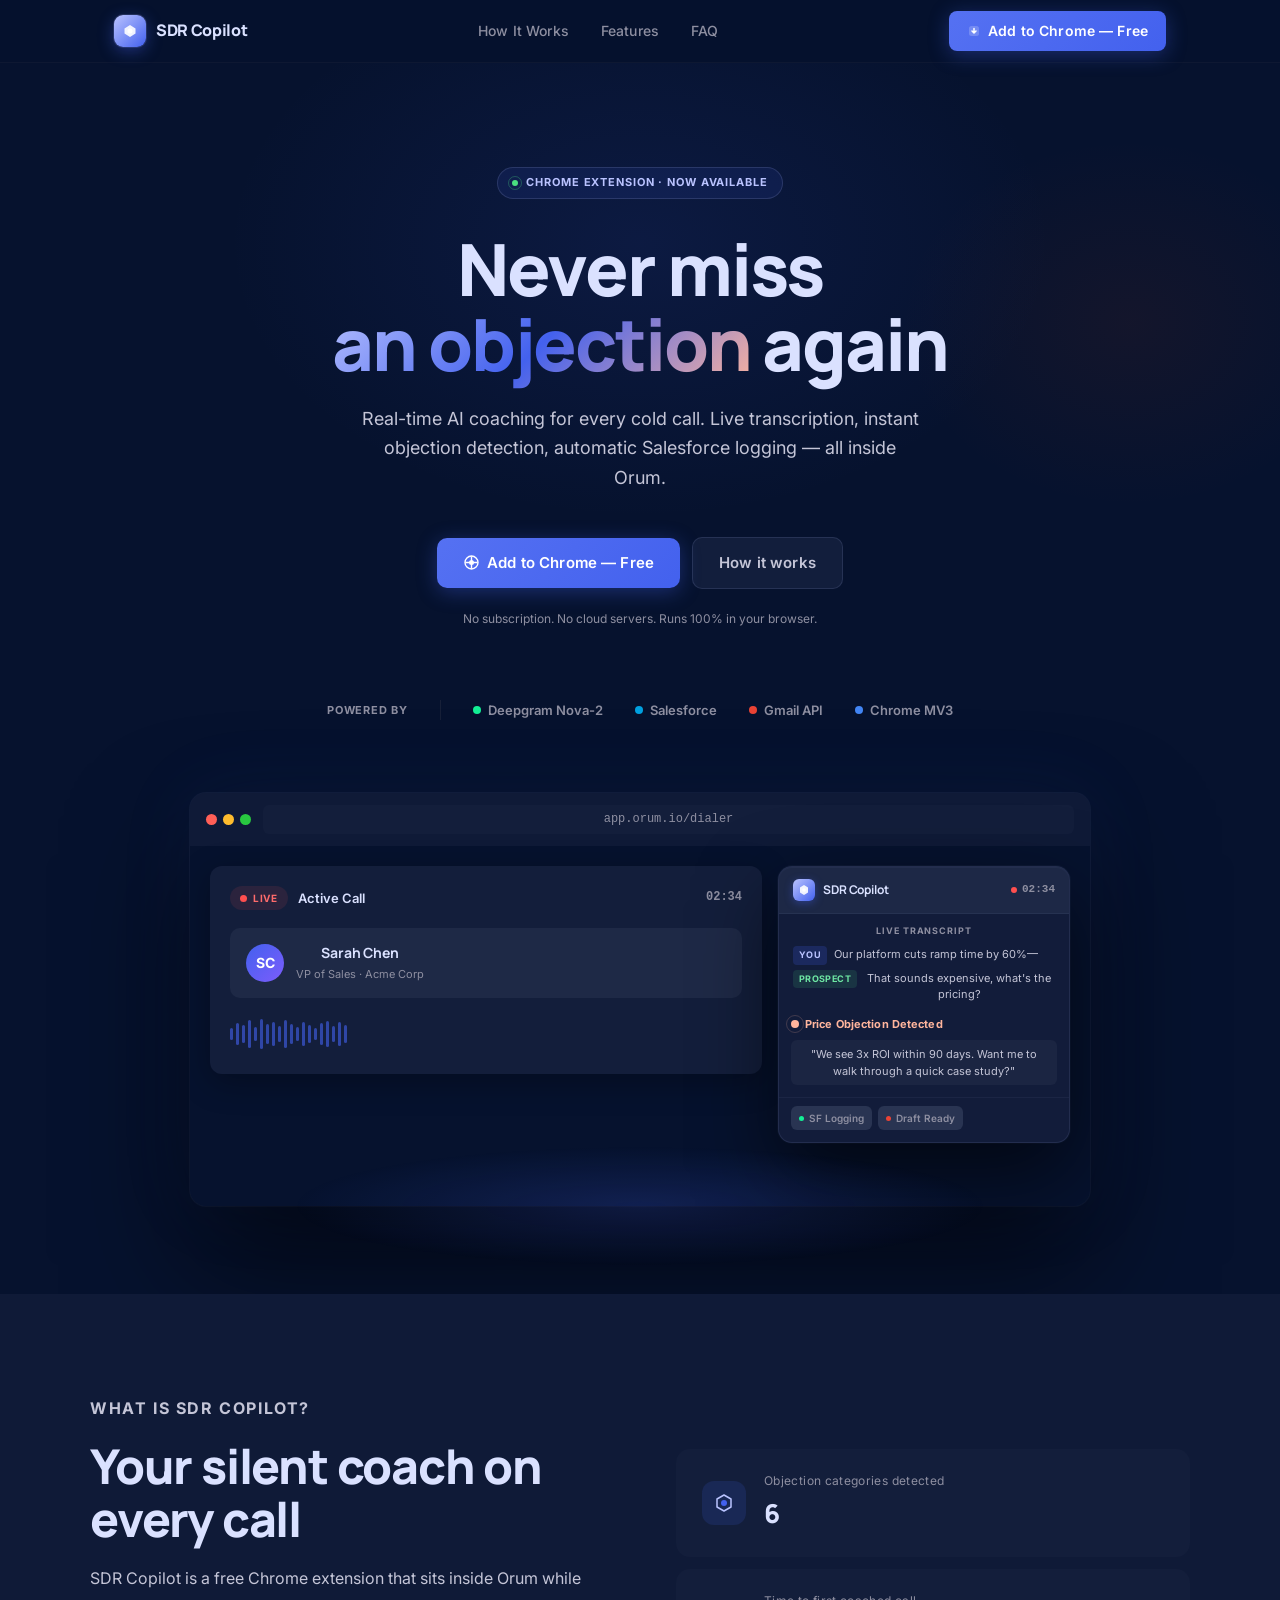
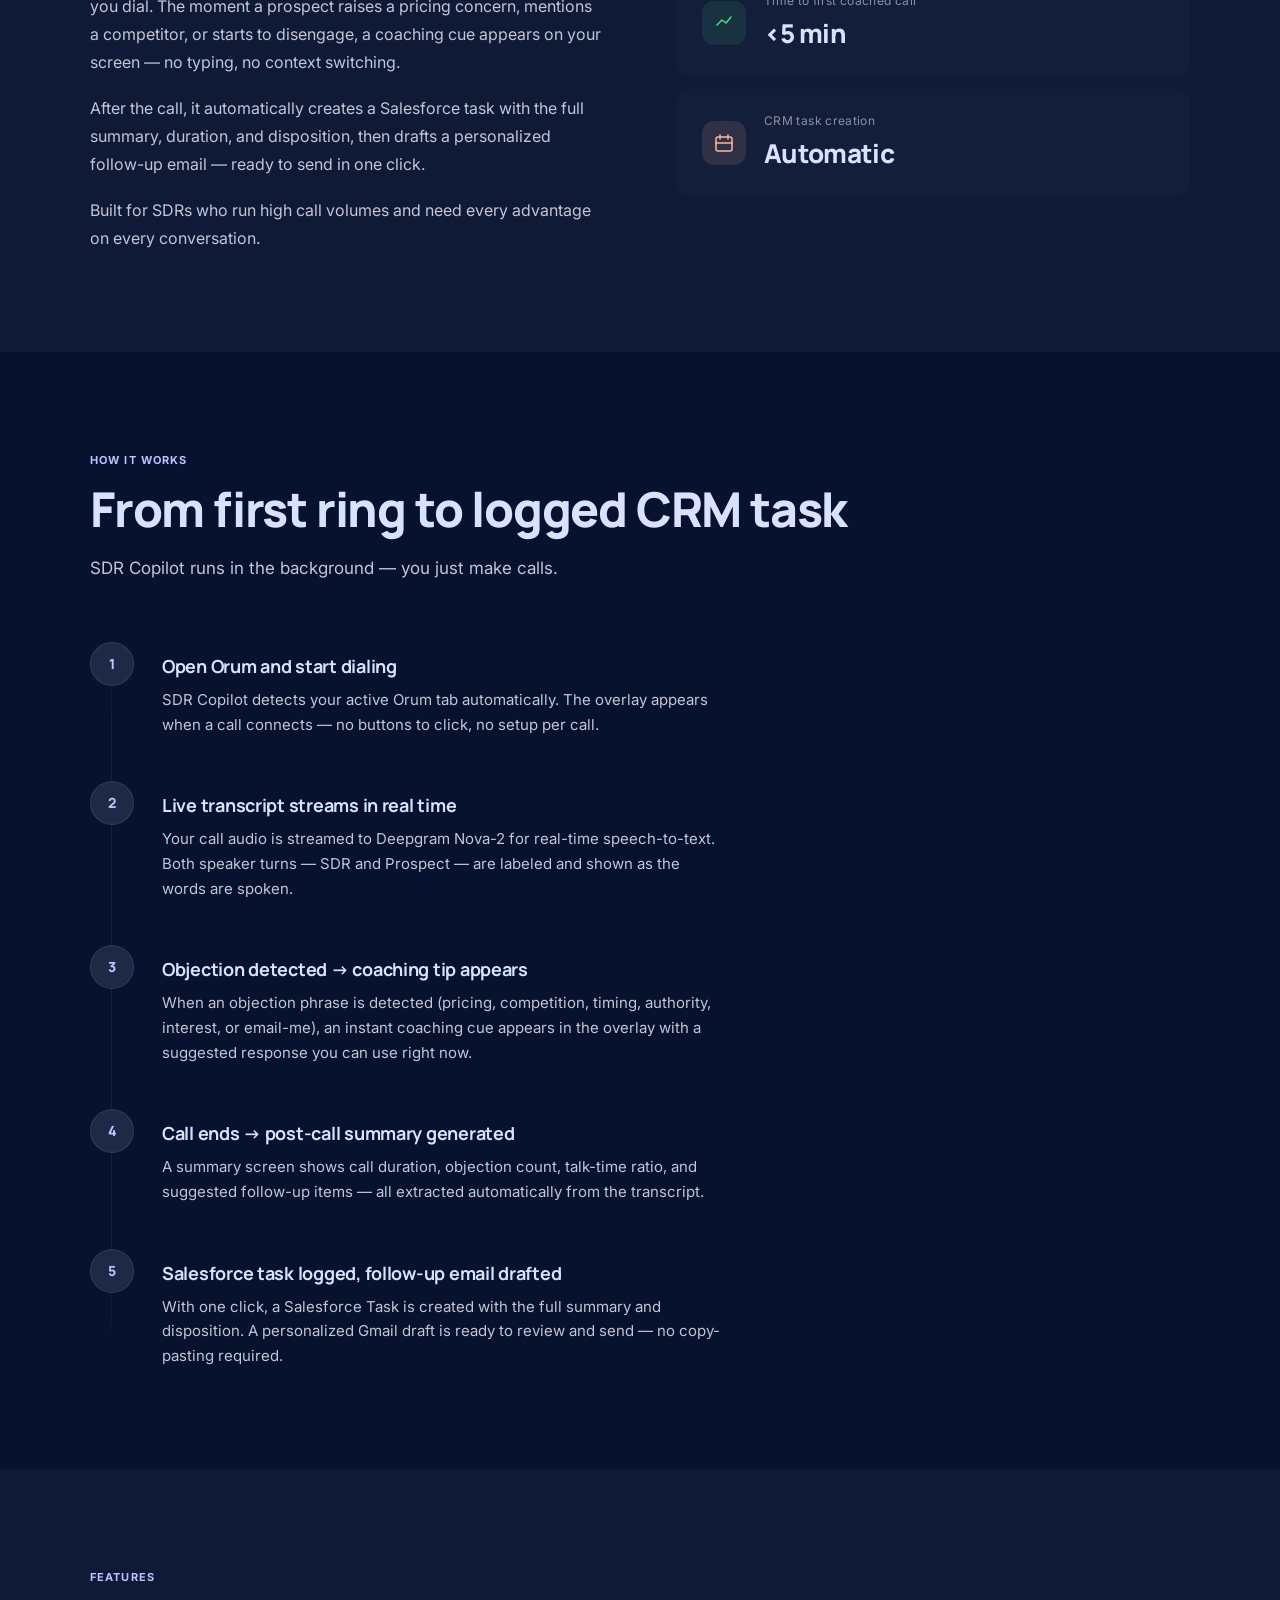
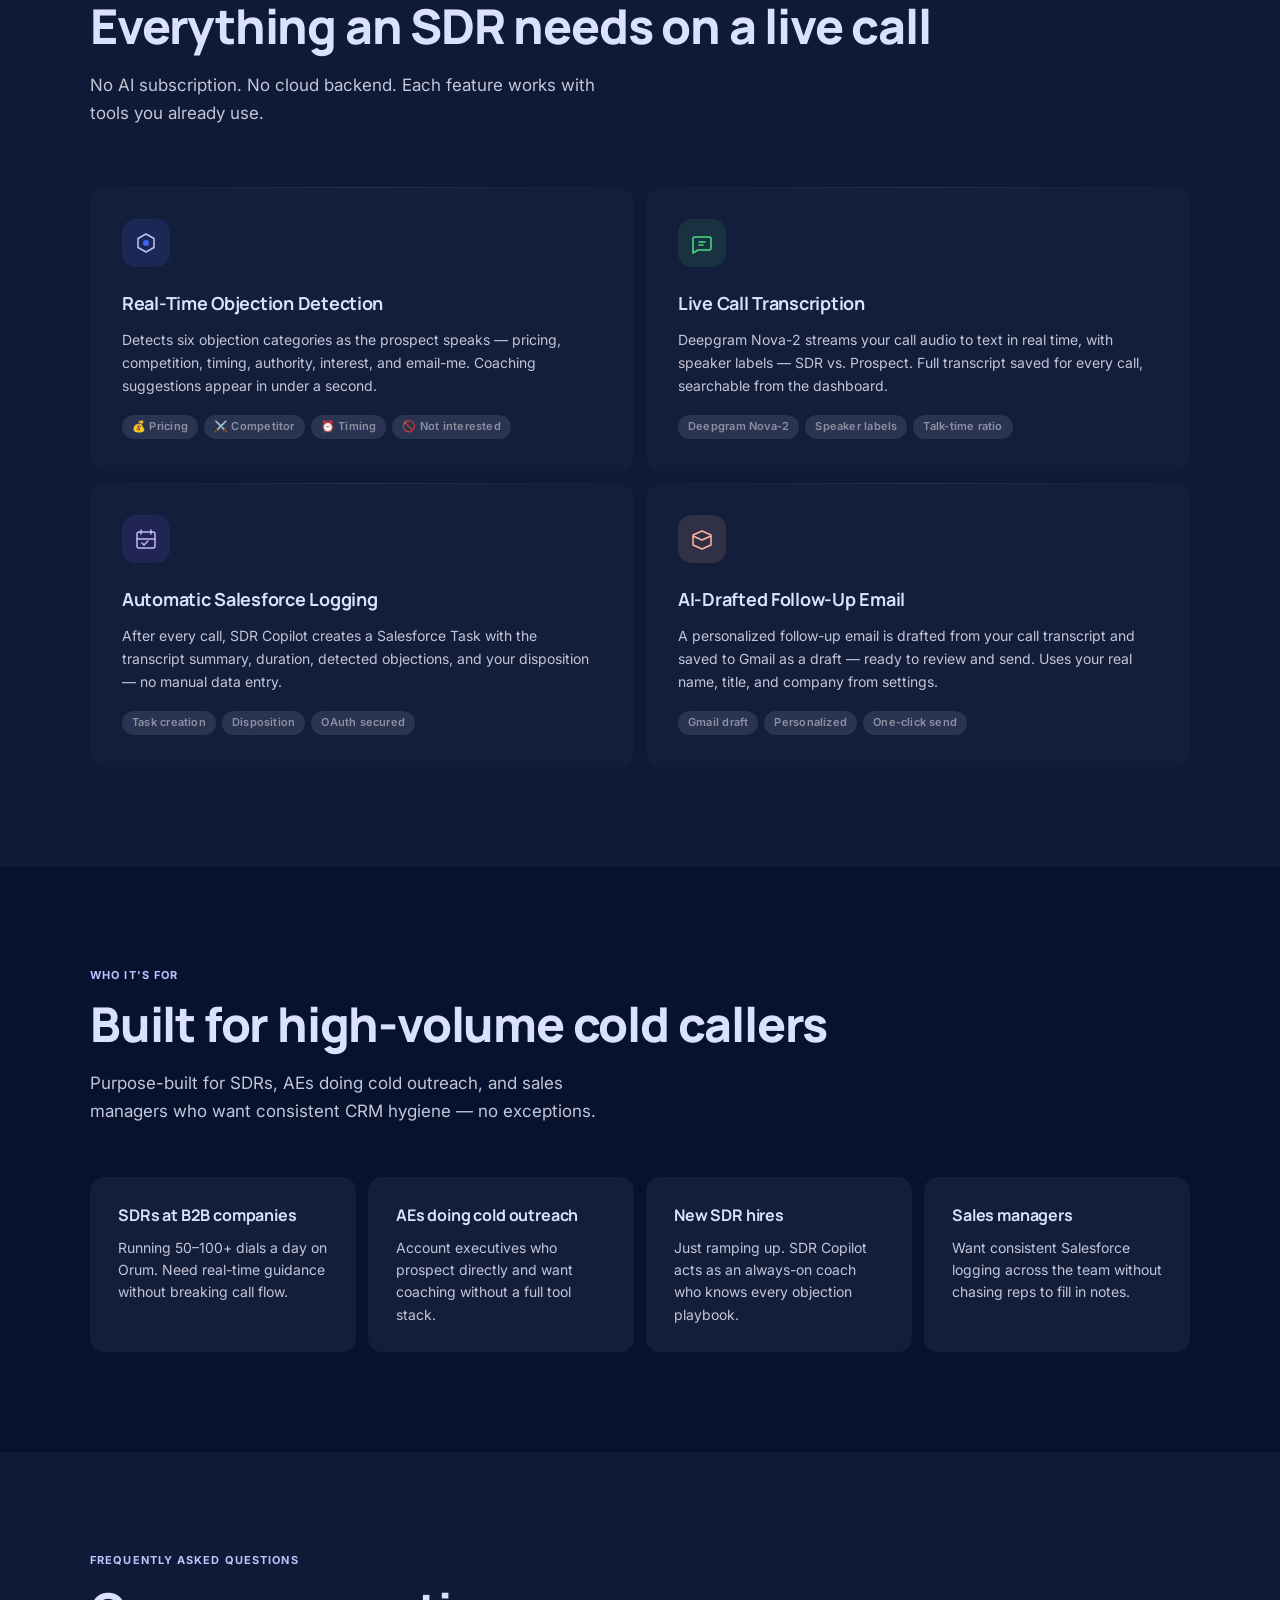
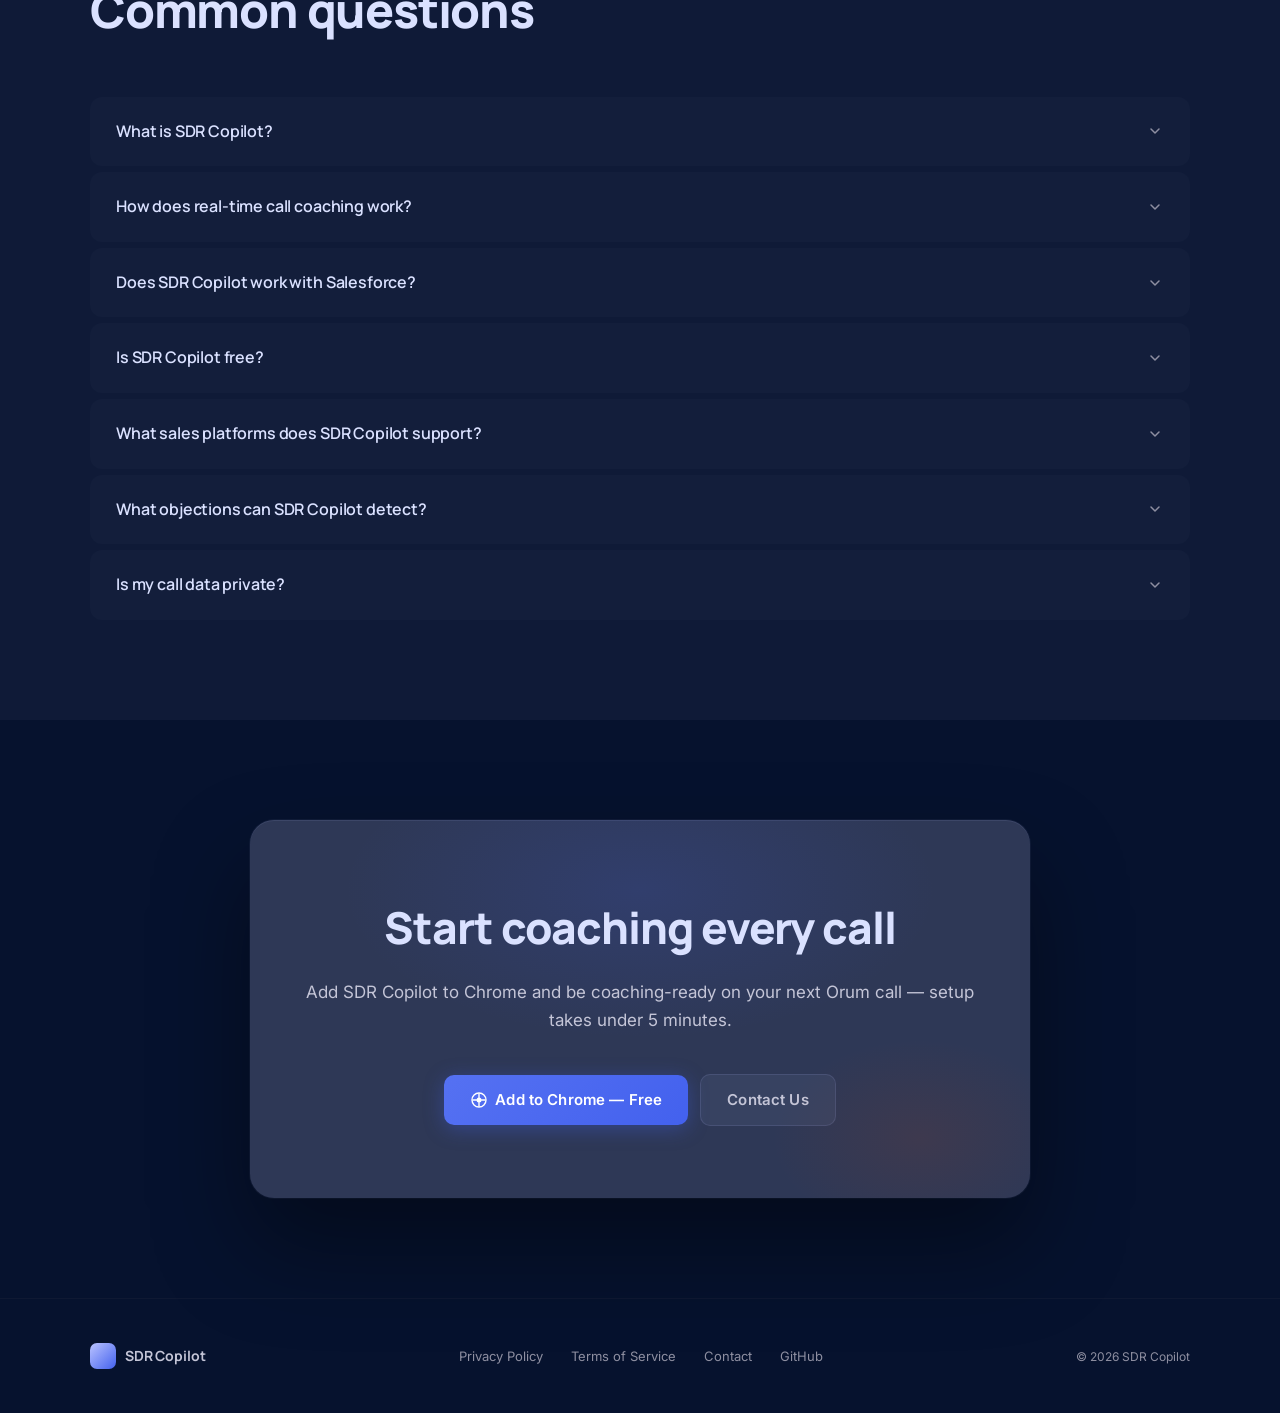
<file: marketing/index.html>
<!DOCTYPE html>
<html lang="en">
<head>
  <meta charset="UTF-8" />
  <meta name="viewport" content="width=device-width, initial-scale=1.0" />

  <!-- ── Primary SEO ── -->
  <title>SDR Copilot — Real-Time AI Sales Coach for Cold Callers</title>
  <meta name="description" content="SDR Copilot is a Chrome extension that coaches you live during Orum cold calls — detects objections, suggests responses, and auto-logs to Salesforce. Free for SDRs." />
  <meta name="keywords" content="SDR AI assistant, real-time call coaching, Chrome extension for sales, objection handling, Orum integration, Salesforce call logging, cold calling tool, sales development rep tool" />
  <link rel="canonical" href="https://sdrcopilot.vercel.app/" />

  <!-- ── Open Graph ── -->
  <meta property="og:type" content="website" />
  <meta property="og:title" content="SDR Copilot — AI Sales Coach for Cold Callers" />
  <meta property="og:description" content="Real-time objection coaching, automatic Salesforce logging, and post-call email drafts — all inside Orum." />
  <meta property="og:image" content="https://sdrcopilot.vercel.app/og-image.png" />
  <meta property="og:url" content="https://sdrcopilot.vercel.app/" />
  <meta property="og:site_name" content="SDR Copilot" />

  <!-- ── Twitter Card ── -->
  <meta name="twitter:card" content="summary_large_image" />
  <meta name="twitter:title" content="SDR Copilot — AI Sales Coach" />
  <meta name="twitter:description" content="Chrome extension that coaches you live on Orum cold calls. Detect objections. Auto-log to Salesforce. Draft follow-up emails." />
  <meta name="twitter:image" content="https://sdrcopilot.vercel.app/og-image.png" />

  <!-- ── Fonts ── -->
  <link rel="preconnect" href="https://fonts.googleapis.com" />
  <link rel="preconnect" href="https://fonts.gstatic.com" crossorigin />
  <link href="https://fonts.googleapis.com/css2?family=Manrope:wght@400;500;600;700;800&family=Inter:wght@400;500;600;700&display=swap" rel="stylesheet" />

  <!-- ── Structured Data: SoftwareApplication ── -->
  <script type="application/ld+json">
  {
    "@context": "https://schema.org",
    "@type": "SoftwareApplication",
    "name": "SDR Copilot",
    "applicationCategory": "BusinessApplication",
    "applicationSubCategory": "Sales Productivity",
    "operatingSystem": "Chrome",
    "offers": {
      "@type": "Offer",
      "price": "0",
      "priceCurrency": "USD"
    },
    "description": "SDR Copilot is a Chrome extension for sales development reps that provides real-time AI coaching during Orum cold calls, detects objections, and automatically logs activity to Salesforce.",
    "featureList": [
      "Real-time objection detection",
      "Live call transcription via Deepgram",
      "Automatic Salesforce task logging",
      "Post-call email draft generation",
      "Call history dashboard"
    ],
    "url": "https://sdrcopilot.vercel.app/",
    "softwareVersion": "1.1.0",
    "author": {
      "@type": "Person",
      "name": "Will DiMaio"
    }
  }
  </script>

  <!-- ── Structured Data: FAQPage ── -->
  <script type="application/ld+json">
  {
    "@context": "https://schema.org",
    "@type": "FAQPage",
    "mainEntity": [
      {
        "@type": "Question",
        "name": "What is SDR Copilot?",
        "acceptedAnswer": {
          "@type": "Answer",
          "text": "SDR Copilot is a free Chrome extension that provides real-time AI coaching during cold calls on Orum. It detects objections as they happen, suggests responses, transcribes the call, and automatically logs the activity to Salesforce."
        }
      },
      {
        "@type": "Question",
        "name": "How does real-time call coaching work?",
        "acceptedAnswer": {
          "@type": "Answer",
          "text": "SDR Copilot captures your call audio directly in the browser using the Chrome tab capture API, streams it to Deepgram for live transcription, and then analyzes the transcript for objection patterns. When an objection is detected, a coaching cue appears on screen instantly — no manual input required."
        }
      },
      {
        "@type": "Question",
        "name": "Does SDR Copilot work with Salesforce?",
        "acceptedAnswer": {
          "@type": "Answer",
          "text": "Yes. SDR Copilot automatically creates a Salesforce Task after each call with the transcript summary, duration, objections detected, and disposition — no copy-pasting required."
        }
      },
      {
        "@type": "Question",
        "name": "Is SDR Copilot free?",
        "acceptedAnswer": {
          "@type": "Answer",
          "text": "Yes, SDR Copilot is free to install from the Chrome Web Store. You need your own Deepgram API key (free tier available) for transcription."
        }
      },
      {
        "@type": "Question",
        "name": "What sales platforms does SDR Copilot support?",
        "acceptedAnswer": {
          "@type": "Answer",
          "text": "SDR Copilot currently integrates with Orum for call detection and dialing, Salesforce for CRM logging, and Gmail for post-call email drafts."
        }
      },
      {
        "@type": "Question",
        "name": "What objections can SDR Copilot detect?",
        "acceptedAnswer": {
          "@type": "Answer",
          "text": "SDR Copilot detects six objection categories in real time: pricing objections, timing objections, competitor mentions, gatekeeper deflections, 'not interested' signals, and requests to email instead of call."
        }
      }
    ]
  }
  </script>

  <style>
    /* ── Stitch Design System ── */
    :root {
      /* Surface hierarchy */
      --bg:          #06122e;
      --bg-2:        #0f1a37;
      --surface:     #131e3b;
      --surface-2:   #1e2946;
      --surface-3:   #293452;
      --surface-bright: #2e3856;

      /* Text */
      --text:        #dae1ff;
      --text-2:      #c4c5d7;
      --text-3:      #8e8fa1;

      /* Accent - electric blue */
      --accent:      #4361ee;
      --accent-light: #bac3ff;
      --accent-dim:  rgba(67, 97, 238, 0.14);

      /* Tertiary - warm orange */
      --orange:      #ffb59d;
      --orange-deep: #c6420b;
      --orange-dim:  rgba(255, 181, 157, 0.12);

      /* Ghost border (felt, not seen) */
      --border:      rgba(68, 70, 85, 0.15);
      --border-mid:  rgba(68, 70, 85, 0.28);
      --border-hi:   rgba(186, 195, 255, 0.12);

      /* Success */
      --success:     #4ade80;
      --success-dim: rgba(74, 222, 128, 0.1);

      /* Fonts */
      --font-display: 'Manrope', -apple-system, sans-serif;
      --font-body:    'Inter', -apple-system, sans-serif;
    }

    *, *::before, *::after { box-sizing: border-box; margin: 0; padding: 0; }
    html { scroll-behavior: smooth; }

    body {
      background: var(--bg);
      color: var(--text);
      font-family: var(--font-body);
      font-size: 15px;
      line-height: 1.6;
      -webkit-font-smoothing: antialiased;
    }

    a { color: inherit; text-decoration: none; }

    /* ── Scroll-reveal ── */
    .reveal {
      opacity: 0;
      transform: translateY(24px);
      transition: opacity 0.6s cubic-bezier(0.16,1,0.3,1), transform 0.6s cubic-bezier(0.16,1,0.3,1);
    }
    .reveal.visible {
      opacity: 1;
      transform: none;
    }
    .reveal-delay-1 { transition-delay: 0.1s; }
    .reveal-delay-2 { transition-delay: 0.18s; }
    .reveal-delay-3 { transition-delay: 0.26s; }
    .reveal-delay-4 { transition-delay: 0.34s; }

    /* ── Nav ── */
    .nav {
      position: sticky;
      top: 0;
      z-index: 100;
      background: rgba(6, 18, 46, 0.75);
      backdrop-filter: blur(24px);
      -webkit-backdrop-filter: blur(24px);
      border-bottom: 1px solid var(--border);
    }

    .nav-inner {
      max-width: 1100px;
      margin: 0 auto;
      padding: 0 24px;
      height: 62px;
      display: flex;
      align-items: center;
      justify-content: space-between;
      gap: 24px;
    }

    .nav-logo {
      display: flex;
      align-items: center;
      gap: 10px;
      font-family: var(--font-display);
      font-size: 16px;
      font-weight: 800;
      letter-spacing: -0.02em;
      color: var(--text);
    }

    .nav-logo-mark {
      width: 32px;
      height: 32px;
      border-radius: 9px;
      background: linear-gradient(135deg, var(--accent-light) 0%, var(--accent) 100%);
      display: flex;
      align-items: center;
      justify-content: center;
      box-shadow: 0 4px 16px rgba(67, 97, 238, 0.4), 0 0 0 1px rgba(186,195,255,0.15);
    }

    .nav-links {
      display: flex;
      align-items: center;
      gap: 32px;
      list-style: none;
    }

    .nav-links a {
      font-size: 14px;
      font-weight: 500;
      color: var(--text-3);
      transition: color 0.15s;
      letter-spacing: 0.01em;
    }

    .nav-links a:hover { color: var(--text); }

    /* ── Buttons ── */
    .btn {
      display: inline-flex;
      align-items: center;
      gap: 7px;
      font-family: var(--font-body);
      font-size: 14px;
      font-weight: 600;
      padding: 9px 18px;
      border-radius: 8px;
      border: none;
      cursor: pointer;
      transition: all 0.15s;
      white-space: nowrap;
      text-decoration: none;
      letter-spacing: 0.01em;
    }

    .btn-primary {
      background: linear-gradient(135deg, #5571f2 0%, var(--accent) 100%);
      color: white;
      box-shadow: 0 4px 20px rgba(67, 97, 238, 0.35);
    }

    .btn-primary:hover {
      background: linear-gradient(135deg, #6b84f5 0%, #5571f2 100%);
      box-shadow: 0 6px 28px rgba(67, 97, 238, 0.5);
      transform: translateY(-1px);
    }

    .btn-ghost {
      background: rgba(186, 195, 255, 0.07);
      color: var(--text-2);
      border: 1px solid var(--border-hi);
    }

    .btn-ghost:hover {
      background: rgba(186, 195, 255, 0.12);
      color: var(--text);
    }

    .btn-lg {
      font-size: 15px;
      padding: 13px 26px;
      border-radius: 10px;
    }

    /* ── Hero ── */
    .hero {
      padding: 104px 24px 88px;
      text-align: center;
      position: relative;
      overflow: hidden;
    }

    /* Atmospheric glow blobs */
    .hero::before {
      content: '';
      position: absolute;
      top: -120px;
      left: 50%;
      transform: translateX(-50%);
      width: 900px;
      height: 600px;
      background: radial-gradient(ellipse at center, rgba(67,97,238,0.1) 0%, rgba(6,18,46,0) 65%);
      pointer-events: none;
    }

    .hero::after {
      content: '';
      position: absolute;
      top: 60px;
      right: -100px;
      width: 500px;
      height: 400px;
      background: radial-gradient(ellipse at center, rgba(198, 66, 11, 0.07) 0%, transparent 65%);
      pointer-events: none;
    }

    .hero-inner {
      position: relative;
      z-index: 1;
    }

    .hero-badge {
      display: inline-flex;
      align-items: center;
      gap: 8px;
      font-family: var(--font-body);
      font-size: 11px;
      font-weight: 700;
      letter-spacing: 0.08em;
      text-transform: uppercase;
      color: var(--accent-light);
      background: rgba(67, 97, 238, 0.1);
      border: 1px solid rgba(186, 195, 255, 0.15);
      border-radius: 100px;
      padding: 6px 14px;
      margin-bottom: 32px;
    }

    .hero-badge-pulse {
      width: 6px;
      height: 6px;
      border-radius: 50%;
      background: var(--success);
      position: relative;
    }

    .hero-badge-pulse::after {
      content: '';
      position: absolute;
      inset: -4px;
      border-radius: 50%;
      border: 1.5px solid var(--success);
      opacity: 0.3;
      animation: pulse-ring 1.8s ease-in-out infinite;
    }

    @keyframes pulse-ring {
      0%, 100% { transform: scale(1); opacity: 0.3; }
      50% { transform: scale(1.6); opacity: 0; }
    }

    .hero h1 {
      font-family: var(--font-display);
      font-size: clamp(40px, 6.5vw, 72px);
      font-weight: 800;
      letter-spacing: -0.03em;
      line-height: 1.05;
      color: var(--text);
      margin-bottom: 22px;
      max-width: 820px;
      margin-left: auto;
      margin-right: auto;
    }

    .hero h1 .gradient-text {
      background: linear-gradient(135deg, var(--accent-light) 0%, var(--accent) 50%, var(--orange) 100%);
      -webkit-background-clip: text;
      -webkit-text-fill-color: transparent;
      background-clip: text;
    }

    .hero-sub {
      font-size: 18px;
      color: var(--text-2);
      line-height: 1.65;
      max-width: 560px;
      margin: 0 auto 44px;
      font-weight: 400;
    }

    .hero-ctas {
      display: flex;
      align-items: center;
      justify-content: center;
      gap: 12px;
      flex-wrap: wrap;
      margin-bottom: 20px;
    }

    .hero-note {
      font-size: 12px;
      color: var(--text-3);
      margin-bottom: 72px;
    }

    /* ── Trust bar ── */
    .trust-bar {
      display: flex;
      align-items: center;
      justify-content: center;
      gap: 32px;
      flex-wrap: wrap;
      margin-bottom: 72px;
    }

    .trust-label {
      font-size: 11px;
      font-weight: 700;
      letter-spacing: 0.07em;
      text-transform: uppercase;
      color: var(--text-3);
    }

    .trust-divider {
      width: 1px;
      height: 20px;
      background: var(--border-mid);
    }

    .trust-item {
      display: flex;
      align-items: center;
      gap: 7px;
      font-size: 13px;
      font-weight: 600;
      color: var(--text-3);
      transition: color 0.15s;
    }

    .trust-item:hover { color: var(--text-2); }

    .trust-dot {
      width: 8px;
      height: 8px;
      border-radius: 50%;
    }

    /* ── Hero visual ── */
    .hero-visual {
      max-width: 900px;
      margin: 0 auto;
      position: relative;
    }

    .hero-visual-glow {
      position: absolute;
      bottom: -60px;
      left: 50%;
      transform: translateX(-50%);
      width: 700px;
      height: 120px;
      background: radial-gradient(ellipse, rgba(67, 97, 238, 0.18) 0%, transparent 70%);
      pointer-events: none;
    }

    /* Browser chrome */
    .mock-browser {
      background: var(--surface);
      border-radius: 16px;
      overflow: hidden;
      box-shadow:
        0 60px 120px rgba(0,0,0,0.6),
        0 0 0 1px rgba(186,195,255,0.06),
        0 0 80px rgba(67, 97, 238, 0.08);
    }

    .mock-browser-bar {
      background: var(--bg-2);
      padding: 12px 16px;
      display: flex;
      align-items: center;
      gap: 12px;
    }

    .mock-dots {
      display: flex;
      gap: 6px;
    }

    .mock-dot {
      width: 11px;
      height: 11px;
      border-radius: 50%;
    }

    .mock-dot:nth-child(1) { background: #ff5f57; }
    .mock-dot:nth-child(2) { background: #febc2e; }
    .mock-dot:nth-child(3) { background: #28c840; }

    .mock-url-bar {
      flex: 1;
      background: var(--surface);
      border-radius: 6px;
      padding: 5px 12px;
      font-size: 12px;
      color: var(--text-3);
      font-family: 'SF Mono', 'Fira Code', monospace;
    }

    .mock-screen {
      background: var(--bg);
      padding: 20px;
      min-height: 360px;
      position: relative;
      display: flex;
      align-items: flex-start;
      gap: 16px;
    }

    /* Left: Orum dialer */
    .mock-dialer {
      flex: 1;
      background: var(--surface);
      border-radius: 12px;
      padding: 20px;
      box-shadow: 0 8px 32px rgba(0,0,0,0.3);
    }

    .mock-dialer-header {
      display: flex;
      align-items: center;
      gap: 10px;
      margin-bottom: 18px;
    }

    .mock-live-indicator {
      display: flex;
      align-items: center;
      gap: 6px;
      background: rgba(255, 79, 79, 0.1);
      border-radius: 100px;
      padding: 4px 10px;
    }

    .mock-live-dot {
      width: 7px;
      height: 7px;
      border-radius: 50%;
      background: #ff4f4f;
      animation: pulse-dot 1.4s ease infinite;
    }

    @keyframes pulse-dot {
      0%, 100% { opacity: 1; }
      50% { opacity: 0.4; }
    }

    .mock-live-text {
      font-size: 10px;
      font-weight: 700;
      letter-spacing: 0.07em;
      text-transform: uppercase;
      color: #ff6b6b;
    }

    .mock-dialer-title {
      font-size: 13px;
      font-weight: 600;
      color: var(--text);
    }

    .mock-timer {
      font-size: 12px;
      font-weight: 600;
      color: var(--text-3);
      margin-left: auto;
      font-family: 'SF Mono', monospace;
    }

    .mock-prospect-card {
      background: var(--surface-2);
      border-radius: 10px;
      padding: 14px 16px;
      margin-bottom: 16px;
      display: flex;
      align-items: center;
      gap: 12px;
    }

    .mock-prospect-avatar {
      width: 38px;
      height: 38px;
      border-radius: 50%;
      background: linear-gradient(135deg, var(--accent) 0%, #7c5cfc 100%);
      display: flex;
      align-items: center;
      justify-content: center;
      font-size: 14px;
      font-weight: 700;
      color: white;
      flex-shrink: 0;
    }

    .mock-prospect-name {
      font-size: 14px;
      font-weight: 700;
      font-family: var(--font-display);
      color: var(--text);
      margin-bottom: 2px;
      letter-spacing: -0.01em;
    }

    .mock-prospect-role {
      font-size: 11px;
      color: var(--text-3);
    }

    .mock-waveform {
      display: flex;
      align-items: center;
      gap: 3px;
      height: 40px;
      padding: 4px 0;
    }

    .mock-bar {
      width: 3px;
      background: var(--accent);
      border-radius: 2px;
      opacity: 0.6;
    }

    .mock-bar:nth-child(1)  { height: 40%; animation: wave 1.1s ease-in-out infinite 0.0s; }
    .mock-bar:nth-child(2)  { height: 70%; animation: wave 0.9s ease-in-out infinite 0.1s; }
    .mock-bar:nth-child(3)  { height: 55%; animation: wave 1.2s ease-in-out infinite 0.2s; }
    .mock-bar:nth-child(4)  { height: 85%; animation: wave 0.8s ease-in-out infinite 0.15s; }
    .mock-bar:nth-child(5)  { height: 45%; animation: wave 1.0s ease-in-out infinite 0.05s; }
    .mock-bar:nth-child(6)  { height: 95%; animation: wave 0.9s ease-in-out infinite 0.25s; }
    .mock-bar:nth-child(7)  { height: 60%; animation: wave 1.1s ease-in-out infinite 0.35s; }
    .mock-bar:nth-child(8)  { height: 75%; animation: wave 0.8s ease-in-out infinite 0.2s; }
    .mock-bar:nth-child(9)  { height: 50%; animation: wave 1.0s ease-in-out infinite 0.1s; }
    .mock-bar:nth-child(10) { height: 88%; animation: wave 0.9s ease-in-out infinite 0.3s; }
    .mock-bar:nth-child(11) { height: 62%; animation: wave 1.2s ease-in-out infinite 0.0s; }
    .mock-bar:nth-child(12) { height: 42%; animation: wave 1.0s ease-in-out infinite 0.15s; }
    .mock-bar:nth-child(13) { height: 78%; animation: wave 0.8s ease-in-out infinite 0.4s; }
    .mock-bar:nth-child(14) { height: 55%; animation: wave 0.9s ease-in-out infinite 0.05s; }
    .mock-bar:nth-child(15) { height: 38%; animation: wave 1.1s ease-in-out infinite 0.2s; }
    .mock-bar:nth-child(16) { height: 68%; animation: wave 1.0s ease-in-out infinite 0.3s; }
    .mock-bar:nth-child(17) { height: 82%; animation: wave 0.9s ease-in-out infinite 0.1s; }
    .mock-bar:nth-child(18) { height: 48%; animation: wave 1.1s ease-in-out infinite 0.25s; }
    .mock-bar:nth-child(19) { height: 72%; animation: wave 0.8s ease-in-out infinite 0.35s; }
    .mock-bar:nth-child(20) { height: 58%; animation: wave 1.0s ease-in-out infinite 0.0s; }

    @keyframes wave {
      0%, 100% { transform: scaleY(1); }
      50% { transform: scaleY(1.45); }
    }

    /* Right: SDR Copilot overlay */
    .mock-overlay {
      width: 292px;
      background: rgba(19, 30, 59, 0.95);
      border: 1px solid rgba(186, 195, 255, 0.1);
      border-radius: 14px;
      box-shadow:
        0 32px 80px rgba(0,0,0,0.6),
        0 0 0 1px rgba(186,195,255,0.04),
        inset 0 1px 0 rgba(186,195,255,0.07);
      overflow: hidden;
      flex-shrink: 0;
      backdrop-filter: blur(24px);
      animation: overlay-slide-in 0.6s cubic-bezier(0.16, 1, 0.3, 1) 0.3s both;
    }

    @keyframes overlay-slide-in {
      from { opacity: 0; transform: translateX(24px) scale(0.96); }
      to   { opacity: 1; transform: none; }
    }

    .mock-overlay-header {
      display: flex;
      align-items: center;
      justify-content: space-between;
      padding: 12px 14px;
      background: rgba(41, 52, 82, 0.5);
      border-bottom: 1px solid rgba(186, 195, 255, 0.06);
    }

    .mock-overlay-brand {
      display: flex;
      align-items: center;
      gap: 8px;
    }

    .mock-overlay-icon {
      width: 22px;
      height: 22px;
      border-radius: 6px;
      background: linear-gradient(135deg, var(--accent-light) 0%, var(--accent) 100%);
      display: flex;
      align-items: center;
      justify-content: center;
      box-shadow: 0 2px 8px rgba(67, 97, 238, 0.4);
    }

    .mock-overlay-name {
      font-size: 12px;
      font-weight: 700;
      font-family: var(--font-display);
      color: var(--text);
      letter-spacing: -0.01em;
    }

    .mock-overlay-status {
      display: flex;
      align-items: center;
      gap: 5px;
    }

    .mock-rec-dot {
      width: 6px;
      height: 6px;
      border-radius: 50%;
      background: #ff4f4f;
      animation: pulse-dot 1.4s ease infinite;
    }

    .mock-rec-time {
      font-size: 11px;
      font-weight: 600;
      color: var(--text-3);
      font-family: 'SF Mono', monospace;
    }

    .mock-transcript-section {
      padding: 10px 14px 8px;
    }

    .mock-section-label {
      font-size: 9px;
      font-weight: 700;
      letter-spacing: 0.1em;
      text-transform: uppercase;
      color: var(--text-3);
      margin-bottom: 8px;
    }

    .mock-transcript-line {
      display: flex;
      align-items: baseline;
      gap: 7px;
      margin-bottom: 5px;
    }

    .mock-speaker {
      font-size: 9px;
      font-weight: 700;
      padding: 2px 6px;
      border-radius: 4px;
      white-space: nowrap;
      letter-spacing: 0.04em;
      text-transform: uppercase;
    }

    .mock-speaker-you {
      background: rgba(67, 97, 238, 0.2);
      color: var(--accent-light);
    }

    .mock-speaker-prospect {
      background: rgba(74, 222, 128, 0.12);
      color: #6ee7a4;
    }

    .mock-transcript-text {
      font-size: 11px;
      color: var(--text-2);
      line-height: 1.45;
    }

    /* Objection alert */
    .mock-objection-section {
      padding: 0 12px 12px;
    }

    .mock-objection-card {
      background: rgba(198, 66, 11, 0.1);
      border-radius: 9px;
      padding: 10px 12px;
      border-left: 3px solid var(--orange-deep);
      animation: obj-flash 0.5s cubic-bezier(0.16,1,0.3,1) 0.6s both;
    }

    @keyframes obj-flash {
      from { opacity: 0; transform: translateX(8px); background: rgba(198,66,11,0.25); }
      to   { opacity: 1; transform: none; background: rgba(198,66,11,0.1); }
    }

    .mock-obj-alert {
      display: flex;
      align-items: center;
      gap: 6px;
      margin-bottom: 7px;
    }

    /* Pulse indicator (Stitch "The Pulse" component) */
    .mock-pulse-dot {
      width: 8px;
      height: 8px;
      border-radius: 50%;
      background: var(--orange);
      position: relative;
      flex-shrink: 0;
    }

    .mock-pulse-dot::after {
      content: '';
      position: absolute;
      inset: -5px;
      border-radius: 50%;
      border: 1.5px solid var(--orange);
      opacity: 0.2;
      animation: pulse-ring 1.4s ease-in-out infinite;
    }

    .mock-obj-label {
      font-size: 11px;
      font-weight: 700;
      color: var(--orange);
      letter-spacing: 0.01em;
    }

    .mock-obj-suggestion {
      font-size: 11px;
      color: var(--text-2);
      line-height: 1.5;
      background: rgba(255,255,255,0.04);
      border-radius: 6px;
      padding: 6px 8px;
    }

    /* Integration status row */
    .mock-integrations {
      display: flex;
      gap: 6px;
      padding: 8px 12px 12px;
      border-top: 1px solid rgba(186,195,255,0.05);
    }

    .mock-int-badge {
      display: flex;
      align-items: center;
      gap: 5px;
      background: var(--surface-3);
      border-radius: 6px;
      padding: 4px 8px;
      font-size: 10px;
      font-weight: 600;
      color: var(--text-3);
    }

    .mock-int-dot {
      width: 5px;
      height: 5px;
      border-radius: 50%;
    }

    /* ── Section layout ── */
    .section {
      padding: 100px 24px;
    }

    .section-inner {
      max-width: 1100px;
      margin: 0 auto;
    }

    .section-eyebrow {
      font-size: 11px;
      font-weight: 700;
      letter-spacing: 0.1em;
      text-transform: uppercase;
      color: var(--accent-light);
      margin-bottom: 14px;
      font-family: var(--font-body);
    }

    .section-title {
      font-family: var(--font-display);
      font-size: clamp(30px, 4.5vw, 48px);
      font-weight: 800;
      letter-spacing: -0.025em;
      line-height: 1.1;
      color: var(--text);
      margin-bottom: 18px;
    }

    .section-sub {
      font-size: 17px;
      color: var(--text-2);
      max-width: 540px;
      line-height: 1.65;
    }

    /* ── What section ── */
    .what-section {
      background: var(--bg-2);
    }

    .what-grid {
      display: grid;
      grid-template-columns: 1fr 1fr;
      gap: 72px;
      align-items: center;
    }

    .what-text p {
      font-size: 16px;
      color: var(--text-2);
      line-height: 1.75;
      margin-bottom: 18px;
    }

    .what-text p:last-child { margin-bottom: 0; }

    .what-stats {
      display: flex;
      flex-direction: column;
      gap: 12px;
    }

    .what-stat {
      background: var(--surface);
      border-radius: 14px;
      padding: 22px 26px;
      display: flex;
      align-items: center;
      gap: 18px;
      transition: background 0.2s, transform 0.2s;
    }

    .what-stat:hover {
      background: var(--surface-2);
      transform: translateX(4px);
    }

    .what-stat-icon {
      width: 44px;
      height: 44px;
      border-radius: 12px;
      display: flex;
      align-items: center;
      justify-content: center;
      flex-shrink: 0;
    }

    .what-stat-icon.blue  { background: rgba(67, 97, 238, 0.14); }
    .what-stat-icon.green { background: rgba(74, 222, 128, 0.1); }
    .what-stat-icon.orange{ background: rgba(255, 181, 157, 0.12); }

    .what-stat-label {
      font-size: 12px;
      color: var(--text-3);
      letter-spacing: 0.03em;
      margin-bottom: 3px;
    }

    .what-stat-value {
      font-family: var(--font-display);
      font-size: 26px;
      font-weight: 800;
      letter-spacing: -0.025em;
      color: var(--text);
    }

    /* ── How It Works ── */
    .steps {
      display: flex;
      flex-direction: column;
      gap: 0;
      margin-top: 60px;
      position: relative;
    }

    .steps::before {
      content: '';
      position: absolute;
      left: 21px;
      top: 20px;
      bottom: 20px;
      width: 1px;
      background: linear-gradient(to bottom,
        transparent,
        var(--border-mid) 10%,
        var(--border-mid) 90%,
        transparent);
    }

    .step {
      display: flex;
      gap: 28px;
      padding: 0 0 44px;
    }

    .step:last-child { padding-bottom: 0; }

    .step-num {
      width: 44px;
      height: 44px;
      border-radius: 50%;
      background: var(--surface-2);
      border: 1px solid var(--border-hi);
      display: flex;
      align-items: center;
      justify-content: center;
      font-family: var(--font-display);
      font-size: 14px;
      font-weight: 800;
      color: var(--accent-light);
      flex-shrink: 0;
      position: relative;
      z-index: 1;
    }

    .step-body {
      padding-top: 10px;
    }

    .step-title {
      font-family: var(--font-display);
      font-size: 18px;
      font-weight: 700;
      color: var(--text);
      margin-bottom: 7px;
      letter-spacing: -0.015em;
    }

    .step-desc {
      font-size: 15px;
      color: var(--text-2);
      line-height: 1.65;
      max-width: 560px;
    }

    /* ── Features ── */
    .features-section {
      background: var(--bg-2);
    }

    .features-grid {
      display: grid;
      grid-template-columns: repeat(2, 1fr);
      gap: 12px;
      margin-top: 60px;
    }

    @media (max-width: 640px) {
      .features-grid { grid-template-columns: 1fr; }
    }

    .feature-card {
      background: var(--surface);
      border-radius: 16px;
      padding: 32px;
      transition: background 0.2s, transform 0.2s, box-shadow 0.2s;
      position: relative;
      overflow: hidden;
    }

    .feature-card::before {
      content: '';
      position: absolute;
      top: 0;
      left: 0;
      right: 0;
      height: 1px;
      background: linear-gradient(90deg, transparent, rgba(186,195,255,0.1), transparent);
    }

    .feature-card:hover {
      background: var(--surface-2);
      transform: scale(1.01);
      box-shadow: 0 16px 48px rgba(0,0,0,0.3), 0 0 0 1px rgba(186,195,255,0.08);
    }

    .feature-icon {
      width: 48px;
      height: 48px;
      border-radius: 14px;
      display: flex;
      align-items: center;
      justify-content: center;
      margin-bottom: 22px;
    }

    .feature-icon.blue   { background: rgba(67, 97, 238, 0.14); }
    .feature-icon.green  { background: rgba(74, 222, 128, 0.1); }
    .feature-icon.purple { background: rgba(124, 92, 252, 0.12); }
    .feature-icon.orange { background: rgba(255, 181, 157, 0.12); }

    .feature-title {
      font-family: var(--font-display);
      font-size: 18px;
      font-weight: 700;
      color: var(--text);
      margin-bottom: 10px;
      letter-spacing: -0.015em;
    }

    .feature-desc {
      font-size: 14px;
      color: var(--text-2);
      line-height: 1.65;
      margin-bottom: 18px;
    }

    .feature-tags {
      display: flex;
      flex-wrap: wrap;
      gap: 6px;
    }

    .tag {
      font-size: 11px;
      font-weight: 600;
      padding: 3px 10px;
      border-radius: 100px;
      background: var(--surface-3);
      color: var(--text-3);
      letter-spacing: 0.02em;
    }

    /* ── Who ── */
    .who-grid {
      display: grid;
      grid-template-columns: repeat(auto-fit, minmax(230px, 1fr));
      gap: 12px;
      margin-top: 52px;
    }

    .who-card {
      background: var(--surface);
      border-radius: 14px;
      padding: 26px 28px;
      transition: background 0.2s;
    }

    .who-card:hover { background: var(--surface-2); }

    .who-role {
      font-family: var(--font-display);
      font-size: 16px;
      font-weight: 700;
      color: var(--text);
      margin-bottom: 8px;
      letter-spacing: -0.01em;
    }

    .who-desc {
      font-size: 14px;
      color: var(--text-2);
      line-height: 1.6;
    }

    /* ── FAQ ── */
    .faq-section {
      background: var(--bg-2);
    }

    .faq-list {
      margin-top: 60px;
      display: flex;
      flex-direction: column;
      gap: 6px;
    }

    .faq-item {
      background: var(--surface);
      border-radius: 12px;
      overflow: hidden;
      transition: background 0.15s;
    }

    .faq-item[open] {
      background: var(--surface-2);
    }

    .faq-q {
      display: flex;
      align-items: center;
      justify-content: space-between;
      gap: 16px;
      padding: 22px 26px;
      font-family: var(--font-display);
      font-size: 16px;
      font-weight: 600;
      color: var(--text);
      cursor: pointer;
      list-style: none;
      user-select: none;
      letter-spacing: -0.01em;
    }

    .faq-q::-webkit-details-marker { display: none; }

    .faq-chevron {
      flex-shrink: 0;
      transition: transform 0.2s;
      color: var(--text-3);
    }

    .faq-item[open] .faq-chevron { transform: rotate(180deg); }

    .faq-a {
      padding: 0 26px 22px;
      font-size: 15px;
      color: var(--text-2);
      line-height: 1.7;
    }

    /* ── CTA Banner ── */
    .cta-section {
      padding: 100px 24px;
    }

    .cta-box {
      max-width: 780px;
      margin: 0 auto;
      background: var(--surface-bright);
      border-radius: 24px;
      padding: 72px 56px;
      text-align: center;
      position: relative;
      overflow: hidden;
      backdrop-filter: blur(24px);
      box-shadow:
        0 48px 96px rgba(0,0,0,0.4),
        inset 0 1px 0 rgba(186,195,255,0.1),
        0 0 0 1px rgba(186,195,255,0.06);
    }

    .cta-box::before {
      content: '';
      position: absolute;
      top: -80px;
      left: 50%;
      transform: translateX(-50%);
      width: 600px;
      height: 300px;
      background: radial-gradient(ellipse at center, rgba(67,97,238,0.15) 0%, transparent 70%);
      pointer-events: none;
    }

    .cta-box::after {
      content: '';
      position: absolute;
      bottom: -40px;
      right: -40px;
      width: 300px;
      height: 200px;
      background: radial-gradient(ellipse, rgba(198,66,11,0.1) 0%, transparent 70%);
      pointer-events: none;
    }

    .cta-box h2 {
      font-family: var(--font-display);
      font-size: clamp(30px, 4vw, 44px);
      font-weight: 800;
      letter-spacing: -0.025em;
      color: var(--text);
      margin-bottom: 16px;
      position: relative;
    }

    .cta-box p {
      font-size: 17px;
      color: var(--text-2);
      margin-bottom: 40px;
      line-height: 1.65;
      position: relative;
    }

    .cta-btns {
      display: flex;
      align-items: center;
      justify-content: center;
      gap: 12px;
      flex-wrap: wrap;
      position: relative;
    }

    /* ── Footer ── */
    .footer {
      padding: 44px 24px;
      border-top: 1px solid var(--border);
    }

    .footer-inner {
      max-width: 1100px;
      margin: 0 auto;
      display: flex;
      align-items: center;
      justify-content: space-between;
      gap: 24px;
      flex-wrap: wrap;
    }

    .footer-logo {
      display: flex;
      align-items: center;
      gap: 9px;
      font-family: var(--font-display);
      font-size: 14px;
      font-weight: 700;
      color: var(--text-2);
      letter-spacing: -0.01em;
    }

    .footer-mark {
      width: 26px;
      height: 26px;
      border-radius: 7px;
      background: linear-gradient(135deg, var(--accent-light) 0%, var(--accent) 100%);
    }

    .footer-links {
      display: flex;
      align-items: center;
      gap: 28px;
      flex-wrap: wrap;
    }

    .footer-links a {
      font-size: 13px;
      color: var(--text-3);
      transition: color 0.15s;
    }

    .footer-links a:hover { color: var(--text-2); }

    .footer-copy {
      font-size: 12px;
      color: var(--text-3);
    }

    /* ── Responsive ── */
    @media (max-width: 900px) {
      .what-grid { grid-template-columns: 1fr; gap: 48px; }
      .features-grid { grid-template-columns: 1fr; }
    }

    @media (max-width: 768px) {
      .nav-links { display: none; }
      .hero { padding: 72px 16px 56px; }
      .section { padding: 72px 16px; }
      .mock-screen { flex-direction: column; }
      .mock-overlay { width: 100%; }
      .cta-box { padding: 48px 28px; }
      .trust-bar { gap: 16px; }
    }
  </style>
</head>
<body>

  <!-- ── Navigation ── -->
  <nav class="nav">
    <div class="nav-inner">
      <a href="/" class="nav-logo">
        <div class="nav-logo-mark">
          <svg width="16" height="16" viewBox="0 0 16 16" fill="none" aria-hidden="true">
            <path d="M8 2L13.5 5.5V10.5L8 14L2.5 10.5V5.5L8 2Z" fill="rgba(255,255,255,0.9)"/>
            <circle cx="8" cy="8" r="2.5" fill="white"/>
          </svg>
        </div>
        SDR Copilot
      </a>
      <ul class="nav-links">
        <li><a href="#how-it-works">How It Works</a></li>
        <li><a href="#features">Features</a></li>
        <li><a href="#faq">FAQ</a></li>
      </ul>
      <a href="#install" class="btn btn-primary">
        <svg width="14" height="14" viewBox="0 0 14 14" fill="none" aria-hidden="true">
          <rect x="2" y="2" width="10" height="10" rx="2.5" fill="rgba(255,255,255,0.2)"/>
          <path d="M7 4.5v4M5 7l2 2 2-2" stroke="white" stroke-width="1.5" stroke-linecap="round" stroke-linejoin="round"/>
        </svg>
        Add to Chrome — Free
      </a>
    </div>
  </nav>

  <!-- ── Hero ── -->
  <section class="hero">
    <div class="hero-inner">
      <div class="hero-badge reveal">
        <span class="hero-badge-pulse"></span>
        Chrome Extension · Now Available
      </div>

      <h1 class="reveal reveal-delay-1">
        Never miss<br />
        <span class="gradient-text">an objection</span> again
      </h1>

      <p class="hero-sub reveal reveal-delay-2">
        Real-time AI coaching for every cold call. Live transcription, instant objection detection, automatic Salesforce logging — all inside Orum.
      </p>

      <div class="hero-ctas reveal reveal-delay-3">
        <a href="https://chrome.google.com/webstore" class="btn btn-primary btn-lg" aria-label="Add SDR Copilot to Chrome">
          <svg width="17" height="17" viewBox="0 0 17 17" fill="none" aria-hidden="true">
            <circle cx="8.5" cy="8.5" r="6.5" stroke="white" stroke-width="1.4"/>
            <circle cx="8.5" cy="8.5" r="2.5" fill="white"/>
            <path d="M8.5 6V3M6.3 8.5H3M8.5 11V14M10.7 8.5H14" stroke="white" stroke-width="1.4" stroke-linecap="round"/>
          </svg>
          Add to Chrome — Free
        </a>
        <a href="#how-it-works" class="btn btn-ghost btn-lg">How it works</a>
      </div>

      <p class="hero-note reveal reveal-delay-4">No subscription. No cloud servers. Runs 100% in your browser.</p>

      <!-- Trust bar -->
      <div class="trust-bar reveal reveal-delay-4">
        <span class="trust-label">Powered by</span>
        <div class="trust-divider"></div>
        <div class="trust-item">
          <div class="trust-dot" style="background: #13ef95;"></div>
          Deepgram Nova-2
        </div>
        <div class="trust-item">
          <div class="trust-dot" style="background: #00a1e0;"></div>
          Salesforce
        </div>
        <div class="trust-item">
          <div class="trust-dot" style="background: #ea4335;"></div>
          Gmail API
        </div>
        <div class="trust-item">
          <div class="trust-dot" style="background: #4285f4;"></div>
          Chrome MV3
        </div>
      </div>

      <!-- Product Mockup -->
      <div class="hero-visual reveal">
        <div class="mock-browser">
          <div class="mock-browser-bar">
            <div class="mock-dots">
              <div class="mock-dot"></div>
              <div class="mock-dot"></div>
              <div class="mock-dot"></div>
            </div>
            <div class="mock-url-bar">app.orum.io/dialer</div>
          </div>
          <div class="mock-screen">

            <!-- Left: Orum dialer -->
            <div class="mock-dialer">
              <div class="mock-dialer-header">
                <div class="mock-live-indicator">
                  <div class="mock-live-dot"></div>
                  <span class="mock-live-text">Live</span>
                </div>
                <span class="mock-dialer-title">Active Call</span>
                <span class="mock-timer">02:34</span>
              </div>
              <div class="mock-prospect-card">
                <div class="mock-prospect-avatar">SC</div>
                <div>
                  <div class="mock-prospect-name">Sarah Chen</div>
                  <div class="mock-prospect-role">VP of Sales · Acme Corp</div>
                </div>
              </div>
              <div class="mock-waveform">
                <div class="mock-bar"></div><div class="mock-bar"></div>
                <div class="mock-bar"></div><div class="mock-bar"></div>
                <div class="mock-bar"></div><div class="mock-bar"></div>
                <div class="mock-bar"></div><div class="mock-bar"></div>
                <div class="mock-bar"></div><div class="mock-bar"></div>
                <div class="mock-bar"></div><div class="mock-bar"></div>
                <div class="mock-bar"></div><div class="mock-bar"></div>
                <div class="mock-bar"></div><div class="mock-bar"></div>
                <div class="mock-bar"></div><div class="mock-bar"></div>
                <div class="mock-bar"></div><div class="mock-bar"></div>
              </div>
            </div>

            <!-- Right: SDR Copilot overlay -->
            <div class="mock-overlay">
              <div class="mock-overlay-header">
                <div class="mock-overlay-brand">
                  <div class="mock-overlay-icon">
                    <svg width="12" height="12" viewBox="0 0 12 12" fill="none" aria-hidden="true">
                      <path d="M6 1L10 3.5V8.5L6 11L2 8.5V3.5L6 1Z" fill="white" opacity="0.9"/>
                      <circle cx="6" cy="6" r="1.8" fill="white"/>
                    </svg>
                  </div>
                  <span class="mock-overlay-name">SDR Copilot</span>
                </div>
                <div class="mock-overlay-status">
                  <div class="mock-rec-dot"></div>
                  <span class="mock-rec-time">02:34</span>
                </div>
              </div>

              <div class="mock-transcript-section">
                <div class="mock-section-label">Live Transcript</div>
                <div class="mock-transcript-line">
                  <span class="mock-speaker mock-speaker-you">You</span>
                  <span class="mock-transcript-text">Our platform cuts ramp time by 60%—</span>
                </div>
                <div class="mock-transcript-line" style="margin-top:5px;">
                  <span class="mock-speaker mock-speaker-prospect">Prospect</span>
                  <span class="mock-transcript-text">That sounds expensive, what's the pricing?</span>
                </div>
              </div>

              <div class="mock-objection-section">
                <div class="mock-obj-alert">
                  <div class="mock-pulse-dot"></div>
                  <span class="mock-obj-label">Price Objection Detected</span>
                </div>
                <div class="mock-obj-suggestion">
                  "We see 3x ROI within 90 days. Want me to walk through a quick case study?"
                </div>
              </div>

              <div class="mock-integrations">
                <div class="mock-int-badge">
                  <div class="mock-int-dot" style="background:#13ef95;"></div>
                  SF Logging
                </div>
                <div class="mock-int-badge">
                  <div class="mock-int-dot" style="background:#ea4335;"></div>
                  Draft Ready
                </div>
              </div>
            </div>

          </div>
        </div>
        <div class="hero-visual-glow"></div>
      </div>
    </div>
  </section>

  <!-- ── What is SDR Copilot ── -->
  <section class="section what-section" id="what-is">
    <div class="section-inner">
      <div class="what-grid">
        <div class="what-text reveal">
          <p class="section-eyebrow">What is SDR Copilot?</p>
          <h2 class="section-title">Your silent coach on every call</h2>
          <p>SDR Copilot is a free Chrome extension that sits inside Orum while you dial. The moment a prospect raises a pricing concern, mentions a competitor, or starts to disengage, a coaching cue appears on your screen — no typing, no context switching.</p>
          <p>After the call, it automatically creates a Salesforce task with the full summary, duration, and disposition, then drafts a personalized follow-up email — ready to send in one click.</p>
          <p>Built for SDRs who run high call volumes and need every advantage on every conversation.</p>
        </div>
        <div class="what-stats">
          <div class="what-stat reveal reveal-delay-1">
            <div class="what-stat-icon blue">
              <svg width="22" height="22" viewBox="0 0 22 22" fill="none" aria-hidden="true">
                <path d="M11 3L18 7V15L11 19L4 15V7L11 3Z" stroke="#bac3ff" stroke-width="1.5" stroke-linejoin="round"/>
                <circle cx="11" cy="11" r="3" fill="#4361ee"/>
              </svg>
            </div>
            <div>
              <div class="what-stat-label">Objection categories detected</div>
              <div class="what-stat-value">6</div>
            </div>
          </div>
          <div class="what-stat reveal reveal-delay-2">
            <div class="what-stat-icon green">
              <svg width="22" height="22" viewBox="0 0 22 22" fill="none" aria-hidden="true">
                <path d="M4 13l5-5 4 3 5-6" stroke="#4ade80" stroke-width="1.5" stroke-linecap="round" stroke-linejoin="round"/>
              </svg>
            </div>
            <div>
              <div class="what-stat-label">Time to first coached call</div>
              <div class="what-stat-value">&lt;5 min</div>
            </div>
          </div>
          <div class="what-stat reveal reveal-delay-3">
            <div class="what-stat-icon orange">
              <svg width="22" height="22" viewBox="0 0 22 22" fill="none" aria-hidden="true">
                <rect x="3" y="5" width="16" height="14" rx="2" stroke="#ffb59d" stroke-width="1.5"/>
                <path d="M7 3v4M15 3v4M3 11h16" stroke="#ffb59d" stroke-width="1.5" stroke-linecap="round"/>
              </svg>
            </div>
            <div>
              <div class="what-stat-label">CRM task creation</div>
              <div class="what-stat-value">Automatic</div>
            </div>
          </div>
        </div>
      </div>
    </div>
  </section>

  <!-- ── How It Works ── -->
  <section class="section" id="how-it-works">
    <div class="section-inner">
      <p class="section-eyebrow reveal">How It Works</p>
      <h2 class="section-title reveal reveal-delay-1">From first ring to logged CRM task</h2>
      <p class="section-sub reveal reveal-delay-2">SDR Copilot runs in the background — you just make calls.</p>

      <div class="steps">
        <div class="step reveal">
          <div class="step-num">1</div>
          <div class="step-body">
            <div class="step-title">Open Orum and start dialing</div>
            <div class="step-desc">SDR Copilot detects your active Orum tab automatically. The overlay appears when a call connects — no buttons to click, no setup per call.</div>
          </div>
        </div>
        <div class="step reveal reveal-delay-1">
          <div class="step-num">2</div>
          <div class="step-body">
            <div class="step-title">Live transcript streams in real time</div>
            <div class="step-desc">Your call audio is streamed to Deepgram Nova-2 for real-time speech-to-text. Both speaker turns — SDR and Prospect — are labeled and shown as the words are spoken.</div>
          </div>
        </div>
        <div class="step reveal reveal-delay-2">
          <div class="step-num">3</div>
          <div class="step-body">
            <div class="step-title">Objection detected → coaching tip appears</div>
            <div class="step-desc">When an objection phrase is detected (pricing, competition, timing, authority, interest, or email-me), an instant coaching cue appears in the overlay with a suggested response you can use right now.</div>
          </div>
        </div>
        <div class="step reveal reveal-delay-3">
          <div class="step-num">4</div>
          <div class="step-body">
            <div class="step-title">Call ends → post-call summary generated</div>
            <div class="step-desc">A summary screen shows call duration, objection count, talk-time ratio, and suggested follow-up items — all extracted automatically from the transcript.</div>
          </div>
        </div>
        <div class="step reveal reveal-delay-4">
          <div class="step-num">5</div>
          <div class="step-body">
            <div class="step-title">Salesforce task logged, follow-up email drafted</div>
            <div class="step-desc">With one click, a Salesforce Task is created with the full summary and disposition. A personalized Gmail draft is ready to review and send — no copy-pasting required.</div>
          </div>
        </div>
      </div>
    </div>
  </section>

  <!-- ── Features ── -->
  <section class="section features-section" id="features">
    <div class="section-inner">
      <p class="section-eyebrow reveal">Features</p>
      <h2 class="section-title reveal reveal-delay-1">Everything an SDR needs on a live call</h2>
      <p class="section-sub reveal reveal-delay-2">No AI subscription. No cloud backend. Each feature works with tools you already use.</p>

      <div class="features-grid">
        <div class="feature-card reveal reveal-delay-1">
          <div class="feature-icon blue">
            <svg width="24" height="24" viewBox="0 0 24 24" fill="none" aria-hidden="true">
              <path d="M12 3L20 7.5V16.5L12 21L4 16.5V7.5L12 3Z" stroke="#bac3ff" stroke-width="1.5" stroke-linejoin="round"/>
              <circle cx="12" cy="12" r="3" fill="#4361ee"/>
            </svg>
          </div>
          <div class="feature-title">Real-Time Objection Detection</div>
          <div class="feature-desc">Detects six objection categories as the prospect speaks — pricing, competition, timing, authority, interest, and email-me. Coaching suggestions appear in under a second.</div>
          <div class="feature-tags">
            <span class="tag">💰 Pricing</span>
            <span class="tag">⚔️ Competitor</span>
            <span class="tag">⏰ Timing</span>
            <span class="tag">🚫 Not interested</span>
          </div>
        </div>

        <div class="feature-card reveal reveal-delay-2">
          <div class="feature-icon green">
            <svg width="24" height="24" viewBox="0 0 24 24" fill="none" aria-hidden="true">
              <path d="M3 20V8a2 2 0 0 1 2-2h14a2 2 0 0 1 2 2v9a2 2 0 0 1-2 2H8l-5 3z" stroke="#4ade80" stroke-width="1.5" stroke-linejoin="round"/>
              <path d="M9 11h6M9 14h4" stroke="#4ade80" stroke-width="1.5" stroke-linecap="round"/>
            </svg>
          </div>
          <div class="feature-title">Live Call Transcription</div>
          <div class="feature-desc">Deepgram Nova-2 streams your call audio to text in real time, with speaker labels — SDR vs. Prospect. Full transcript saved for every call, searchable from the dashboard.</div>
          <div class="feature-tags">
            <span class="tag">Deepgram Nova-2</span>
            <span class="tag">Speaker labels</span>
            <span class="tag">Talk-time ratio</span>
          </div>
        </div>

        <div class="feature-card reveal reveal-delay-3">
          <div class="feature-icon purple">
            <svg width="24" height="24" viewBox="0 0 24 24" fill="none" aria-hidden="true">
              <rect x="3" y="5" width="18" height="16" rx="2" stroke="#c4b5fd" stroke-width="1.5"/>
              <path d="M7 3v4M17 3v4M3 12h18" stroke="#c4b5fd" stroke-width="1.5" stroke-linecap="round"/>
              <path d="M8 16l2 2 4-4" stroke="#c4b5fd" stroke-width="1.5" stroke-linecap="round" stroke-linejoin="round"/>
            </svg>
          </div>
          <div class="feature-title">Automatic Salesforce Logging</div>
          <div class="feature-desc">After every call, SDR Copilot creates a Salesforce Task with the transcript summary, duration, detected objections, and your disposition — no manual data entry.</div>
          <div class="feature-tags">
            <span class="tag">Task creation</span>
            <span class="tag">Disposition</span>
            <span class="tag">OAuth secured</span>
          </div>
        </div>

        <div class="feature-card reveal reveal-delay-4">
          <div class="feature-icon orange">
            <svg width="24" height="24" viewBox="0 0 24 24" fill="none" aria-hidden="true">
              <path d="M3 8l9-4 9 4v1L12 13 3 9V8z" stroke="#ffb59d" stroke-width="1.5" stroke-linejoin="round"/>
              <path d="M3 9v9l9 4 9-4V9" stroke="#ffb59d" stroke-width="1.5" stroke-linejoin="round"/>
            </svg>
          </div>
          <div class="feature-title">AI-Drafted Follow-Up Email</div>
          <div class="feature-desc">A personalized follow-up email is drafted from your call transcript and saved to Gmail as a draft — ready to review and send. Uses your real name, title, and company from settings.</div>
          <div class="feature-tags">
            <span class="tag">Gmail draft</span>
            <span class="tag">Personalized</span>
            <span class="tag">One-click send</span>
          </div>
        </div>
      </div>
    </div>
  </section>

  <!-- ── Who It's For ── -->
  <section class="section" id="who">
    <div class="section-inner">
      <p class="section-eyebrow reveal">Who It's For</p>
      <h2 class="section-title reveal reveal-delay-1">Built for high-volume cold callers</h2>
      <p class="section-sub reveal reveal-delay-2">Purpose-built for SDRs, AEs doing cold outreach, and sales managers who want consistent CRM hygiene — no exceptions.</p>

      <div class="who-grid">
        <div class="who-card reveal reveal-delay-1">
          <div class="who-role">SDRs at B2B companies</div>
          <div class="who-desc">Running 50–100+ dials a day on Orum. Need real-time guidance without breaking call flow.</div>
        </div>
        <div class="who-card reveal reveal-delay-2">
          <div class="who-role">AEs doing cold outreach</div>
          <div class="who-desc">Account executives who prospect directly and want coaching without a full tool stack.</div>
        </div>
        <div class="who-card reveal reveal-delay-3">
          <div class="who-role">New SDR hires</div>
          <div class="who-desc">Just ramping up. SDR Copilot acts as an always-on coach who knows every objection playbook.</div>
        </div>
        <div class="who-card reveal reveal-delay-4">
          <div class="who-role">Sales managers</div>
          <div class="who-desc">Want consistent Salesforce logging across the team without chasing reps to fill in notes.</div>
        </div>
      </div>
    </div>
  </section>

  <!-- ── FAQ ── -->
  <section class="section faq-section" id="faq">
    <div class="section-inner">
      <p class="section-eyebrow reveal">Frequently Asked Questions</p>
      <h2 class="section-title reveal reveal-delay-1">Common questions</h2>

      <div class="faq-list reveal reveal-delay-2">

        <details class="faq-item">
          <summary class="faq-q">
            What is SDR Copilot?
            <svg class="faq-chevron" width="18" height="18" viewBox="0 0 18 18" fill="none" aria-hidden="true">
              <path d="M5 7l4 4 4-4" stroke="currentColor" stroke-width="1.5" stroke-linecap="round" stroke-linejoin="round"/>
            </svg>
          </summary>
          <div class="faq-a">SDR Copilot is a free Chrome extension that provides real-time AI coaching during cold calls on Orum. It detects objections as they happen, suggests responses, transcribes the call, and automatically logs the activity to Salesforce.</div>
        </details>

        <details class="faq-item">
          <summary class="faq-q">
            How does real-time call coaching work?
            <svg class="faq-chevron" width="18" height="18" viewBox="0 0 18 18" fill="none" aria-hidden="true">
              <path d="M5 7l4 4 4-4" stroke="currentColor" stroke-width="1.5" stroke-linecap="round" stroke-linejoin="round"/>
            </svg>
          </summary>
          <div class="faq-a">SDR Copilot captures your call audio directly in the browser using the Chrome tab capture API, streams it to Deepgram for live transcription, and then analyzes the transcript for objection patterns. When an objection is detected, a coaching cue appears on screen instantly — no manual input required.</div>
        </details>

        <details class="faq-item">
          <summary class="faq-q">
            Does SDR Copilot work with Salesforce?
            <svg class="faq-chevron" width="18" height="18" viewBox="0 0 18 18" fill="none" aria-hidden="true">
              <path d="M5 7l4 4 4-4" stroke="currentColor" stroke-width="1.5" stroke-linecap="round" stroke-linejoin="round"/>
            </svg>
          </summary>
          <div class="faq-a">Yes. SDR Copilot automatically creates a Salesforce Task after each call with the transcript summary, duration, objections detected, and disposition — no copy-pasting required.</div>
        </details>

        <details class="faq-item">
          <summary class="faq-q">
            Is SDR Copilot free?
            <svg class="faq-chevron" width="18" height="18" viewBox="0 0 18 18" fill="none" aria-hidden="true">
              <path d="M5 7l4 4 4-4" stroke="currentColor" stroke-width="1.5" stroke-linecap="round" stroke-linejoin="round"/>
            </svg>
          </summary>
          <div class="faq-a">Yes, SDR Copilot is free to install from the Chrome Web Store. You need your own Deepgram API key (free tier available) for transcription.</div>
        </details>

        <details class="faq-item">
          <summary class="faq-q">
            What sales platforms does SDR Copilot support?
            <svg class="faq-chevron" width="18" height="18" viewBox="0 0 18 18" fill="none" aria-hidden="true">
              <path d="M5 7l4 4 4-4" stroke="currentColor" stroke-width="1.5" stroke-linecap="round" stroke-linejoin="round"/>
            </svg>
          </summary>
          <div class="faq-a">SDR Copilot currently integrates with Orum for call detection and dialing, Salesforce for CRM logging, and Gmail for post-call email drafts.</div>
        </details>

        <details class="faq-item">
          <summary class="faq-q">
            What objections can SDR Copilot detect?
            <svg class="faq-chevron" width="18" height="18" viewBox="0 0 18 18" fill="none" aria-hidden="true">
              <path d="M5 7l4 4 4-4" stroke="currentColor" stroke-width="1.5" stroke-linecap="round" stroke-linejoin="round"/>
            </svg>
          </summary>
          <div class="faq-a">SDR Copilot detects six objection categories in real time: pricing objections, timing objections, competitor mentions, gatekeeper deflections, "not interested" signals, and requests to email instead of call.</div>
        </details>

        <details class="faq-item">
          <summary class="faq-q">
            Is my call data private?
            <svg class="faq-chevron" width="18" height="18" viewBox="0 0 18 18" fill="none" aria-hidden="true">
              <path d="M5 7l4 4 4-4" stroke="currentColor" stroke-width="1.5" stroke-linecap="round" stroke-linejoin="round"/>
            </svg>
          </summary>
          <div class="faq-a">Call audio is streamed to Deepgram for transcription over an encrypted connection and is not stored after the session. Transcripts are stored locally in Chrome storage and are never shared with third parties beyond the integrations you enable (Salesforce, Gmail). See the <a href="/privacy" style="color: var(--accent-light);">Privacy Policy</a> for full details.</div>
        </details>

      </div>
    </div>
  </section>

  <!-- ── Install CTA ── -->
  <section class="cta-section" id="install">
    <div class="cta-box reveal">
      <h2>Start coaching every call</h2>
      <p>Add SDR Copilot to Chrome and be coaching-ready on your next Orum call — setup takes under 5 minutes.</p>
      <div class="cta-btns">
        <a href="https://chrome.google.com/webstore" class="btn btn-primary btn-lg" aria-label="Add SDR Copilot to Chrome — Free">
          <svg width="18" height="18" viewBox="0 0 18 18" fill="none" aria-hidden="true">
            <circle cx="9" cy="9" r="7" stroke="white" stroke-width="1.4"/>
            <circle cx="9" cy="9" r="2.5" fill="white"/>
            <path d="M9 6.5V3M6.5 9H3M9 11.5V15M11.5 9H15" stroke="white" stroke-width="1.4" stroke-linecap="round"/>
          </svg>
          Add to Chrome — Free
        </a>
        <a href="mailto:support@sdrcopilot.com" class="btn btn-ghost btn-lg">Contact Us</a>
      </div>
    </div>
  </section>

  <!-- ── Footer ── -->
  <footer class="footer">
    <div class="footer-inner">
      <div class="footer-logo">
        <div class="footer-mark"></div>
        SDR Copilot
      </div>
      <nav class="footer-links" aria-label="Footer navigation">
        <a href="/privacy">Privacy Policy</a>
        <a href="/terms">Terms of Service</a>
        <a href="mailto:support@sdrcopilot.com">Contact</a>
        <a href="https://github.com/willyd248/SDR-Copilot" target="_blank" rel="noopener noreferrer">GitHub</a>
      </nav>
      <span class="footer-copy">© 2026 SDR Copilot</span>
    </div>
  </footer>

  <script>
    // Scroll-reveal using IntersectionObserver
    const observer = new IntersectionObserver((entries) => {
      entries.forEach(entry => {
        if (entry.isIntersecting) {
          entry.target.classList.add('visible');
          observer.unobserve(entry.target);
        }
      });
    }, { threshold: 0.1, rootMargin: '0px 0px -40px 0px' });

    document.querySelectorAll('.reveal').forEach(el => observer.observe(el));
  </script>
</body>
</html>
</file>
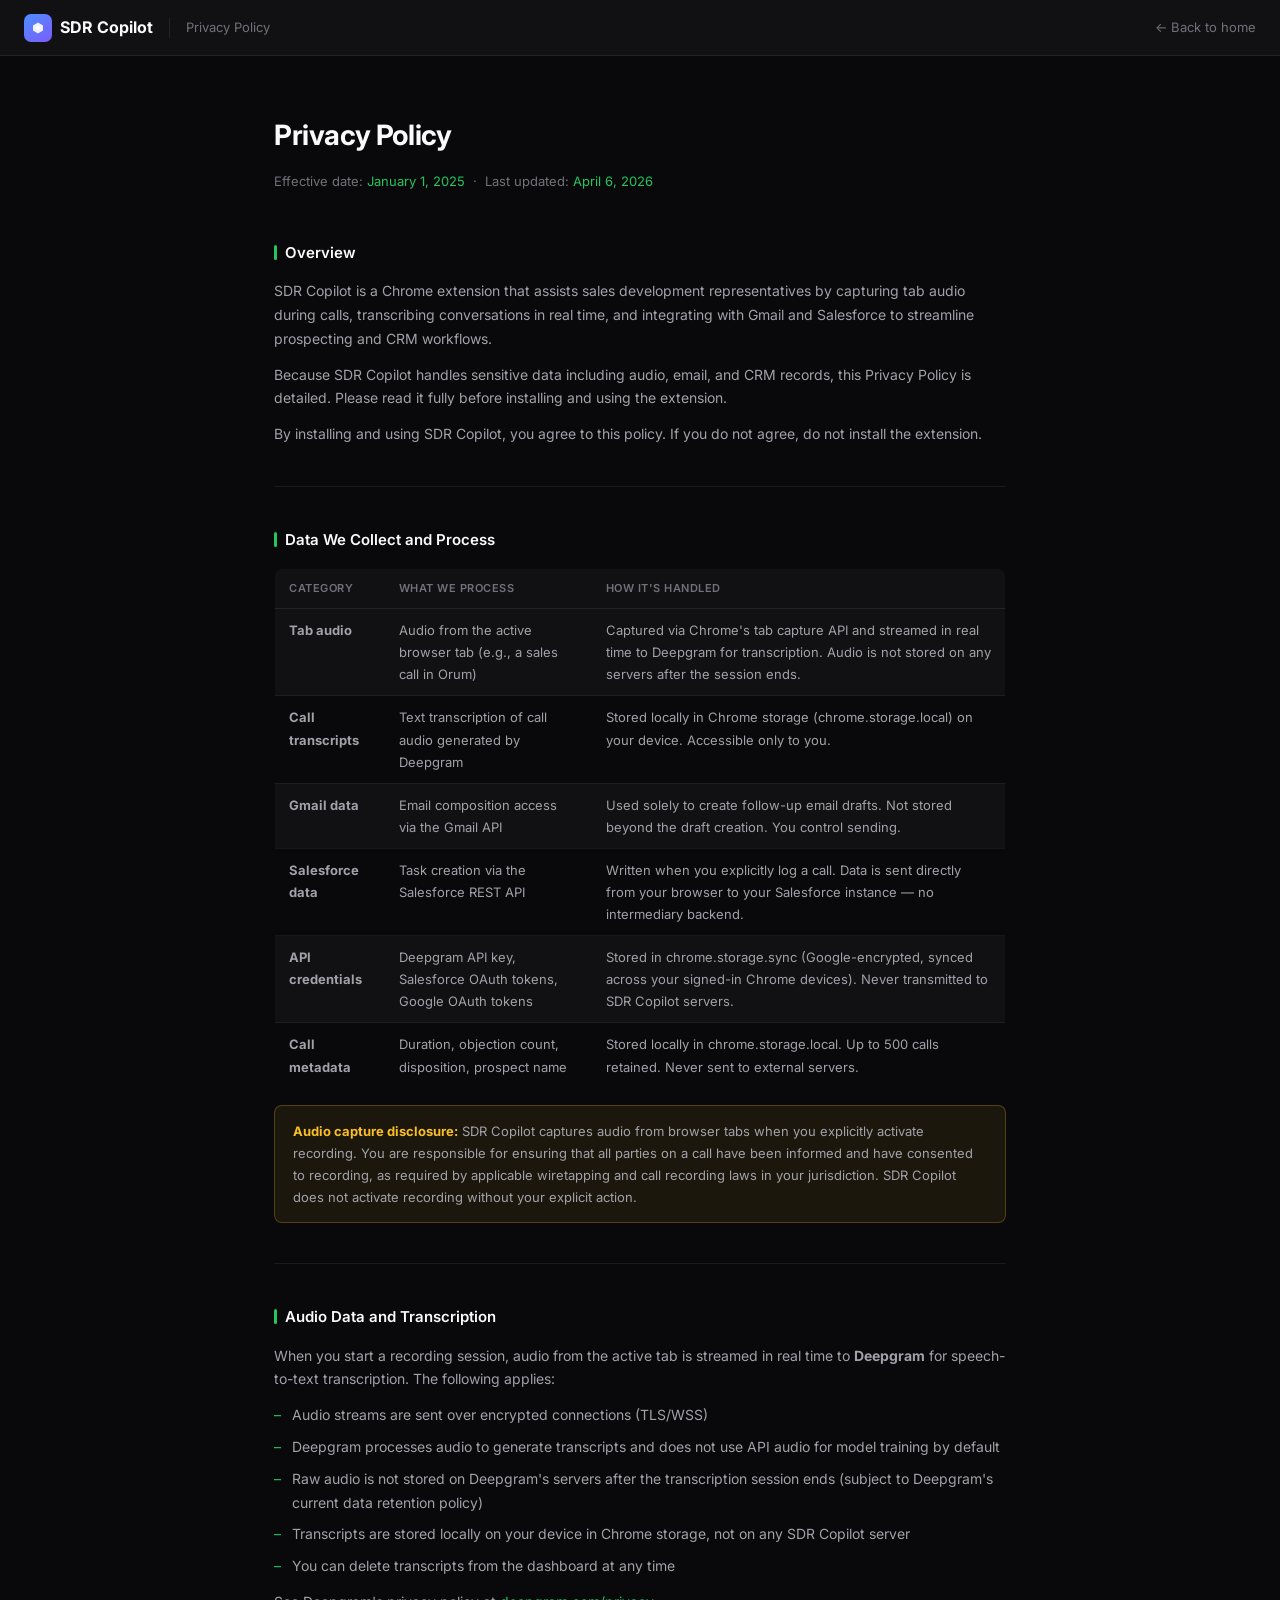
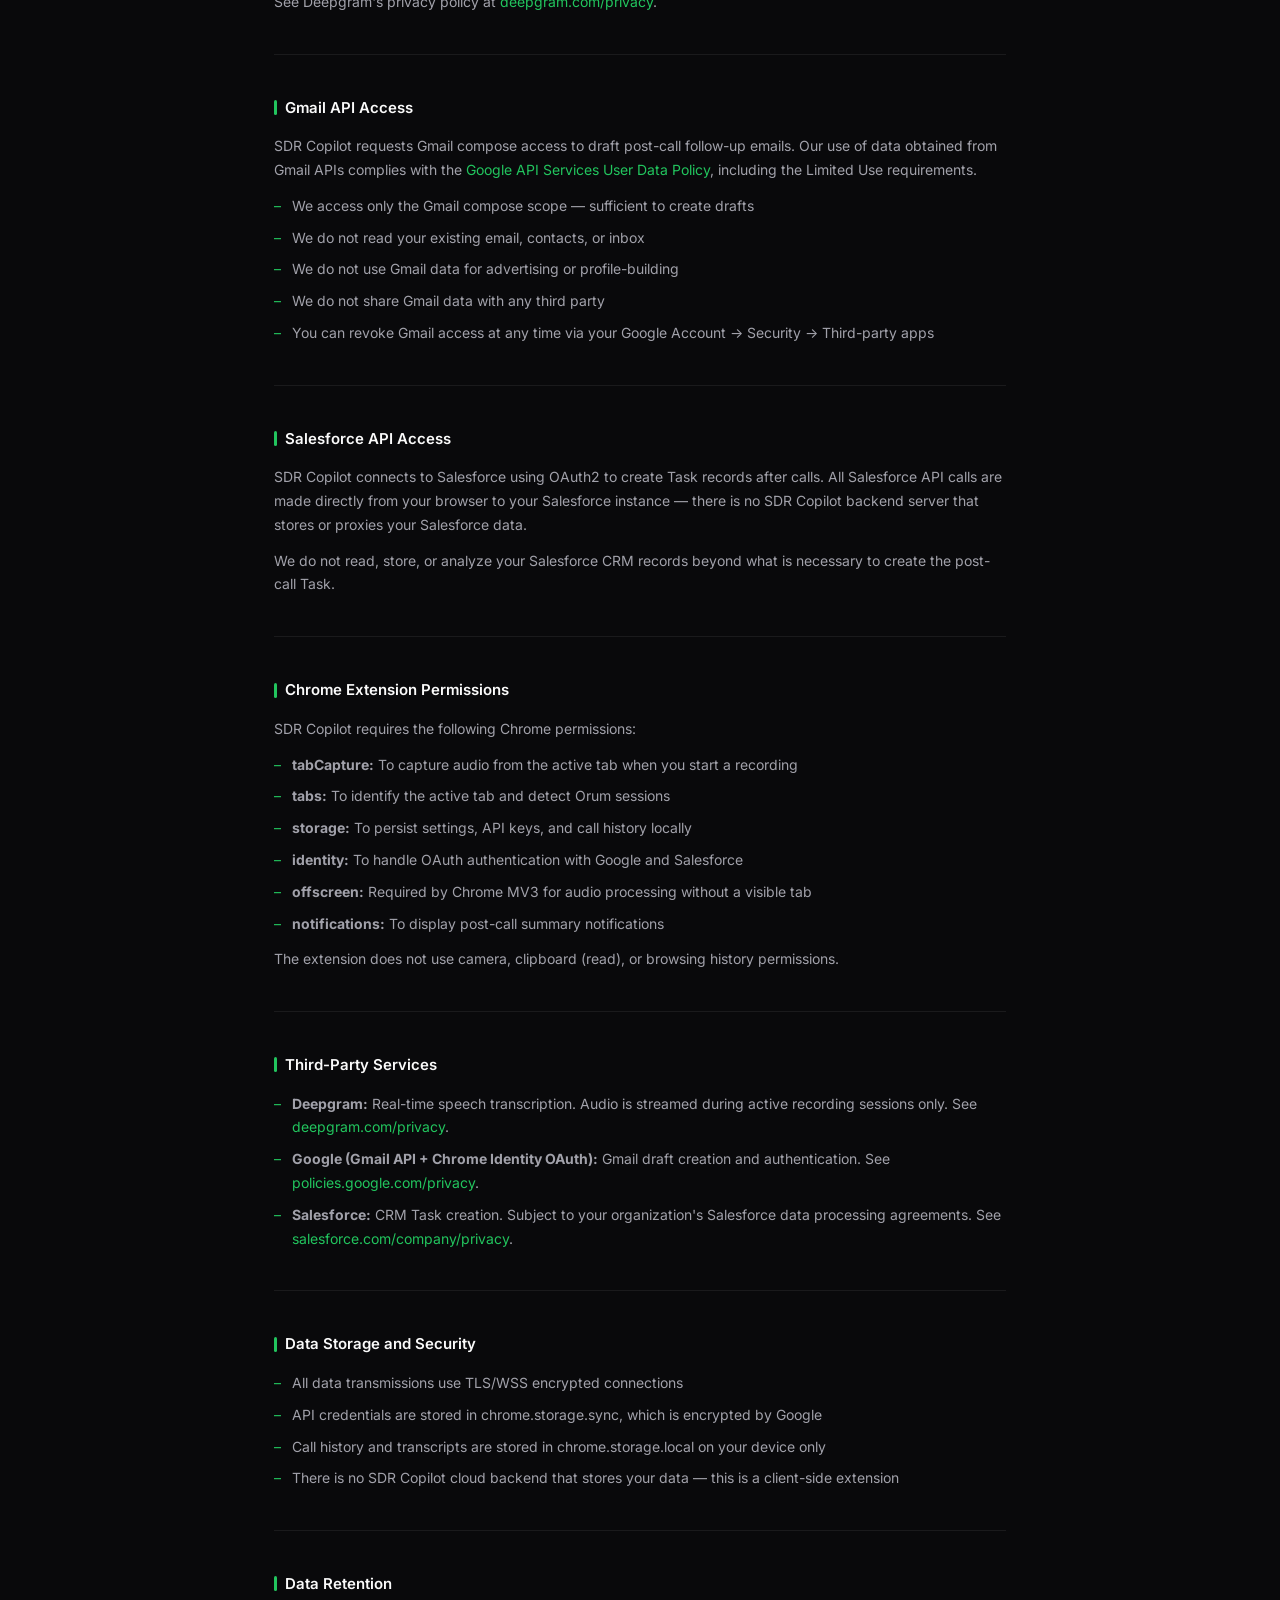
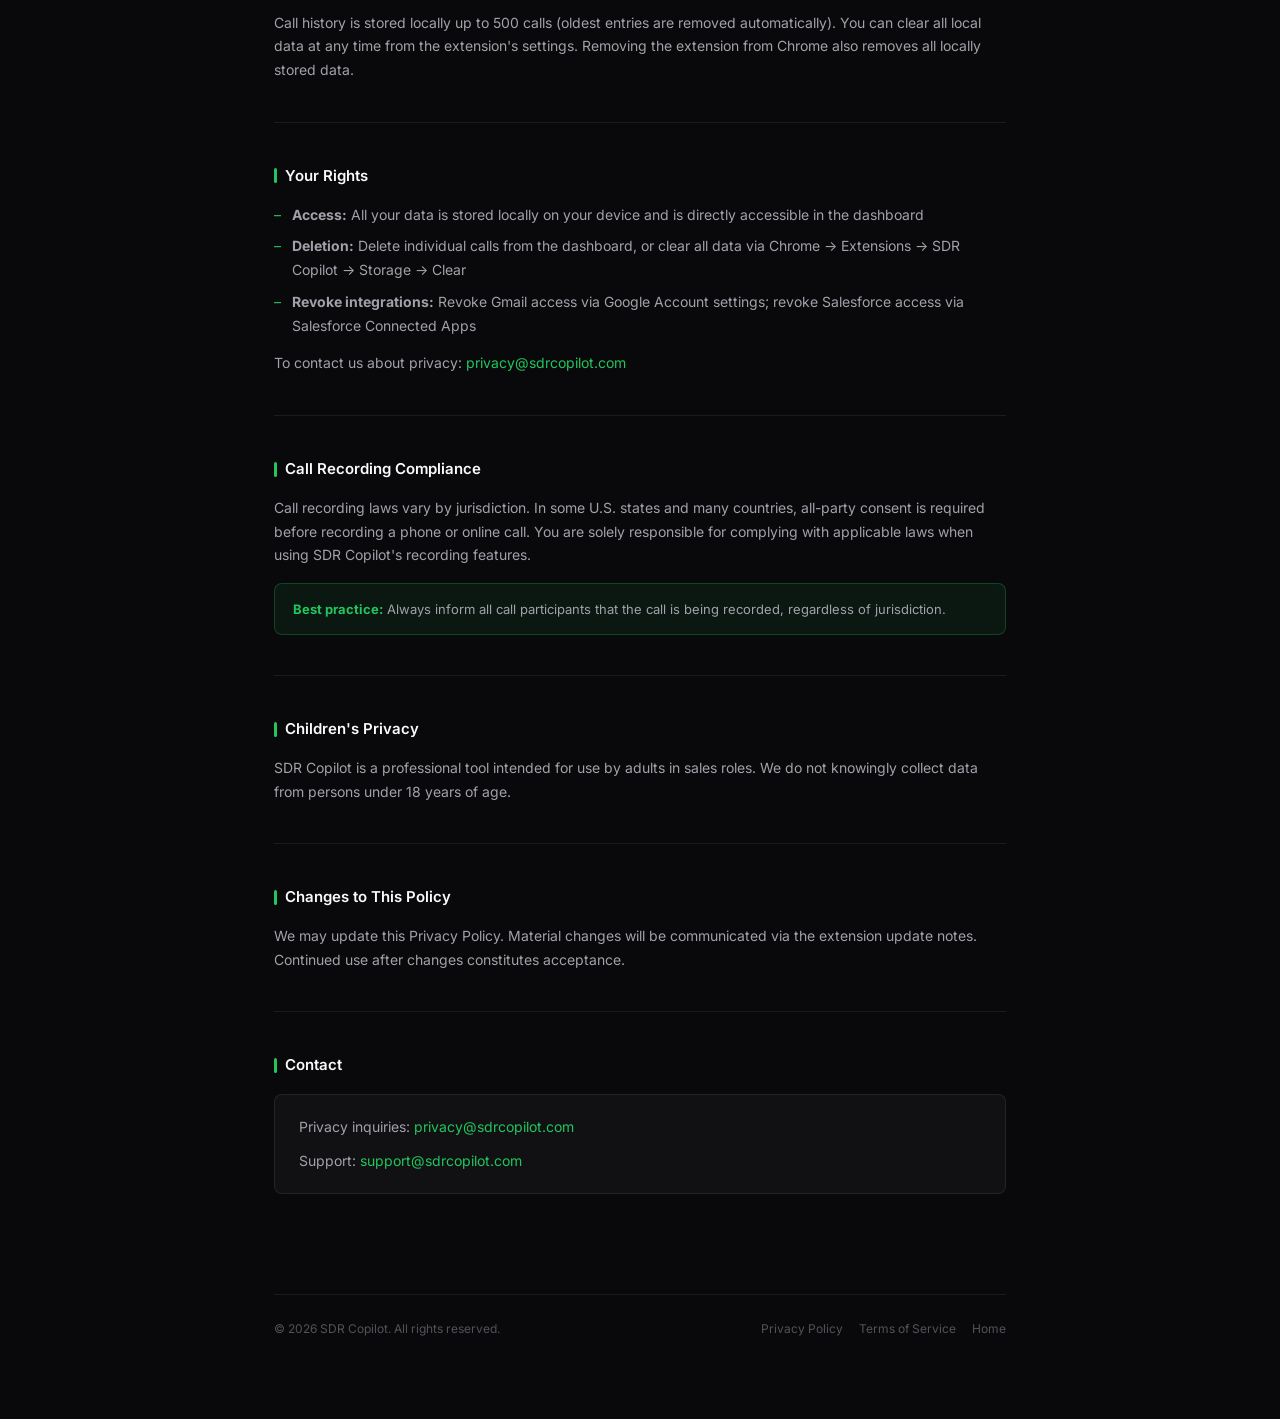
<file: marketing/privacy/index.html>
<!DOCTYPE html>
<html lang="en">
<head>
  <meta charset="UTF-8" />
  <meta name="viewport" content="width=device-width, initial-scale=1.0" />
  <title>Privacy Policy — SDR Copilot</title>
  <meta name="description" content="SDR Copilot Privacy Policy — how we handle your call audio, transcript data, Gmail, and Salesforce access." />
  <link rel="canonical" href="https://sdrcopilot.vercel.app/privacy" />
  <meta property="og:title" content="Privacy Policy — SDR Copilot" />
  <meta property="og:url" content="https://sdrcopilot.vercel.app/privacy" />
  <link rel="preconnect" href="https://fonts.googleapis.com" />
  <link rel="preconnect" href="https://fonts.gstatic.com" crossorigin />
  <link href="https://fonts.googleapis.com/css2?family=Inter:wght@400;500;600;700&display=swap" rel="stylesheet" />
  <style>
    *, *::before, *::after { box-sizing: border-box; margin: 0; padding: 0; }
    html, body {
      background: #09090b; color: #fafafa;
      font-family: 'Inter', -apple-system, BlinkMacSystemFont, 'Segoe UI', sans-serif;
      font-size: 15px; line-height: 1.7; -webkit-font-smoothing: antialiased; min-height: 100%;
    }
    a { color: #22c55e; text-decoration: none; }
    a:hover { text-decoration: underline; }
    .site-header {
      background: #111113; border-bottom: 1px solid rgba(255,255,255,0.08);
      padding: 0 24px; height: 56px; display: flex; align-items: center;
      gap: 12px; position: sticky; top: 0; z-index: 10;
    }
    .logo { font-size: 16px; font-weight: 700; color: #fafafa; text-decoration: none; display: flex; align-items: center; gap: 8px; }
    .logo-badge {
      width: 28px; height: 28px; border-radius: 7px;
      background: linear-gradient(140deg, #4d8eff 0%, #7c5cfc 100%);
      display: flex; align-items: center; justify-content: center;
    }
    .header-divider { width: 1px; height: 20px; background: rgba(255,255,255,0.08); margin: 0 4px; }
    .header-label { font-size: 13px; color: #71717a; }
    .header-spacer { flex: 1; }
    .back-link { font-size: 13px; color: #71717a; text-decoration: none; transition: color 0.15s; }
    .back-link:hover { color: #22c55e; text-decoration: none; }
    .page-wrapper { max-width: 780px; margin: 0 auto; padding: 56px 24px 80px; }
    .page-hero { margin-bottom: 48px; }
    .page-hero h1 { font-size: 28px; font-weight: 700; margin-bottom: 10px; letter-spacing: -0.4px; }
    .page-hero .meta { font-size: 13px; color: #71717a; }
    .page-hero .meta span { color: #22c55e; }
    .section { margin-bottom: 40px; padding-bottom: 40px; border-bottom: 1px solid rgba(255,255,255,0.07); }
    .section:last-of-type { border-bottom: none; }
    .section h2 { font-size: 15px; font-weight: 600; color: #fafafa; margin-bottom: 14px; display: flex; align-items: center; gap: 8px; }
    .section h2::before { content: ''; display: block; width: 3px; height: 15px; background: #22c55e; border-radius: 2px; }
    .section p { color: #a1a1aa; font-size: 14px; margin-bottom: 12px; }
    .section p:last-child { margin-bottom: 0; }
    ul.styled-list { list-style: none; padding: 0; margin: 12px 0 0; display: flex; flex-direction: column; gap: 8px; }
    ul.styled-list li { font-size: 14px; color: #a1a1aa; padding-left: 18px; position: relative; }
    ul.styled-list li::before { content: '–'; position: absolute; left: 0; color: #22c55e; }
    .data-table { width: 100%; border-collapse: collapse; font-size: 13px; margin-top: 16px; border: 1px solid rgba(255,255,255,0.08); border-radius: 8px; overflow: hidden; }
    .data-table thead tr { background: #111113; }
    .data-table th { padding: 10px 14px; text-align: left; font-size: 11px; font-weight: 600; color: #71717a; text-transform: uppercase; letter-spacing: 0.5px; border-bottom: 1px solid rgba(255,255,255,0.08); }
    .data-table td { padding: 10px 14px; color: #a1a1aa; border-bottom: 1px solid rgba(255,255,255,0.06); vertical-align: top; }
    .data-table tr:last-child td { border-bottom: none; }
    .data-table tbody tr:nth-child(even) { background: #09090b; }
    .data-table tbody tr:nth-child(odd) { background: #111113; }
    .callout { background: rgba(34,197,94,0.08); border: 1px solid rgba(34,197,94,0.25); border-radius: 8px; padding: 14px 18px; font-size: 13px; color: #a1a1aa; margin-top: 16px; }
    .callout strong { color: #22c55e; }
    .warning-callout { background: rgba(251,191,36,0.08); border: 1px solid rgba(251,191,36,0.25); border-radius: 8px; padding: 14px 18px; font-size: 13px; color: #a1a1aa; margin-top: 16px; }
    .warning-callout strong { color: #fbbf24; }
    .contact-box { background: #111113; border: 1px solid rgba(255,255,255,0.08); border-radius: 8px; padding: 20px 24px; margin-top: 16px; }
    .contact-box p { font-size: 14px; color: #a1a1aa; margin-bottom: 10px; }
    .contact-box p:last-child { margin-bottom: 0; }
    .page-footer { margin-top: 60px; padding-top: 24px; border-top: 1px solid rgba(255,255,255,0.07); display: flex; align-items: center; justify-content: space-between; flex-wrap: wrap; gap: 12px; }
    .page-footer p { font-size: 12px; color: #52525b; }
    .page-footer nav { display: flex; gap: 16px; }
    .page-footer nav a { font-size: 12px; color: #52525b; text-decoration: none; }
    .page-footer nav a:hover { color: #22c55e; text-decoration: none; }
  </style>
</head>
<body>

  <header class="site-header">
    <a href="/" class="logo">
      <span class="logo-badge">
        <svg width="14" height="14" viewBox="0 0 14 14" fill="none" aria-hidden="true">
          <path d="M7 1.5L12 4.5V9.5L7 12.5L2 9.5V4.5L7 1.5Z" fill="white" opacity="0.9"/>
          <circle cx="7" cy="7" r="2" fill="white"/>
        </svg>
      </span>
      SDR Copilot
    </a>
    <div class="header-divider"></div>
    <span class="header-label">Privacy Policy</span>
    <div class="header-spacer"></div>
    <a href="/" class="back-link">← Back to home</a>
  </header>

  <div class="page-wrapper">

    <div class="page-hero">
      <h1>Privacy Policy</h1>
      <p class="meta">Effective date: <span>January 1, 2025</span> &nbsp;·&nbsp; Last updated: <span>April 6, 2026</span></p>
    </div>

    <div class="section">
      <h2>Overview</h2>
      <p>SDR Copilot is a Chrome extension that assists sales development representatives by capturing tab audio during calls, transcribing conversations in real time, and integrating with Gmail and Salesforce to streamline prospecting and CRM workflows.</p>
      <p>Because SDR Copilot handles sensitive data including audio, email, and CRM records, this Privacy Policy is detailed. Please read it fully before installing and using the extension.</p>
      <p>By installing and using SDR Copilot, you agree to this policy. If you do not agree, do not install the extension.</p>
    </div>

    <div class="section">
      <h2>Data We Collect and Process</h2>
      <table class="data-table">
        <thead>
          <tr><th>Category</th><th>What we process</th><th>How it's handled</th></tr>
        </thead>
        <tbody>
          <tr>
            <td><strong>Tab audio</strong></td>
            <td>Audio from the active browser tab (e.g., a sales call in Orum)</td>
            <td>Captured via Chrome's tab capture API and streamed in real time to Deepgram for transcription. Audio is not stored on any servers after the session ends.</td>
          </tr>
          <tr>
            <td><strong>Call transcripts</strong></td>
            <td>Text transcription of call audio generated by Deepgram</td>
            <td>Stored locally in Chrome storage (chrome.storage.local) on your device. Accessible only to you.</td>
          </tr>
          <tr>
            <td><strong>Gmail data</strong></td>
            <td>Email composition access via the Gmail API</td>
            <td>Used solely to create follow-up email drafts. Not stored beyond the draft creation. You control sending.</td>
          </tr>
          <tr>
            <td><strong>Salesforce data</strong></td>
            <td>Task creation via the Salesforce REST API</td>
            <td>Written when you explicitly log a call. Data is sent directly from your browser to your Salesforce instance — no intermediary backend.</td>
          </tr>
          <tr>
            <td><strong>API credentials</strong></td>
            <td>Deepgram API key, Salesforce OAuth tokens, Google OAuth tokens</td>
            <td>Stored in chrome.storage.sync (Google-encrypted, synced across your signed-in Chrome devices). Never transmitted to SDR Copilot servers.</td>
          </tr>
          <tr>
            <td><strong>Call metadata</strong></td>
            <td>Duration, objection count, disposition, prospect name</td>
            <td>Stored locally in chrome.storage.local. Up to 500 calls retained. Never sent to external servers.</td>
          </tr>
        </tbody>
      </table>

      <div class="warning-callout">
        <strong>Audio capture disclosure:</strong> SDR Copilot captures audio from browser tabs when you explicitly activate recording. You are responsible for ensuring that all parties on a call have been informed and have consented to recording, as required by applicable wiretapping and call recording laws in your jurisdiction. SDR Copilot does not activate recording without your explicit action.
      </div>
    </div>

    <div class="section">
      <h2>Audio Data and Transcription</h2>
      <p>When you start a recording session, audio from the active tab is streamed in real time to <strong>Deepgram</strong> for speech-to-text transcription. The following applies:</p>
      <ul class="styled-list">
        <li>Audio streams are sent over encrypted connections (TLS/WSS)</li>
        <li>Deepgram processes audio to generate transcripts and does not use API audio for model training by default</li>
        <li>Raw audio is not stored on Deepgram's servers after the transcription session ends (subject to Deepgram's current data retention policy)</li>
        <li>Transcripts are stored locally on your device in Chrome storage, not on any SDR Copilot server</li>
        <li>You can delete transcripts from the dashboard at any time</li>
      </ul>
      <p style="margin-top: 12px;">See Deepgram's privacy policy at <a href="https://deepgram.com/privacy" target="_blank" rel="noopener noreferrer">deepgram.com/privacy</a>.</p>
    </div>

    <div class="section">
      <h2>Gmail API Access</h2>
      <p>SDR Copilot requests Gmail compose access to draft post-call follow-up emails. Our use of data obtained from Gmail APIs complies with the <a href="https://developers.google.com/terms/api-services-user-data-policy" target="_blank" rel="noopener noreferrer">Google API Services User Data Policy</a>, including the Limited Use requirements.</p>
      <ul class="styled-list">
        <li>We access only the Gmail compose scope — sufficient to create drafts</li>
        <li>We do not read your existing email, contacts, or inbox</li>
        <li>We do not use Gmail data for advertising or profile-building</li>
        <li>We do not share Gmail data with any third party</li>
        <li>You can revoke Gmail access at any time via your Google Account → Security → Third-party apps</li>
      </ul>
    </div>

    <div class="section">
      <h2>Salesforce API Access</h2>
      <p>SDR Copilot connects to Salesforce using OAuth2 to create Task records after calls. All Salesforce API calls are made directly from your browser to your Salesforce instance — there is no SDR Copilot backend server that stores or proxies your Salesforce data.</p>
      <p>We do not read, store, or analyze your Salesforce CRM records beyond what is necessary to create the post-call Task.</p>
    </div>

    <div class="section">
      <h2>Chrome Extension Permissions</h2>
      <p>SDR Copilot requires the following Chrome permissions:</p>
      <ul class="styled-list">
        <li><strong>tabCapture:</strong> To capture audio from the active tab when you start a recording</li>
        <li><strong>tabs:</strong> To identify the active tab and detect Orum sessions</li>
        <li><strong>storage:</strong> To persist settings, API keys, and call history locally</li>
        <li><strong>identity:</strong> To handle OAuth authentication with Google and Salesforce</li>
        <li><strong>offscreen:</strong> Required by Chrome MV3 for audio processing without a visible tab</li>
        <li><strong>notifications:</strong> To display post-call summary notifications</li>
      </ul>
      <p style="margin-top: 12px;">The extension does not use camera, clipboard (read), or browsing history permissions.</p>
    </div>

    <div class="section">
      <h2>Third-Party Services</h2>
      <ul class="styled-list">
        <li><strong>Deepgram:</strong> Real-time speech transcription. Audio is streamed during active recording sessions only. See <a href="https://deepgram.com/privacy" target="_blank" rel="noopener noreferrer">deepgram.com/privacy</a>.</li>
        <li><strong>Google (Gmail API + Chrome Identity OAuth):</strong> Gmail draft creation and authentication. See <a href="https://policies.google.com/privacy" target="_blank" rel="noopener noreferrer">policies.google.com/privacy</a>.</li>
        <li><strong>Salesforce:</strong> CRM Task creation. Subject to your organization's Salesforce data processing agreements. See <a href="https://www.salesforce.com/company/privacy/" target="_blank" rel="noopener noreferrer">salesforce.com/company/privacy</a>.</li>
      </ul>
    </div>

    <div class="section">
      <h2>Data Storage and Security</h2>
      <ul class="styled-list">
        <li>All data transmissions use TLS/WSS encrypted connections</li>
        <li>API credentials are stored in chrome.storage.sync, which is encrypted by Google</li>
        <li>Call history and transcripts are stored in chrome.storage.local on your device only</li>
        <li>There is no SDR Copilot cloud backend that stores your data — this is a client-side extension</li>
      </ul>
    </div>

    <div class="section">
      <h2>Data Retention</h2>
      <p>Call history is stored locally up to 500 calls (oldest entries are removed automatically). You can clear all local data at any time from the extension's settings. Removing the extension from Chrome also removes all locally stored data.</p>
    </div>

    <div class="section">
      <h2>Your Rights</h2>
      <ul class="styled-list">
        <li><strong>Access:</strong> All your data is stored locally on your device and is directly accessible in the dashboard</li>
        <li><strong>Deletion:</strong> Delete individual calls from the dashboard, or clear all data via Chrome → Extensions → SDR Copilot → Storage → Clear</li>
        <li><strong>Revoke integrations:</strong> Revoke Gmail access via Google Account settings; revoke Salesforce access via Salesforce Connected Apps</li>
      </ul>
      <p style="margin-top: 14px;">To contact us about privacy: <a href="mailto:privacy@sdrcopilot.com">privacy@sdrcopilot.com</a></p>
    </div>

    <div class="section">
      <h2>Call Recording Compliance</h2>
      <p>Call recording laws vary by jurisdiction. In some U.S. states and many countries, all-party consent is required before recording a phone or online call. You are solely responsible for complying with applicable laws when using SDR Copilot's recording features.</p>
      <div class="callout">
        <strong>Best practice:</strong> Always inform all call participants that the call is being recorded, regardless of jurisdiction.
      </div>
    </div>

    <div class="section">
      <h2>Children's Privacy</h2>
      <p>SDR Copilot is a professional tool intended for use by adults in sales roles. We do not knowingly collect data from persons under 18 years of age.</p>
    </div>

    <div class="section">
      <h2>Changes to This Policy</h2>
      <p>We may update this Privacy Policy. Material changes will be communicated via the extension update notes. Continued use after changes constitutes acceptance.</p>
    </div>

    <div class="section">
      <h2>Contact</h2>
      <div class="contact-box">
        <p>Privacy inquiries: <a href="mailto:privacy@sdrcopilot.com">privacy@sdrcopilot.com</a></p>
        <p>Support: <a href="mailto:support@sdrcopilot.com">support@sdrcopilot.com</a></p>
      </div>
    </div>

    <footer class="page-footer">
      <p>© 2026 SDR Copilot. All rights reserved.</p>
      <nav>
        <a href="/privacy">Privacy Policy</a>
        <a href="/terms">Terms of Service</a>
        <a href="/">Home</a>
      </nav>
    </footer>

  </div>
</body>
</html>
</file>
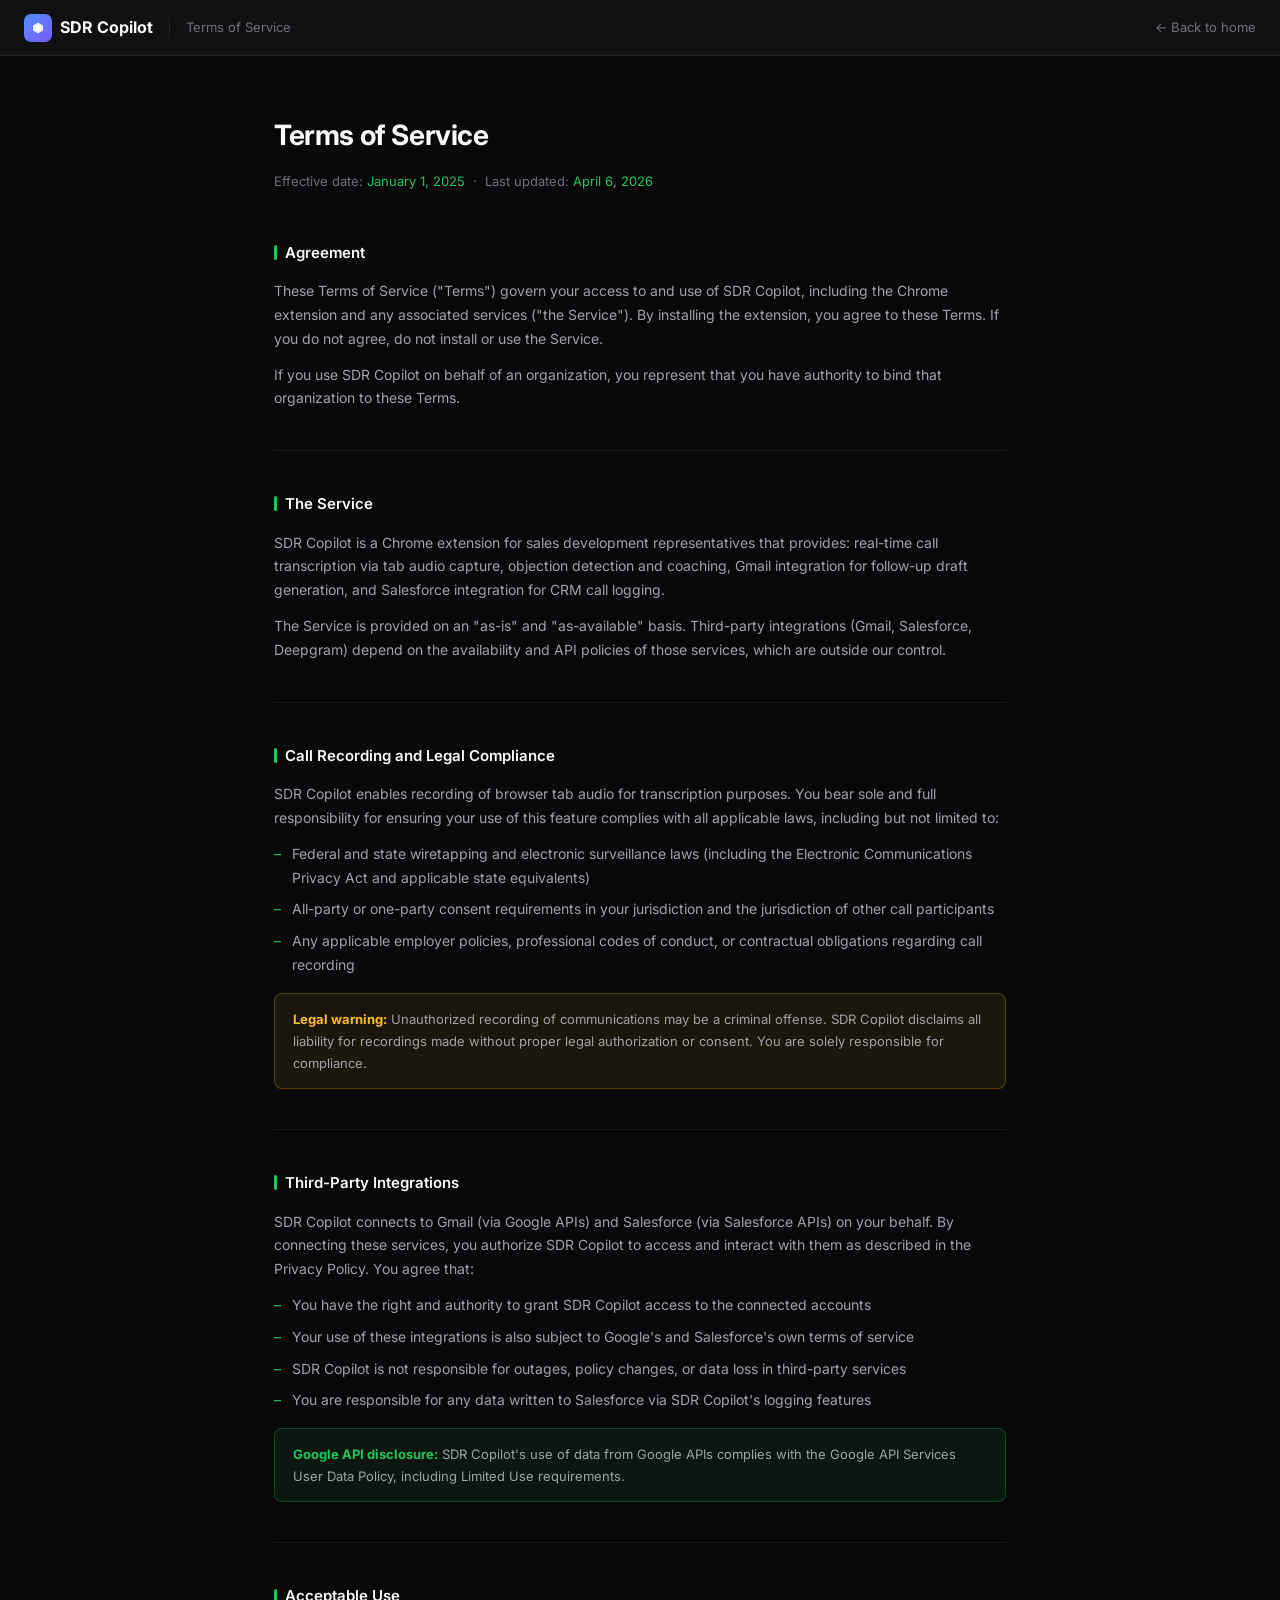
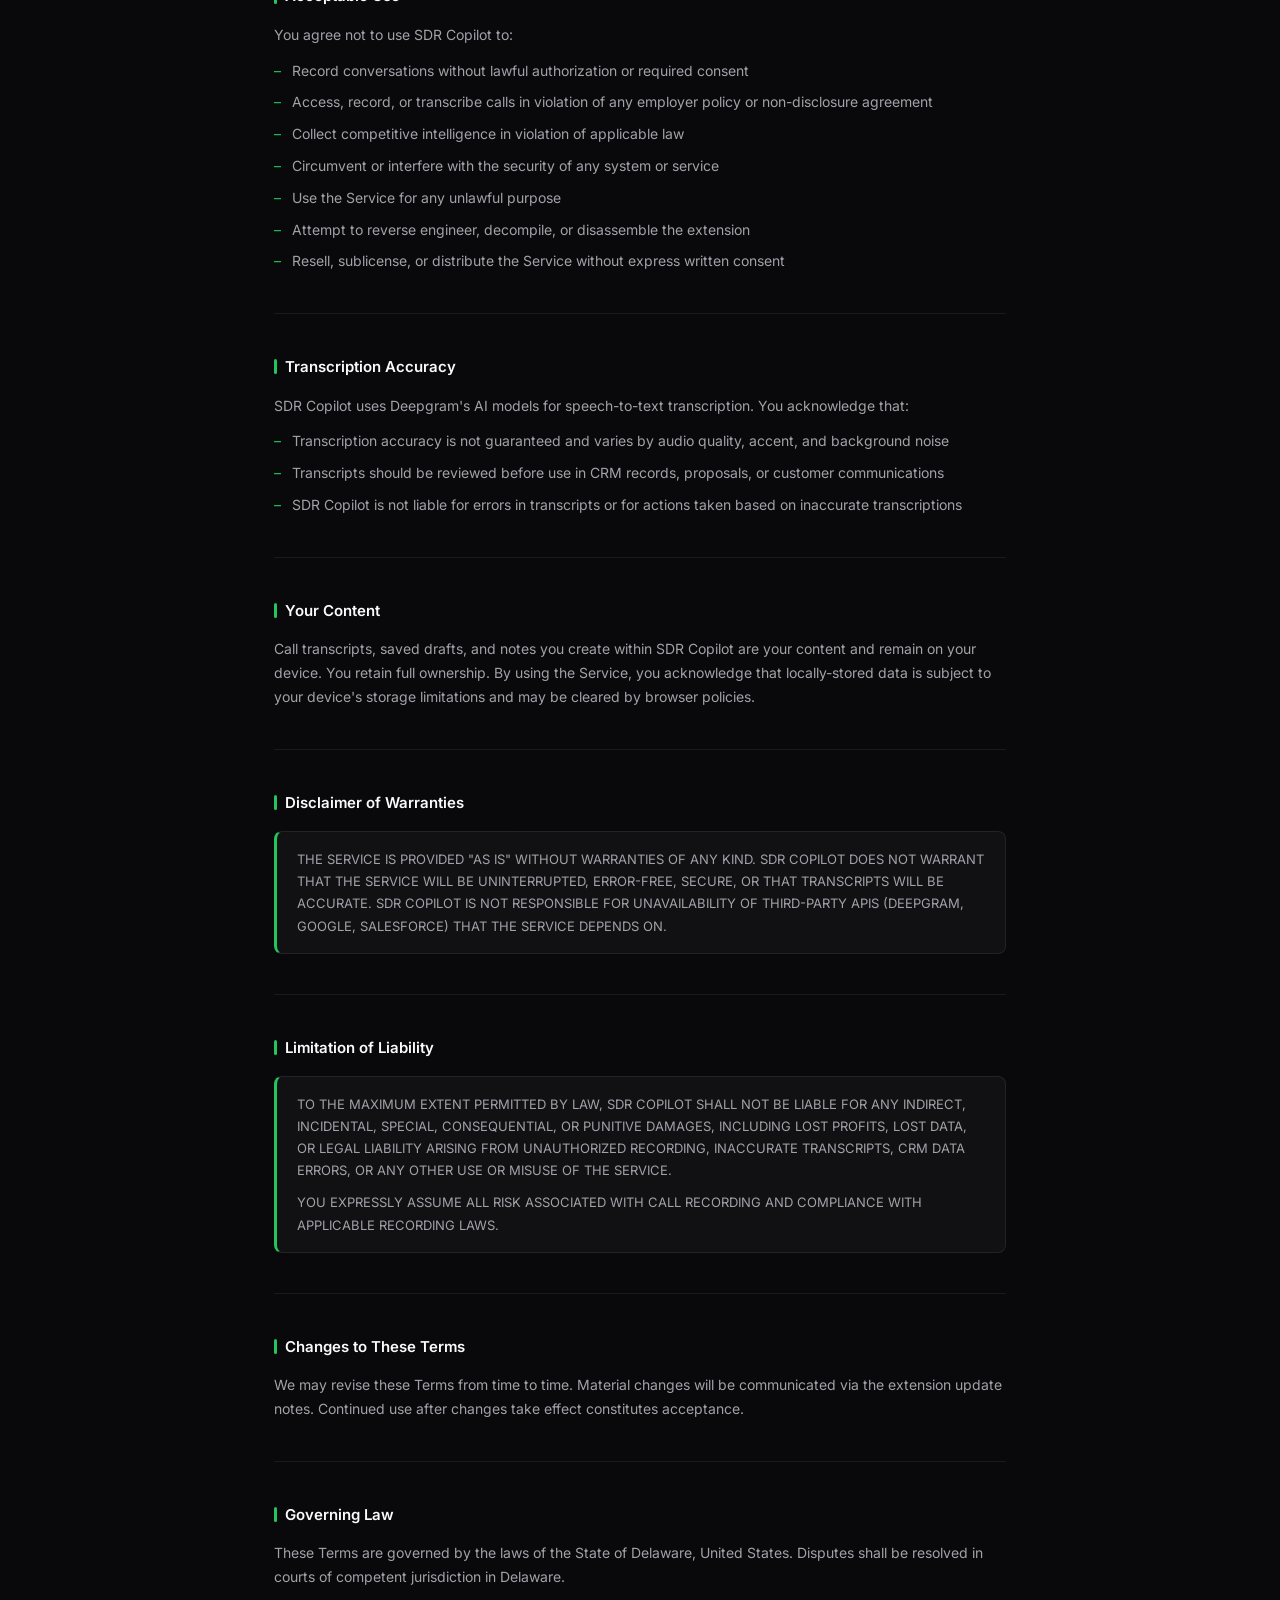
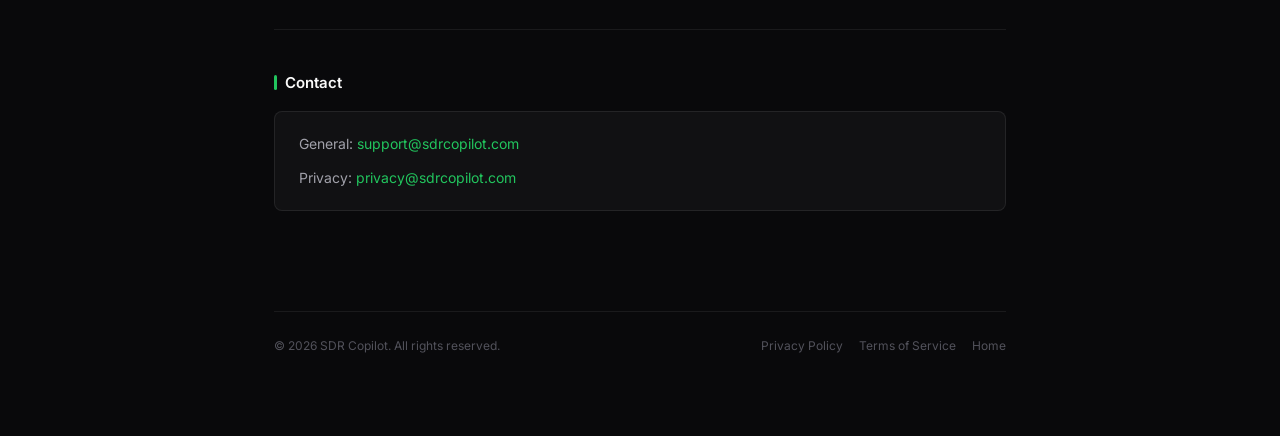
<file: marketing/terms/index.html>
<!DOCTYPE html>
<html lang="en">
<head>
  <meta charset="UTF-8" />
  <meta name="viewport" content="width=device-width, initial-scale=1.0" />
  <title>Terms of Service — SDR Copilot</title>
  <meta name="description" content="SDR Copilot Terms of Service — usage terms, call recording compliance, third-party integrations, and limitation of liability." />
  <link rel="canonical" href="https://sdrcopilot.vercel.app/terms" />
  <meta property="og:title" content="Terms of Service — SDR Copilot" />
  <meta property="og:url" content="https://sdrcopilot.vercel.app/terms" />
  <link rel="preconnect" href="https://fonts.googleapis.com" />
  <link rel="preconnect" href="https://fonts.gstatic.com" crossorigin />
  <link href="https://fonts.googleapis.com/css2?family=Inter:wght@400;500;600;700&display=swap" rel="stylesheet" />
  <style>
    *, *::before, *::after { box-sizing: border-box; margin: 0; padding: 0; }
    html, body {
      background: #09090b; color: #fafafa;
      font-family: 'Inter', -apple-system, BlinkMacSystemFont, 'Segoe UI', sans-serif;
      font-size: 15px; line-height: 1.7; -webkit-font-smoothing: antialiased; min-height: 100%;
    }
    a { color: #22c55e; text-decoration: none; }
    a:hover { text-decoration: underline; }
    .site-header {
      background: #111113; border-bottom: 1px solid rgba(255,255,255,0.08);
      padding: 0 24px; height: 56px; display: flex; align-items: center;
      gap: 12px; position: sticky; top: 0; z-index: 10;
    }
    .logo { font-size: 16px; font-weight: 700; color: #fafafa; text-decoration: none; display: flex; align-items: center; gap: 8px; }
    .logo-badge {
      width: 28px; height: 28px; border-radius: 7px;
      background: linear-gradient(140deg, #4d8eff 0%, #7c5cfc 100%);
      display: flex; align-items: center; justify-content: center;
    }
    .header-divider { width: 1px; height: 20px; background: rgba(255,255,255,0.08); margin: 0 4px; }
    .header-label { font-size: 13px; color: #71717a; }
    .header-spacer { flex: 1; }
    .back-link { font-size: 13px; color: #71717a; text-decoration: none; transition: color 0.15s; }
    .back-link:hover { color: #22c55e; text-decoration: none; }
    .page-wrapper { max-width: 780px; margin: 0 auto; padding: 56px 24px 80px; }
    .page-hero { margin-bottom: 48px; }
    .page-hero h1 { font-size: 28px; font-weight: 700; margin-bottom: 10px; letter-spacing: -0.4px; }
    .page-hero .meta { font-size: 13px; color: #71717a; }
    .page-hero .meta span { color: #22c55e; }
    .section { margin-bottom: 40px; padding-bottom: 40px; border-bottom: 1px solid rgba(255,255,255,0.07); }
    .section:last-of-type { border-bottom: none; }
    .section h2 { font-size: 15px; font-weight: 600; color: #fafafa; margin-bottom: 14px; display: flex; align-items: center; gap: 8px; }
    .section h2::before { content: ''; display: block; width: 3px; height: 15px; background: #22c55e; border-radius: 2px; }
    .section p { color: #a1a1aa; font-size: 14px; margin-bottom: 12px; }
    .section p:last-child { margin-bottom: 0; }
    ul.styled-list { list-style: none; padding: 0; margin: 12px 0 0; display: flex; flex-direction: column; gap: 8px; }
    ul.styled-list li { font-size: 14px; color: #a1a1aa; padding-left: 18px; position: relative; }
    ul.styled-list li::before { content: '–'; position: absolute; left: 0; color: #22c55e; }
    .disclaimer-box { background: #111113; border: 1px solid rgba(255,255,255,0.08); border-left: 3px solid #22c55e; border-radius: 8px; padding: 16px 20px; margin-top: 16px; }
    .disclaimer-box p { font-size: 13px; color: #a1a1aa; margin-bottom: 10px; }
    .disclaimer-box p:last-child { margin-bottom: 0; }
    .callout { background: rgba(34,197,94,0.08); border: 1px solid rgba(34,197,94,0.25); border-radius: 8px; padding: 14px 18px; font-size: 13px; color: #a1a1aa; margin-top: 16px; }
    .callout strong { color: #22c55e; }
    .warning-callout { background: rgba(251,191,36,0.08); border: 1px solid rgba(251,191,36,0.25); border-radius: 8px; padding: 14px 18px; font-size: 13px; color: #a1a1aa; margin-top: 16px; }
    .warning-callout strong { color: #fbbf24; }
    .contact-box { background: #111113; border: 1px solid rgba(255,255,255,0.08); border-radius: 8px; padding: 20px 24px; margin-top: 16px; }
    .contact-box p { font-size: 14px; color: #a1a1aa; margin-bottom: 10px; }
    .contact-box p:last-child { margin-bottom: 0; }
    .page-footer { margin-top: 60px; padding-top: 24px; border-top: 1px solid rgba(255,255,255,0.07); display: flex; align-items: center; justify-content: space-between; flex-wrap: wrap; gap: 12px; }
    .page-footer p { font-size: 12px; color: #52525b; }
    .page-footer nav { display: flex; gap: 16px; }
    .page-footer nav a { font-size: 12px; color: #52525b; text-decoration: none; }
    .page-footer nav a:hover { color: #22c55e; text-decoration: none; }
  </style>
</head>
<body>

  <header class="site-header">
    <a href="/" class="logo">
      <span class="logo-badge">
        <svg width="14" height="14" viewBox="0 0 14 14" fill="none" aria-hidden="true">
          <path d="M7 1.5L12 4.5V9.5L7 12.5L2 9.5V4.5L7 1.5Z" fill="white" opacity="0.9"/>
          <circle cx="7" cy="7" r="2" fill="white"/>
        </svg>
      </span>
      SDR Copilot
    </a>
    <div class="header-divider"></div>
    <span class="header-label">Terms of Service</span>
    <div class="header-spacer"></div>
    <a href="/" class="back-link">← Back to home</a>
  </header>

  <div class="page-wrapper">

    <div class="page-hero">
      <h1>Terms of Service</h1>
      <p class="meta">Effective date: <span>January 1, 2025</span> &nbsp;·&nbsp; Last updated: <span>April 6, 2026</span></p>
    </div>

    <div class="section">
      <h2>Agreement</h2>
      <p>These Terms of Service ("Terms") govern your access to and use of SDR Copilot, including the Chrome extension and any associated services ("the Service"). By installing the extension, you agree to these Terms. If you do not agree, do not install or use the Service.</p>
      <p>If you use SDR Copilot on behalf of an organization, you represent that you have authority to bind that organization to these Terms.</p>
    </div>

    <div class="section">
      <h2>The Service</h2>
      <p>SDR Copilot is a Chrome extension for sales development representatives that provides: real-time call transcription via tab audio capture, objection detection and coaching, Gmail integration for follow-up draft generation, and Salesforce integration for CRM call logging.</p>
      <p>The Service is provided on an "as-is" and "as-available" basis. Third-party integrations (Gmail, Salesforce, Deepgram) depend on the availability and API policies of those services, which are outside our control.</p>
    </div>

    <div class="section">
      <h2>Call Recording and Legal Compliance</h2>
      <p>SDR Copilot enables recording of browser tab audio for transcription purposes. You bear sole and full responsibility for ensuring your use of this feature complies with all applicable laws, including but not limited to:</p>
      <ul class="styled-list">
        <li>Federal and state wiretapping and electronic surveillance laws (including the Electronic Communications Privacy Act and applicable state equivalents)</li>
        <li>All-party or one-party consent requirements in your jurisdiction and the jurisdiction of other call participants</li>
        <li>Any applicable employer policies, professional codes of conduct, or contractual obligations regarding call recording</li>
      </ul>
      <div class="warning-callout">
        <strong>Legal warning:</strong> Unauthorized recording of communications may be a criminal offense. SDR Copilot disclaims all liability for recordings made without proper legal authorization or consent. You are solely responsible for compliance.
      </div>
    </div>

    <div class="section">
      <h2>Third-Party Integrations</h2>
      <p>SDR Copilot connects to Gmail (via Google APIs) and Salesforce (via Salesforce APIs) on your behalf. By connecting these services, you authorize SDR Copilot to access and interact with them as described in the Privacy Policy. You agree that:</p>
      <ul class="styled-list">
        <li>You have the right and authority to grant SDR Copilot access to the connected accounts</li>
        <li>Your use of these integrations is also subject to Google's and Salesforce's own terms of service</li>
        <li>SDR Copilot is not responsible for outages, policy changes, or data loss in third-party services</li>
        <li>You are responsible for any data written to Salesforce via SDR Copilot's logging features</li>
      </ul>
      <div class="callout">
        <strong>Google API disclosure:</strong> SDR Copilot's use of data from Google APIs complies with the Google API Services User Data Policy, including Limited Use requirements.
      </div>
    </div>

    <div class="section">
      <h2>Acceptable Use</h2>
      <p>You agree not to use SDR Copilot to:</p>
      <ul class="styled-list">
        <li>Record conversations without lawful authorization or required consent</li>
        <li>Access, record, or transcribe calls in violation of any employer policy or non-disclosure agreement</li>
        <li>Collect competitive intelligence in violation of applicable law</li>
        <li>Circumvent or interfere with the security of any system or service</li>
        <li>Use the Service for any unlawful purpose</li>
        <li>Attempt to reverse engineer, decompile, or disassemble the extension</li>
        <li>Resell, sublicense, or distribute the Service without express written consent</li>
      </ul>
    </div>

    <div class="section">
      <h2>Transcription Accuracy</h2>
      <p>SDR Copilot uses Deepgram's AI models for speech-to-text transcription. You acknowledge that:</p>
      <ul class="styled-list">
        <li>Transcription accuracy is not guaranteed and varies by audio quality, accent, and background noise</li>
        <li>Transcripts should be reviewed before use in CRM records, proposals, or customer communications</li>
        <li>SDR Copilot is not liable for errors in transcripts or for actions taken based on inaccurate transcriptions</li>
      </ul>
    </div>

    <div class="section">
      <h2>Your Content</h2>
      <p>Call transcripts, saved drafts, and notes you create within SDR Copilot are your content and remain on your device. You retain full ownership. By using the Service, you acknowledge that locally-stored data is subject to your device's storage limitations and may be cleared by browser policies.</p>
    </div>

    <div class="section">
      <h2>Disclaimer of Warranties</h2>
      <div class="disclaimer-box">
        <p>THE SERVICE IS PROVIDED "AS IS" WITHOUT WARRANTIES OF ANY KIND. SDR COPILOT DOES NOT WARRANT THAT THE SERVICE WILL BE UNINTERRUPTED, ERROR-FREE, SECURE, OR THAT TRANSCRIPTS WILL BE ACCURATE. SDR COPILOT IS NOT RESPONSIBLE FOR UNAVAILABILITY OF THIRD-PARTY APIS (DEEPGRAM, GOOGLE, SALESFORCE) THAT THE SERVICE DEPENDS ON.</p>
      </div>
    </div>

    <div class="section">
      <h2>Limitation of Liability</h2>
      <div class="disclaimer-box">
        <p>TO THE MAXIMUM EXTENT PERMITTED BY LAW, SDR COPILOT SHALL NOT BE LIABLE FOR ANY INDIRECT, INCIDENTAL, SPECIAL, CONSEQUENTIAL, OR PUNITIVE DAMAGES, INCLUDING LOST PROFITS, LOST DATA, OR LEGAL LIABILITY ARISING FROM UNAUTHORIZED RECORDING, INACCURATE TRANSCRIPTS, CRM DATA ERRORS, OR ANY OTHER USE OR MISUSE OF THE SERVICE.</p>
        <p>YOU EXPRESSLY ASSUME ALL RISK ASSOCIATED WITH CALL RECORDING AND COMPLIANCE WITH APPLICABLE RECORDING LAWS.</p>
      </div>
    </div>

    <div class="section">
      <h2>Changes to These Terms</h2>
      <p>We may revise these Terms from time to time. Material changes will be communicated via the extension update notes. Continued use after changes take effect constitutes acceptance.</p>
    </div>

    <div class="section">
      <h2>Governing Law</h2>
      <p>These Terms are governed by the laws of the State of Delaware, United States. Disputes shall be resolved in courts of competent jurisdiction in Delaware.</p>
    </div>

    <div class="section">
      <h2>Contact</h2>
      <div class="contact-box">
        <p>General: <a href="mailto:support@sdrcopilot.com">support@sdrcopilot.com</a></p>
        <p>Privacy: <a href="mailto:privacy@sdrcopilot.com">privacy@sdrcopilot.com</a></p>
      </div>
    </div>

    <footer class="page-footer">
      <p>© 2026 SDR Copilot. All rights reserved.</p>
      <nav>
        <a href="/privacy">Privacy Policy</a>
        <a href="/terms">Terms of Service</a>
        <a href="/">Home</a>
      </nav>
    </footer>

  </div>
</body>
</html>
</file>
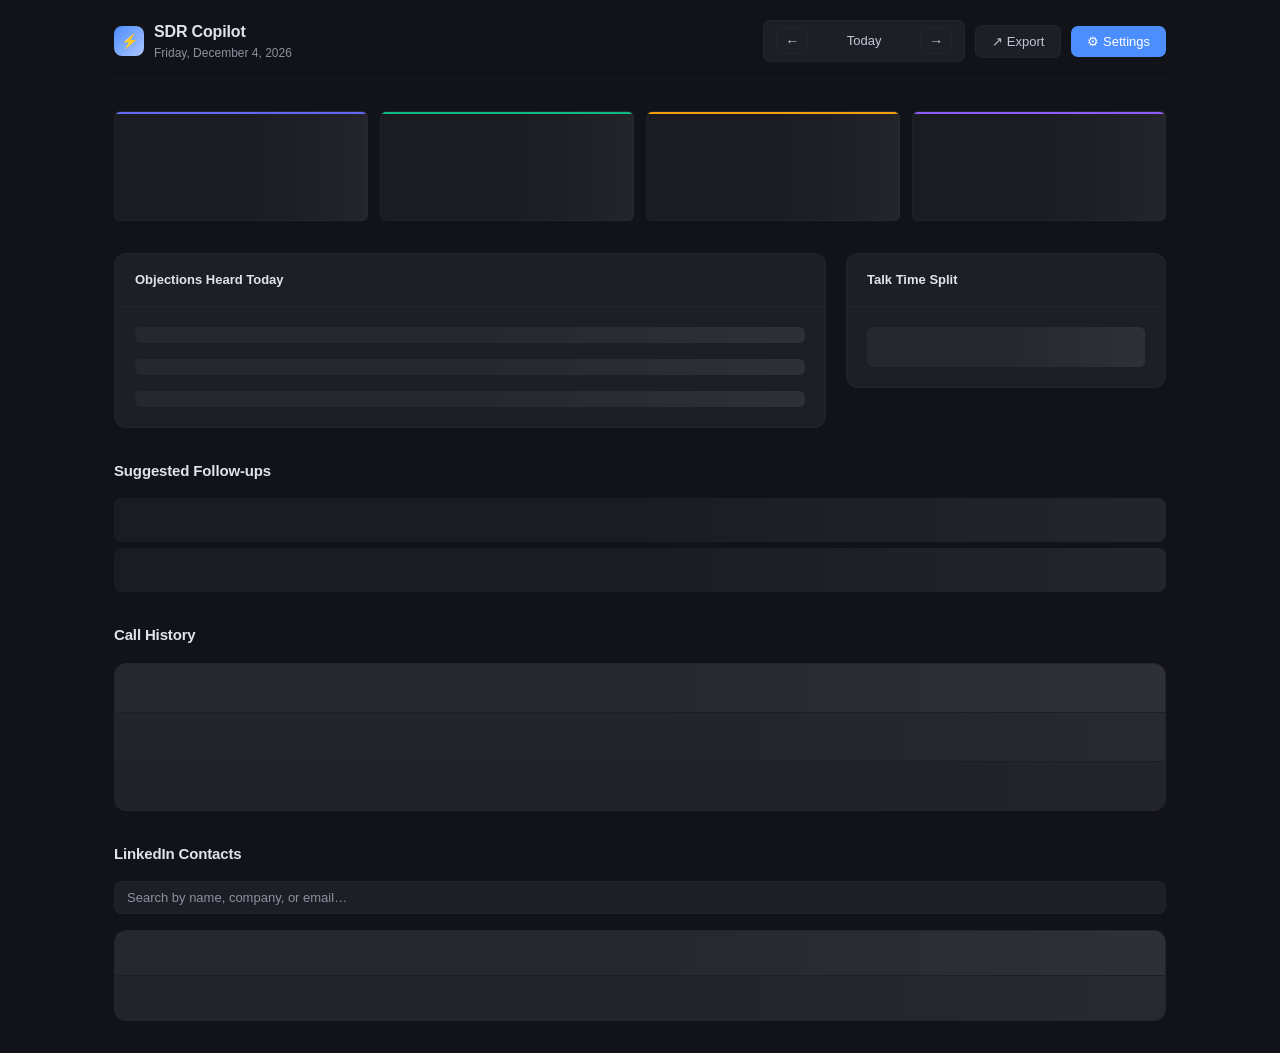
<file: dashboard/dashboard.html>
<!DOCTYPE html>
<html lang="en">
<head>
  <meta charset="UTF-8" />
  <meta name="viewport" content="width=device-width, initial-scale=1.0" />
  <title>SDR Copilot — Dashboard</title>
  <style>
    :root {
      --bg: #111319;
      --surface: #1e1f26;
      --surface-2: #191b22;
      --surface-hover: #282a30;
      --border: rgba(66,71,84,0.15);
      --border-strong: rgba(66,71,84,0.3);
      --text: #e2e2eb;
      --text-2: #c2c6d6;
      --text-3: #8c909f;
      --accent: #4d8eff;
      --accent-dim: rgba(77,142,255,0.12);
      --accent-light: #adc6ff;
      --success: #10b981;
      --success-dim: rgba(16,185,129,0.12);
      --warning: #f59e0b;
      --warning-dim: rgba(245,158,11,0.12);
      --error: #ef4444;
      --error-dim: rgba(239,68,68,0.12);
      --purple: #8b5cf6;
      --cyan: #06b6d4;
      --font: 'Inter', -apple-system, BlinkMacSystemFont, 'Segoe UI', sans-serif;
    }

    * { box-sizing: border-box; margin: 0; padding: 0; }

    body {
      background: var(--bg);
      color: var(--text);
      font-family: var(--font);
      font-size: 14px;
      min-height: 100vh;
      line-height: 1.5;
    }

    /* Layout */
    .layout {
      display: flex;
      flex-direction: column;
      min-height: 100vh;
      max-width: 1100px;
      margin: 0 auto;
      padding: 0 24px;
    }

    /* Nav */
    .nav {
      display: flex;
      align-items: center;
      justify-content: space-between;
      padding: 20px 0 16px;
      border-bottom: 1px solid var(--border);
      margin-bottom: 32px;
    }

    .nav-brand {
      display: flex;
      align-items: center;
      gap: 10px;
    }

    .nav-logo {
      width: 30px;
      height: 30px;
      border-radius: 8px;
      background: linear-gradient(135deg, #4d8eff, #adc6ff);
      display: flex;
      align-items: center;
      justify-content: center;
      font-size: 14px;
      flex-shrink: 0;
    }

    .nav-title {
      font-size: 16px;
      font-weight: 700;
      letter-spacing: -0.01em;
    }

    .nav-subtitle {
      font-size: 12px;
      color: var(--text-3);
    }

    .nav-actions {
      display: flex;
      align-items: center;
      gap: 10px;
    }

    .date-picker {
      display: flex;
      align-items: center;
      gap: 6px;
      background: var(--surface);
      border: 1px solid var(--border);
      border-radius: 7px;
      padding: 7px 12px;
      font-family: var(--font);
      font-size: 13px;
      color: var(--text-2);
      cursor: pointer;
    }

    .btn {
      padding: 8px 16px;
      border-radius: 7px;
      border: none;
      font-family: var(--font);
      font-size: 13px;
      font-weight: 500;
      cursor: pointer;
      transition: background 0.15s, box-shadow 0.15s;
    }

    .btn-primary { background: var(--accent); color: white; }
    .btn-primary:hover { background: var(--accent-light); color: #002e6a; box-shadow: 0 0 0 3px rgba(77,142,255,0.25); }

    .btn-ghost {
      background: var(--surface);
      color: var(--text-2);
      border: 1px solid var(--border);
    }
    .btn-ghost:hover { background: var(--surface-hover); color: var(--text); }

    /* Section headings */
    .section-header {
      display: flex;
      align-items: center;
      justify-content: space-between;
      margin-bottom: 16px;
    }

    .section-title {
      font-size: 15px;
      font-weight: 600;
      letter-spacing: -0.01em;
    }

    .section-meta {
      font-size: 12px;
      color: var(--text-3);
    }

    /* ─── Stat Cards Grid ──────────────────────────────────────── */
    .stat-grid {
      display: grid;
      grid-template-columns: repeat(4, 1fr);
      gap: 12px;
      margin-bottom: 32px;
    }

    @media (max-width: 768px) {
      .stat-grid { grid-template-columns: repeat(2, 1fr); }
    }

    .stat-card {
      background: var(--surface);
      border: 1px solid var(--border);
      border-radius: 12px;
      padding: 18px 20px;
      position: relative;
      overflow: hidden;
      transition: border-color 0.2s;
    }

    .stat-card:hover { border-color: var(--border-strong); }

    .stat-card::before {
      content: '';
      position: absolute;
      top: 0;
      left: 0;
      right: 0;
      height: 2px;
      background: var(--card-accent, var(--border));
      border-radius: 12px 12px 0 0;
    }

    .stat-icon {
      font-size: 18px;
      margin-bottom: 10px;
      display: block;
    }

    .stat-value {
      font-size: 28px;
      font-weight: 700;
      letter-spacing: -0.03em;
      color: var(--text);
      line-height: 1;
      margin-bottom: 4px;
    }

    .stat-label {
      font-size: 12px;
      color: var(--text-2);
    }

    .stat-delta {
      font-size: 11px;
      margin-top: 6px;
      display: flex;
      align-items: center;
      gap: 3px;
    }
    .stat-delta.up { color: var(--success); }
    .stat-delta.down { color: var(--error); }
    .stat-delta.neutral { color: var(--text-3); }

    /* ─── Two-column content row ────────────────────────────────── */
    .content-row {
      display: grid;
      grid-template-columns: 1fr 320px;
      gap: 20px;
      margin-bottom: 32px;
      align-items: start;
    }

    @media (max-width: 900px) {
      .content-row { grid-template-columns: 1fr; }
    }

    /* ─── Card ───────────────────────────────────────────────────── */
    .card {
      background: var(--surface);
      border: 1px solid var(--border);
      border-radius: 12px;
      overflow: hidden;
    }

    .card-header {
      display: flex;
      align-items: center;
      justify-content: space-between;
      padding: 16px 20px;
      border-bottom: 1px solid var(--border);
    }

    .card-title {
      font-size: 13px;
      font-weight: 600;
      color: var(--text);
    }

    .card-body { padding: 20px; }

    /* ─── Talk-time Widget ──────────────────────────────────────── */
    .talktime-bars {
      display: flex;
      flex-direction: column;
      gap: 10px;
    }

    .talktime-row {
      display: flex;
      flex-direction: column;
      gap: 4px;
    }

    .talktime-meta {
      display: flex;
      align-items: center;
      justify-content: space-between;
    }

    .talktime-speaker {
      font-size: 12px;
      color: var(--text-2);
    }

    .talktime-pct {
      font-size: 12px;
      font-weight: 600;
      color: var(--text);
    }

    .bar-track {
      height: 6px;
      background: rgba(255,255,255,0.06);
      border-radius: 3px;
      overflow: hidden;
    }

    .bar-fill {
      height: 100%;
      border-radius: 3px;
      transition: width 0.8s cubic-bezier(.4,0,.2,1);
    }

    .bar-you { background: var(--accent); }
    .bar-prospect { background: var(--success); }
    .bar-silence { background: var(--text-3); }

    /* Ideal ratio callout */
    .ratio-tip {
      margin-top: 14px;
      padding: 10px 12px;
      background: var(--accent-dim);
      border: 1px solid rgba(77,142,255,0.2);
      border-radius: 8px;
      font-size: 12px;
      color: #c7d2fe;
      line-height: 1.5;
    }

    /* ─── Objection Chart ───────────────────────────────────────── */
    .objection-chart {
      display: flex;
      flex-direction: column;
      gap: 8px;
    }

    .obj-bar-row {
      display: flex;
      align-items: center;
      gap: 10px;
    }

    .obj-bar-label {
      font-size: 12px;
      color: var(--text-2);
      width: 100px;
      flex-shrink: 0;
      white-space: nowrap;
      overflow: hidden;
      text-overflow: ellipsis;
    }

    .obj-bar-track {
      flex: 1;
      height: 8px;
      background: rgba(255,255,255,0.05);
      border-radius: 4px;
      overflow: hidden;
    }

    .obj-bar-fill {
      height: 100%;
      border-radius: 4px;
      transition: width 1s cubic-bezier(.4,0,.2,1);
    }

    .obj-bar-count {
      font-size: 12px;
      font-weight: 600;
      color: var(--text);
      width: 24px;
      text-align: right;
      flex-shrink: 0;
    }

    /* ─── Call List Table ───────────────────────────────────────── */
    .call-table {
      width: 100%;
      border-collapse: collapse;
    }

    .call-table th {
      font-size: 11px;
      font-weight: 600;
      letter-spacing: 0.06em;
      text-transform: uppercase;
      color: var(--text-3);
      text-align: left;
      padding: 10px 16px;
      border-bottom: 1px solid var(--border);
    }

    .call-table td {
      padding: 12px 16px;
      border-bottom: 1px solid var(--border);
      font-size: 13px;
      vertical-align: middle;
    }

    .call-table tbody tr:last-child td { border-bottom: none; }

    .call-table tbody tr:hover td { background: var(--surface-hover); }

    .call-prospect {
      font-weight: 500;
      color: var(--text);
    }

    .call-company {
      font-size: 11px;
      color: var(--text-3);
      margin-top: 2px;
    }

    .call-duration { color: var(--text-2); }

    .call-objections {
      display: flex;
      flex-wrap: wrap;
      gap: 4px;
    }

    .obj-tag {
      font-size: 10px;
      padding: 2px 6px;
      border-radius: 20px;
      background: rgba(255,255,255,0.07);
      color: var(--text-2);
    }

    .call-draft-link {
      font-size: 12px;
      color: var(--accent);
      text-decoration: none;
      cursor: pointer;
    }
    .call-draft-link:hover { color: var(--accent-hover); text-decoration: underline; }

    .call-outcome {
      display: inline-block;
      font-size: 10px;
      font-weight: 600;
      padding: 3px 8px;
      border-radius: 20px;
    }
    .outcome-connected { background: var(--success-dim); color: var(--success); }
    .outcome-voicemail { background: rgba(255,255,255,0.06); color: var(--text-3); }
    .outcome-no-answer { background: rgba(255,255,255,0.06); color: var(--text-3); }

    /* ─── Follow-ups Section ────────────────────────────────────── */
    .followup-list {
      display: flex;
      flex-direction: column;
      gap: 6px;
    }

    .followup-item {
      display: flex;
      align-items: center;
      gap: 10px;
      padding: 10px 12px;
      background: var(--surface-2);
      border: 1px solid var(--border);
      border-radius: 8px;
      font-size: 13px;
    }

    .followup-check {
      width: 18px;
      height: 18px;
      border-radius: 50%;
      border: 1.5px solid var(--border-strong);
      cursor: pointer;
      flex-shrink: 0;
      display: flex;
      align-items: center;
      justify-content: center;
      font-size: 10px;
      transition: background 0.15s, border-color 0.15s;
    }

    .followup-check.done {
      background: var(--success);
      border-color: var(--success);
      color: white;
    }

    .followup-text { flex: 1; }
    .followup-meta { font-size: 11px; color: var(--text-3); white-space: nowrap; }

    /* ─── Empty State ───────────────────────────────────────────── */
    .empty-state {
      padding: 48px 20px;
      text-align: center;
    }

    .empty-state-icon {
      font-size: 36px;
      margin-bottom: 12px;
    }

    .empty-state-title {
      font-size: 15px;
      font-weight: 600;
      margin-bottom: 6px;
    }

    .empty-state-desc {
      font-size: 13px;
      color: var(--text-3);
      max-width: 280px;
      margin: 0 auto 16px;
      line-height: 1.6;
    }

    /* ─── Demo banner ───────────────────────────────────────────── */
    .demo-banner {
      background: rgba(245,158,11,0.08);
      border: 1px solid rgba(245,158,11,0.2);
      border-radius: 9px;
      padding: 10px 16px;
      display: flex;
      align-items: center;
      gap: 10px;
      font-size: 12px;
      color: #fbbf24;
      margin-bottom: 24px;
    }

    .demo-banner a {
      color: #fbbf24;
      font-weight: 600;
      cursor: pointer;
      text-decoration: underline;
    }

    /* ─── Loading skeleton ──────────────────────────────────────── */
    .skeleton {
      background: linear-gradient(90deg, rgba(255,255,255,0.04) 25%, rgba(255,255,255,0.08) 50%, rgba(255,255,255,0.04) 75%);
      background-size: 200% 100%;
      animation: skeleton-shimmer 1.4s infinite;
      border-radius: 6px;
    }

    @keyframes skeleton-shimmer {
      from { background-position: 200% 0; }
      to   { background-position: -200% 0; }
    }

    /* ─── Contacts ──────────────────────────────────────────────── */
    .contacts-search {
      display: flex;
      gap: 8px;
      margin-bottom: 16px;
    }

    .contacts-search input {
      flex: 1;
      background: var(--surface);
      border: 1px solid var(--border);
      border-radius: 8px;
      padding: 8px 12px;
      font-size: 13px;
      color: var(--text);
      outline: none;
    }

    .contacts-search input:focus { border-color: rgba(77,142,255,0.4); }
    .contacts-search input::placeholder { color: var(--text-3); }

    .contacts-table { width: 100%; border-collapse: collapse; }

    .contacts-table th {
      text-align: left;
      font-size: 11px;
      font-weight: 600;
      letter-spacing: 0.06em;
      text-transform: uppercase;
      color: var(--text-3);
      padding: 10px 16px;
      border-bottom: 1px solid var(--border);
    }

    .contacts-table td {
      padding: 12px 16px;
      font-size: 13px;
      border-bottom: 1px solid var(--border);
      vertical-align: middle;
    }

    .contacts-table tr:last-child td { border-bottom: none; }
    .contacts-table tr:hover td { background: var(--surface-hover); }

    .contact-name { font-weight: 500; }

    .contact-linkedin {
      display: inline-flex;
      align-items: center;
      gap: 4px;
      color: var(--accent);
      text-decoration: none;
      font-size: 12px;
    }
    .contact-linkedin:hover { text-decoration: underline; }

    .contact-badge {
      font-size: 10px;
      padding: 2px 6px;
      border-radius: 20px;
      background: rgba(77,142,255,0.12);
      color: var(--accent-light);
    }

    /* ─── Responsive helpers ────────────────────────────────────── */
    .mb-32 { margin-bottom: 32px; }

    /* scrollbar */
    ::-webkit-scrollbar { width: 6px; }
    ::-webkit-scrollbar-track { background: transparent; }
    ::-webkit-scrollbar-thumb { background: rgba(255,255,255,0.1); border-radius: 3px; }
  </style>
</head>
<body>
  <div class="layout">

    <!-- Nav -->
    <nav class="nav">
      <div class="nav-brand">
        <div class="nav-logo">⚡</div>
        <div>
          <div class="nav-title">SDR Copilot</div>
          <div class="nav-subtitle" id="nav-date">Loading…</div>
        </div>
      </div>
      <div class="nav-actions">
        <div class="date-picker" id="date-filter">
          <button class="btn btn-ghost" id="date-prev" style="padding:4px 8px;font-size:14px;">←</button>
          <span id="date-label" style="min-width:100px;text-align:center;">Today</span>
          <button class="btn btn-ghost" id="date-next" style="padding:4px 8px;font-size:14px;">→</button>
        </div>
        <button class="btn btn-ghost" id="export-btn">↗ Export</button>
        <button class="btn btn-primary" id="settings-btn">⚙ Settings</button>
      </div>
    </nav>

    <!-- Demo banner -->
    <div class="demo-banner" id="demo-banner" style="display:none">
      ⚡ Demo mode — showing sample data. <a id="banner-settings-link">Add your API keys</a> to see real call data.
    </div>

    <!-- Stat cards -->
    <div class="stat-grid" id="stat-grid">
      <div class="stat-card skeleton" style="--card-accent:#6366f1; height:110px;"></div>
      <div class="stat-card skeleton" style="--card-accent:#10b981; height:110px;"></div>
      <div class="stat-card skeleton" style="--card-accent:#f59e0b; height:110px;"></div>
      <div class="stat-card skeleton" style="--card-accent:#8b5cf6; height:110px;"></div>
    </div>

    <!-- Two-column: objections + talk time -->
    <div class="content-row mb-32">
      <!-- Objection chart -->
      <div class="card">
        <div class="card-header">
          <span class="card-title">Objections Heard Today</span>
          <span class="section-meta" id="obj-total"></span>
        </div>
        <div class="card-body">
          <div class="objection-chart" id="objection-chart">
            <div class="skeleton" style="height:16px; margin-bottom:8px;"></div>
            <div class="skeleton" style="height:16px; margin-bottom:8px;"></div>
            <div class="skeleton" style="height:16px;"></div>
          </div>
        </div>
      </div>

      <!-- Talk-time widget -->
      <div class="card">
        <div class="card-header">
          <span class="card-title">Talk Time Split</span>
        </div>
        <div class="card-body">
          <div class="talktime-bars" id="talktime-bars">
            <div class="skeleton" style="height:40px;"></div>
          </div>
        </div>
      </div>
    </div>

    <!-- Follow-ups -->
    <div class="mb-32">
      <div class="section-header">
        <span class="section-title">Suggested Follow-ups</span>
        <span class="section-meta" id="followup-meta"></span>
      </div>
      <div id="followup-container">
        <div class="skeleton" style="height:44px; border-radius:8px; margin-bottom:6px;"></div>
        <div class="skeleton" style="height:44px; border-radius:8px;"></div>
      </div>
    </div>

    <!-- Call history table -->
    <div class="mb-32">
      <div class="section-header">
        <span class="section-title">Call History</span>
        <span class="section-meta" id="call-count-meta"></span>
      </div>
      <div class="card">
        <div id="call-history-container">
          <div class="skeleton" style="height:48px; border-radius:0;"></div>
          <div class="skeleton" style="height:48px; border-radius:0; margin-top:1px; opacity:0.6;"></div>
          <div class="skeleton" style="height:48px; border-radius:0; margin-top:1px; opacity:0.3;"></div>
        </div>
      </div>
    </div>

    <!-- LinkedIn Contacts -->
    <div class="mb-32">
      <div class="section-header">
        <span class="section-title">LinkedIn Contacts</span>
        <span class="section-meta" id="contacts-meta"></span>
      </div>
      <div class="contacts-search">
        <input type="text" id="contacts-search" placeholder="Search by name, company, or email…" />
      </div>
      <div class="card">
        <div id="contacts-container">
          <div class="skeleton" style="height:44px; border-radius:0;"></div>
          <div class="skeleton" style="height:44px; border-radius:0; margin-top:1px; opacity:0.6;"></div>
        </div>
      </div>
    </div>

  </div><!-- /.layout -->

  <script src="dashboard.js"></script>
</body>
</html>
</file>
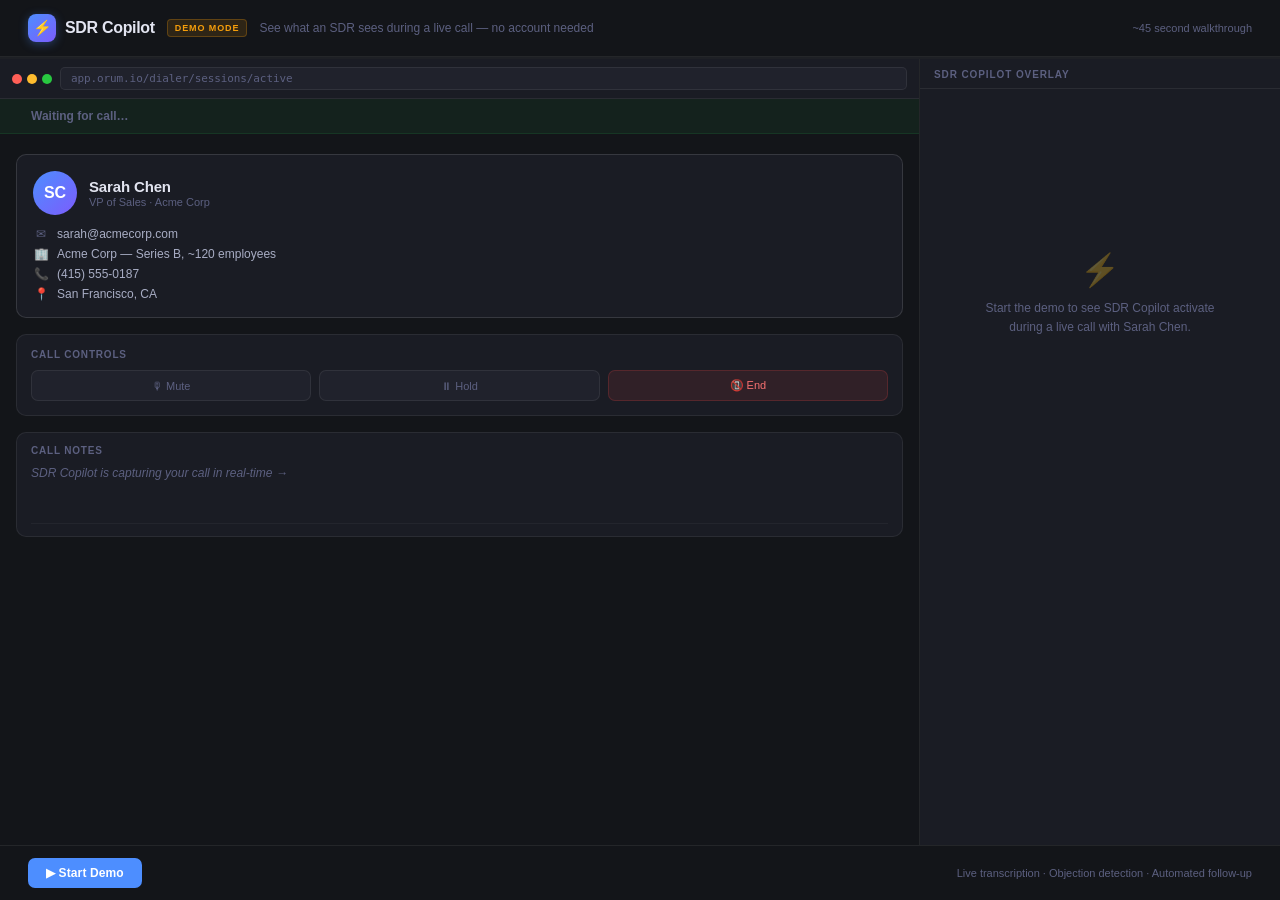
<file: demo/demo.html>
<!DOCTYPE html>
<html lang="en">
<head>
  <meta charset="UTF-8" />
  <meta name="viewport" content="width=device-width, initial-scale=1.0" />
  <title>SDR Copilot — Live Demo</title>
  <link rel="stylesheet" href="../assets/styles/overlay.css" />
  <style>
    :root {
      --bg: #0d0f14;
      --surface: #131519;
      --surface-2: #1a1c24;
      --surface-3: #20222c;
      --border: rgba(255,255,255,0.07);
      --border-strong: rgba(255,255,255,0.12);
      --text: #e2e4f0;
      --text-2: #a8adc4;
      --text-3: #5c6080;
      --accent: #4d8eff;
      --success: #22c55e;
      --warning: #f59e0b;
      --font: 'Inter', -apple-system, BlinkMacSystemFont, 'Segoe UI', sans-serif;
    }

    * { box-sizing: border-box; margin: 0; padding: 0; }

    body {
      background: var(--bg);
      color: var(--text);
      font-family: var(--font);
      font-size: 13px;
      min-height: 100vh;
      display: flex;
      flex-direction: column;
    }

    /* ── Top Bar ── */
    .top-bar {
      display: flex;
      align-items: center;
      justify-content: space-between;
      padding: 14px 28px;
      border-bottom: 1px solid var(--border);
      background: var(--surface);
      flex-shrink: 0;
    }

    .top-bar-left {
      display: flex;
      align-items: center;
      gap: 12px;
    }

    .logo {
      display: flex;
      align-items: center;
      gap: 9px;
    }

    .logo-mark {
      width: 28px;
      height: 28px;
      border-radius: 8px;
      background: linear-gradient(140deg, #4d8eff 0%, #7c5cfc 100%);
      display: flex;
      align-items: center;
      justify-content: center;
      font-size: 15px;
      box-shadow: 0 2px 10px rgba(77,142,255,0.35);
    }

    .logo-name {
      font-size: 16px;
      font-weight: 700;
      letter-spacing: -0.02em;
    }

    .demo-badge {
      font-size: 9px;
      font-weight: 700;
      letter-spacing: 0.1em;
      text-transform: uppercase;
      background: rgba(245,158,11,0.12);
      color: var(--warning);
      border: 1px solid rgba(245,158,11,0.25);
      border-radius: 4px;
      padding: 3px 7px;
    }

    .top-bar-tagline {
      font-size: 12px;
      color: var(--text-3);
    }

    .top-bar-right {
      display: flex;
      align-items: center;
      gap: 10px;
      font-size: 11px;
      color: var(--text-3);
    }

    /* ── Stage ── */
    .stage {
      flex: 1;
      display: grid;
      grid-template-columns: 1fr 360px;
      min-height: 0;
      overflow: hidden;
    }

    /* Overlay mount — must fill panel so overlay can flex to 100% */
    #demo-overlay-mount {
      flex: 1;
      display: flex;
      flex-direction: column;
      min-height: 0;
      overflow: hidden;
    }

    /* ── Left: Orum Simulation ── */
    .orum-panel {
      background: var(--surface);
      border-right: 1px solid var(--border);
      display: flex;
      flex-direction: column;
      overflow: hidden;
    }

    /* Fake browser chrome */
    .browser-chrome {
      background: var(--surface-2);
      border-bottom: 1px solid var(--border);
      padding: 8px 12px;
      display: flex;
      align-items: center;
      gap: 8px;
      flex-shrink: 0;
    }

    .browser-dots {
      display: flex;
      gap: 5px;
    }

    .browser-dot {
      width: 10px;
      height: 10px;
      border-radius: 50%;
    }

    .browser-dot-r { background: #ff5f57; }
    .browser-dot-y { background: #febc2e; }
    .browser-dot-g { background: #28c840; }

    .browser-url {
      flex: 1;
      background: var(--surface-3);
      border: 1px solid var(--border);
      border-radius: 5px;
      padding: 4px 10px;
      font-size: 11px;
      color: var(--text-3);
      font-family: monospace;
      letter-spacing: -0.01em;
    }

    /* Orum call header */
    .orum-call-header {
      display: flex;
      align-items: center;
      justify-content: space-between;
      padding: 10px 16px;
      background: rgba(34,197,94,0.07);
      border-bottom: 1px solid rgba(34,197,94,0.12);
      flex-shrink: 0;
    }

    .orum-call-status {
      display: flex;
      align-items: center;
      gap: 8px;
    }

    .orum-call-dot {
      width: 7px;
      height: 7px;
      border-radius: 50%;
      background: var(--success);
      animation: pulse-g 1.6s ease infinite;
    }

    @keyframes pulse-g {
      0%, 100% { opacity: 1; }
      50% { opacity: 0.4; }
    }

    .orum-call-label {
      font-size: 12px;
      font-weight: 600;
      color: var(--success);
    }

    .orum-call-timer {
      font-size: 11px;
      font-family: monospace;
      color: var(--text-3);
      letter-spacing: 0.04em;
    }

    /* Orum prospect card */
    .orum-content {
      flex: 1;
      padding: 20px 16px;
      display: flex;
      flex-direction: column;
      gap: 16px;
      overflow-y: auto;
    }

    .prospect-card {
      background: var(--surface-2);
      border: 1px solid var(--border-strong);
      border-radius: 10px;
      padding: 16px;
    }

    .prospect-avatar-row {
      display: flex;
      align-items: center;
      gap: 12px;
      margin-bottom: 12px;
    }

    .prospect-avatar {
      width: 44px;
      height: 44px;
      border-radius: 50%;
      background: linear-gradient(135deg, #4d8eff, #7c5cfc);
      display: flex;
      align-items: center;
      justify-content: center;
      font-size: 16px;
      font-weight: 700;
      color: white;
      flex-shrink: 0;
    }

    .prospect-name-block {}

    .prospect-name {
      font-size: 15px;
      font-weight: 700;
      letter-spacing: -0.01em;
    }

    .prospect-title {
      font-size: 11px;
      color: var(--text-3);
      margin-top: 1px;
    }

    .prospect-fields {
      display: flex;
      flex-direction: column;
      gap: 6px;
    }

    .prospect-field {
      display: flex;
      align-items: center;
      gap: 8px;
      font-size: 12px;
    }

    .prospect-field-icon {
      width: 16px;
      text-align: center;
      color: var(--text-3);
      flex-shrink: 0;
    }

    .prospect-field-val {
      color: var(--text-2);
    }

    /* Orum call controls */
    .orum-controls {
      background: var(--surface-2);
      border: 1px solid var(--border);
      border-radius: 10px;
      padding: 14px;
    }

    .orum-controls-title {
      font-size: 10px;
      font-weight: 600;
      letter-spacing: 0.08em;
      text-transform: uppercase;
      color: var(--text-3);
      margin-bottom: 10px;
    }

    .orum-btn-row {
      display: flex;
      gap: 8px;
    }

    .orum-btn {
      flex: 1;
      padding: 8px;
      background: var(--surface-3);
      border: 1px solid var(--border);
      border-radius: 7px;
      font-family: var(--font);
      font-size: 11px;
      font-weight: 500;
      color: var(--text-3);
      cursor: default;
      display: flex;
      align-items: center;
      justify-content: center;
      gap: 5px;
    }

    .orum-btn-end {
      background: rgba(239,68,68,0.1);
      border-color: rgba(239,68,68,0.2);
      color: #f87171;
    }

    /* Orum notes area */
    .orum-notes {
      background: var(--surface-2);
      border: 1px solid var(--border);
      border-radius: 10px;
      padding: 12px 14px;
    }

    .orum-notes-title {
      font-size: 10px;
      font-weight: 600;
      letter-spacing: 0.08em;
      text-transform: uppercase;
      color: var(--text-3);
      margin-bottom: 8px;
    }

    .orum-notes-body {
      font-size: 12px;
      color: var(--text-3);
      line-height: 1.6;
      min-height: 60px;
      border-bottom: 1px solid rgba(255,255,255,0.04);
      padding-bottom: 8px;
      font-style: italic;
    }

    /* ── Right: Overlay Panel ── */
    .overlay-panel {
      background: var(--surface-2);
      display: flex;
      flex-direction: column;
      overflow: hidden;
      position: relative;
    }

    .overlay-panel-label {
      font-size: 10px;
      font-weight: 600;
      letter-spacing: 0.09em;
      text-transform: uppercase;
      color: var(--text-3);
      padding: 10px 14px 8px;
      border-bottom: 1px solid var(--border);
      flex-shrink: 0;
    }

    /* Override overlay positioning for inline demo rendering */
    #sdrc-overlay {
      position: relative !important;
      bottom: auto !important;
      right: auto !important;
      width: 100% !important;
      max-height: none !important;
      flex: 1 !important;
      box-shadow: none !important;
      backdrop-filter: none !important;
      -webkit-backdrop-filter: none !important;
      background: transparent !important;
      border-radius: 0 !important;
      border: none !important;
      border-left: none !important;
      overflow: hidden;
    }

    /* Idle state before demo starts */
    .overlay-idle {
      flex: 1;
      display: flex;
      flex-direction: column;
      align-items: center;
      justify-content: center;
      gap: 10px;
      padding: 32px 20px;
      text-align: center;
    }

    .overlay-idle-icon {
      font-size: 32px;
      opacity: 0.3;
    }

    .overlay-idle-text {
      font-size: 12px;
      color: var(--text-3);
      line-height: 1.6;
    }

    /* ── Bottom Controls ── */
    .controls-bar {
      display: flex;
      align-items: center;
      justify-content: space-between;
      padding: 12px 28px;
      background: var(--surface);
      border-top: 1px solid var(--border);
      flex-shrink: 0;
    }

    .controls-left {
      display: flex;
      align-items: center;
      gap: 10px;
    }

    .controls-right {
      font-size: 11px;
      color: var(--text-3);
    }

    .btn {
      display: flex;
      align-items: center;
      gap: 6px;
      padding: 8px 18px;
      border-radius: 7px;
      border: none;
      font-family: var(--font);
      font-size: 12px;
      font-weight: 600;
      cursor: pointer;
      transition: background 0.15s, box-shadow 0.15s;
      letter-spacing: 0.01em;
    }

    .btn-primary {
      background: var(--accent);
      color: white;
    }

    .btn-primary:hover {
      background: #3a7af0;
      box-shadow: 0 0 0 3px rgba(77,142,255,0.2);
    }

    .btn-primary:disabled {
      opacity: 0.5;
      cursor: not-allowed;
    }

    .btn-ghost {
      background: var(--surface-3);
      color: var(--text-2);
      border: 1px solid var(--border-strong);
    }

    .btn-ghost:hover {
      background: rgba(255,255,255,0.06);
      color: var(--text);
    }

    .btn-ghost:disabled {
      opacity: 0.4;
      cursor: not-allowed;
    }

    /* Progress bar */
    .demo-progress {
      height: 2px;
      background: var(--border);
      position: relative;
      overflow: hidden;
      flex-shrink: 0;
    }

    .demo-progress-fill {
      height: 100%;
      background: var(--accent);
      width: 0%;
      transition: width 1s linear;
    }

    /* Status message */
    #demo-status {
      font-size: 11px;
      color: var(--text-3);
    }

    #demo-status.done {
      color: var(--success);
    }
  </style>
</head>
<body>

  <!-- Top Bar -->
  <div class="top-bar">
    <div class="top-bar-left">
      <div class="logo">
        <div class="logo-mark">⚡</div>
        <span class="logo-name">SDR Copilot</span>
      </div>
      <span class="demo-badge">Demo Mode</span>
      <span class="top-bar-tagline">See what an SDR sees during a live call — no account needed</span>
    </div>
    <div class="top-bar-right">
      <span>~45 second walkthrough</span>
    </div>
  </div>

  <!-- Progress bar -->
  <div class="demo-progress">
    <div class="demo-progress-fill" id="demo-progress-fill"></div>
  </div>

  <!-- Main Stage -->
  <div class="stage">

    <!-- Left: Orum Simulation -->
    <div class="orum-panel">
      <!-- Fake browser chrome -->
      <div class="browser-chrome">
        <div class="browser-dots">
          <div class="browser-dot browser-dot-r"></div>
          <div class="browser-dot browser-dot-y"></div>
          <div class="browser-dot browser-dot-g"></div>
        </div>
        <div class="browser-url">app.orum.io/dialer/sessions/active</div>
      </div>

      <!-- Call status bar -->
      <div class="orum-call-header">
        <div class="orum-call-status">
          <div class="orum-call-dot" id="orum-dot" style="opacity:0;"></div>
          <span class="orum-call-label" id="orum-call-label" style="color:var(--text-3);">Waiting for call…</span>
        </div>
        <span class="orum-call-timer" id="orum-timer"></span>
      </div>

      <!-- Orum content -->
      <div class="orum-content">

        <!-- Prospect card -->
        <div class="prospect-card">
          <div class="prospect-avatar-row">
            <div class="prospect-avatar">SC</div>
            <div class="prospect-name-block">
              <div class="prospect-name">Sarah Chen</div>
              <div class="prospect-title">VP of Sales · Acme Corp</div>
            </div>
          </div>
          <div class="prospect-fields">
            <div class="prospect-field">
              <span class="prospect-field-icon">✉</span>
              <span class="prospect-field-val">sarah@acmecorp.com</span>
            </div>
            <div class="prospect-field">
              <span class="prospect-field-icon">🏢</span>
              <span class="prospect-field-val">Acme Corp — Series B, ~120 employees</span>
            </div>
            <div class="prospect-field">
              <span class="prospect-field-icon">📞</span>
              <span class="prospect-field-val">(415) 555-0187</span>
            </div>
            <div class="prospect-field">
              <span class="prospect-field-icon">📍</span>
              <span class="prospect-field-val">San Francisco, CA</span>
            </div>
          </div>
        </div>

        <!-- Call controls (decorative) -->
        <div class="orum-controls">
          <div class="orum-controls-title">Call Controls</div>
          <div class="orum-btn-row">
            <div class="orum-btn">🎙 Mute</div>
            <div class="orum-btn">⏸ Hold</div>
            <div class="orum-btn orum-btn-end">📵 End</div>
          </div>
        </div>

        <!-- Call notes (decorative) -->
        <div class="orum-notes">
          <div class="orum-notes-title">Call Notes</div>
          <div class="orum-notes-body" id="orum-notes">SDR Copilot is capturing your call in real-time →</div>
        </div>

      </div>
    </div>

    <!-- Right: SDR Copilot Overlay -->
    <div class="overlay-panel">
      <div class="overlay-panel-label">SDR Copilot Overlay</div>

      <!-- Idle state (before demo starts) -->
      <div class="overlay-idle" id="overlay-idle">
        <div class="overlay-idle-icon">⚡</div>
        <div class="overlay-idle-text">
          Start the demo to see SDR Copilot activate<br>
          during a live call with Sarah Chen.
        </div>
      </div>

      <!-- Overlay injected here by demo.js -->
      <div id="demo-overlay-mount"></div>
    </div>

  </div>

  <!-- Controls Bar -->
  <div class="controls-bar">
    <div class="controls-left">
      <button class="btn btn-primary" id="start-btn">▶ Start Demo</button>
      <button class="btn btn-ghost" id="replay-btn" style="display:none;">↺ Replay</button>
      <span id="demo-status"></span>
    </div>
    <div class="controls-right" id="controls-hint">
      Live transcription · Objection detection · Automated follow-up
    </div>
  </div>

  <script src="../utils/ai-coach.js"></script>
  <script src="demo.js"></script>
</body>
</html>
</file>
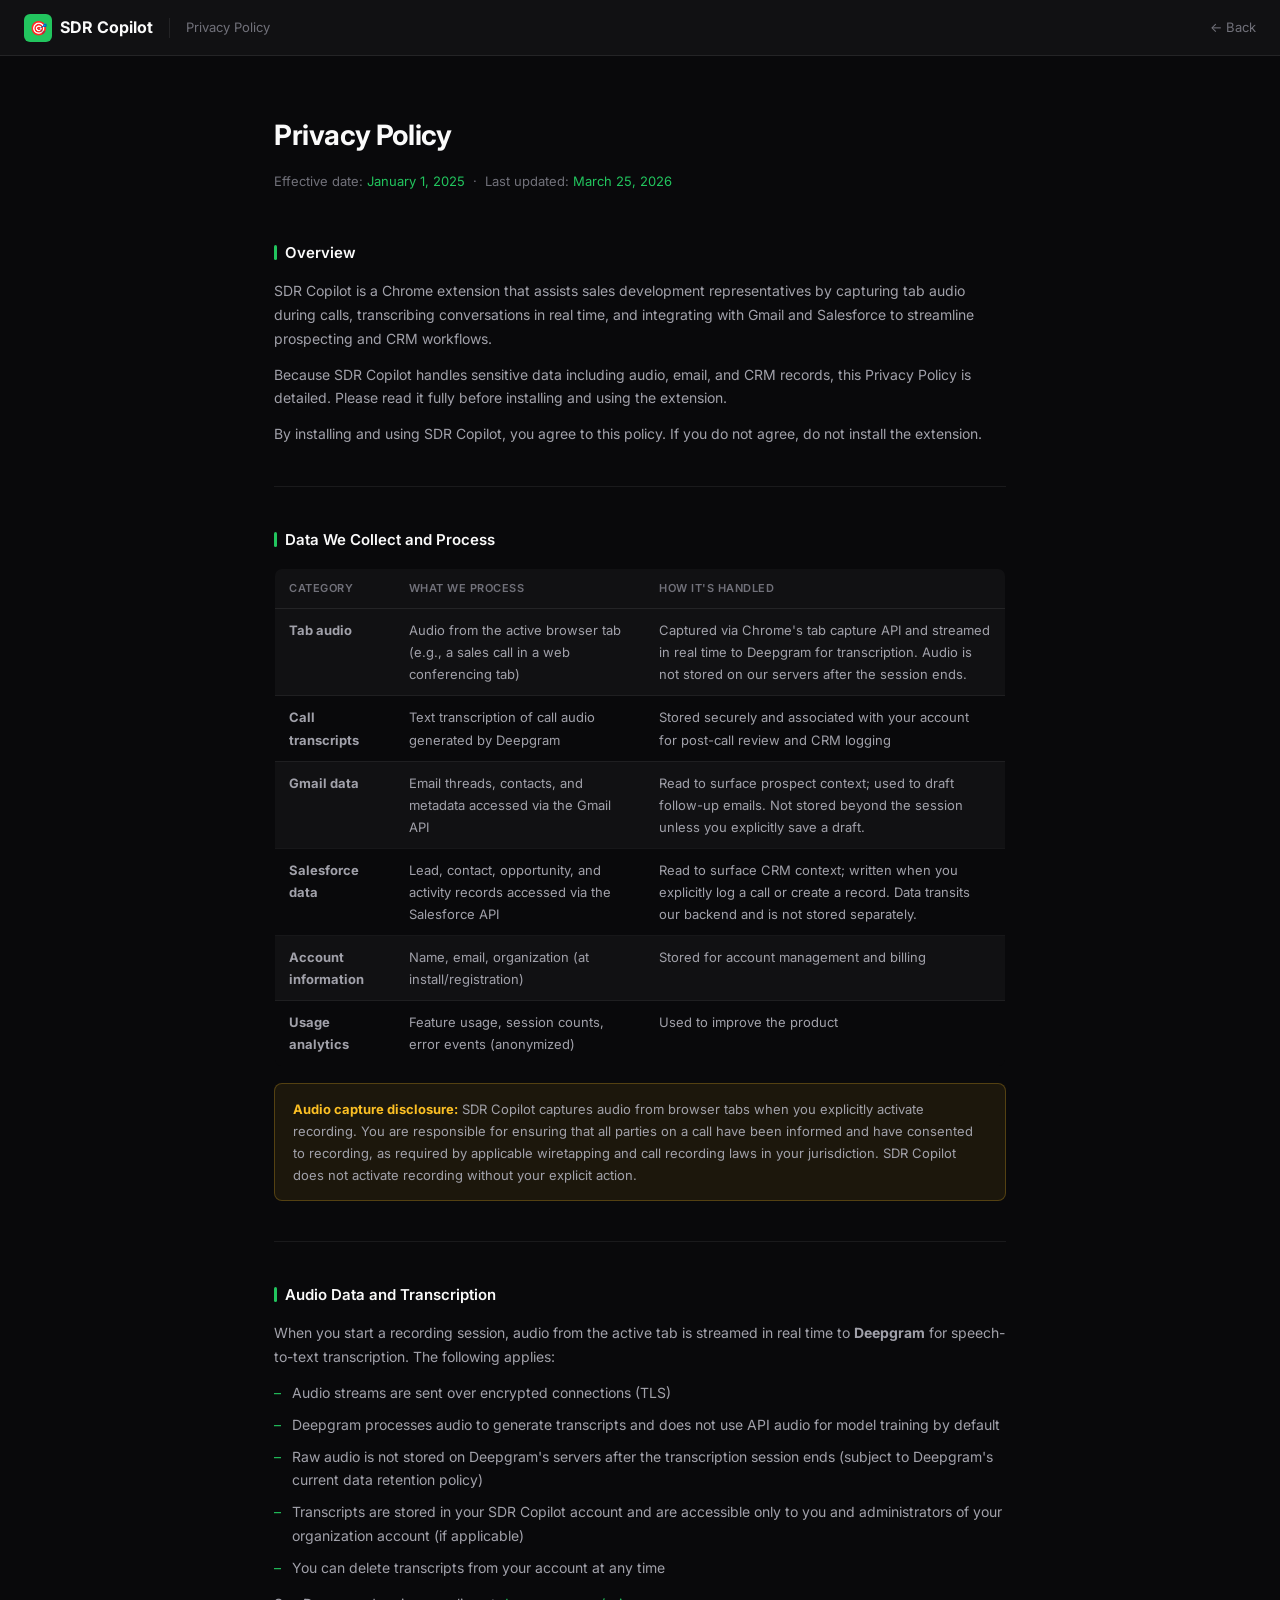
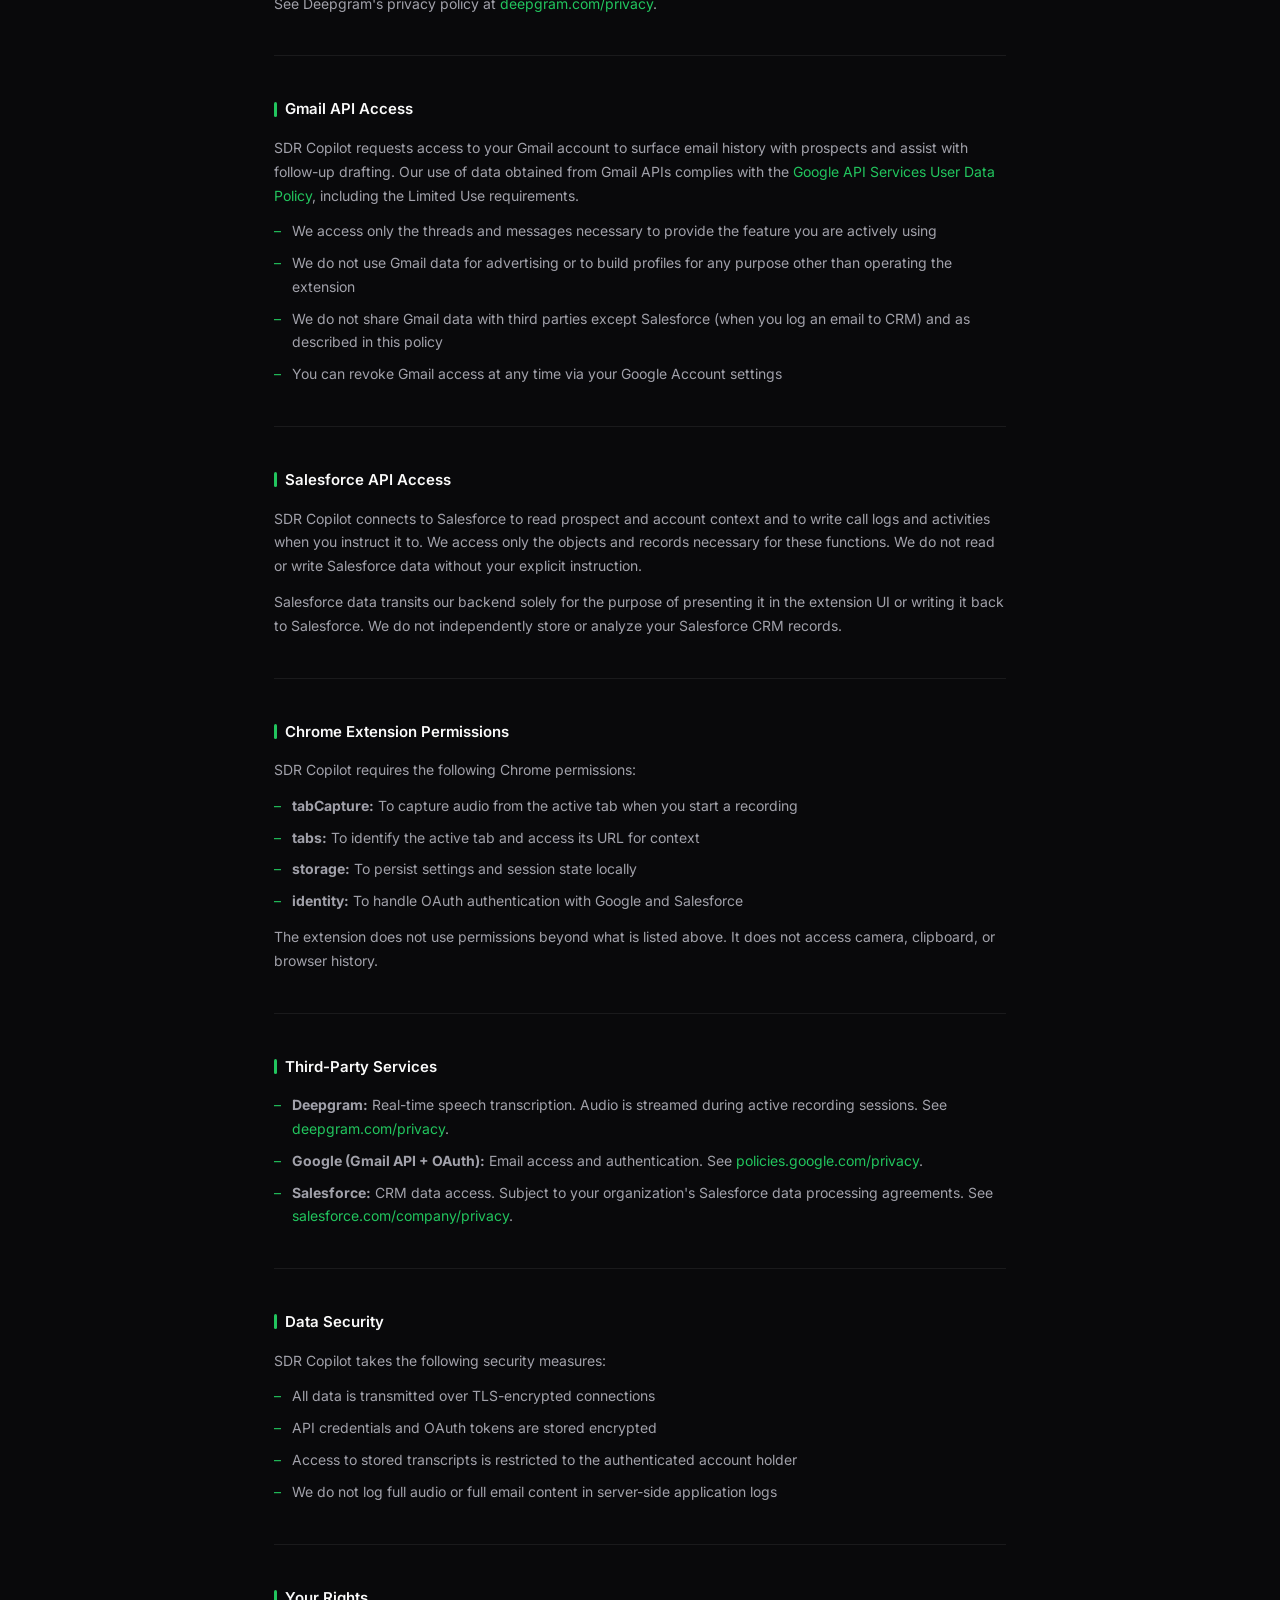
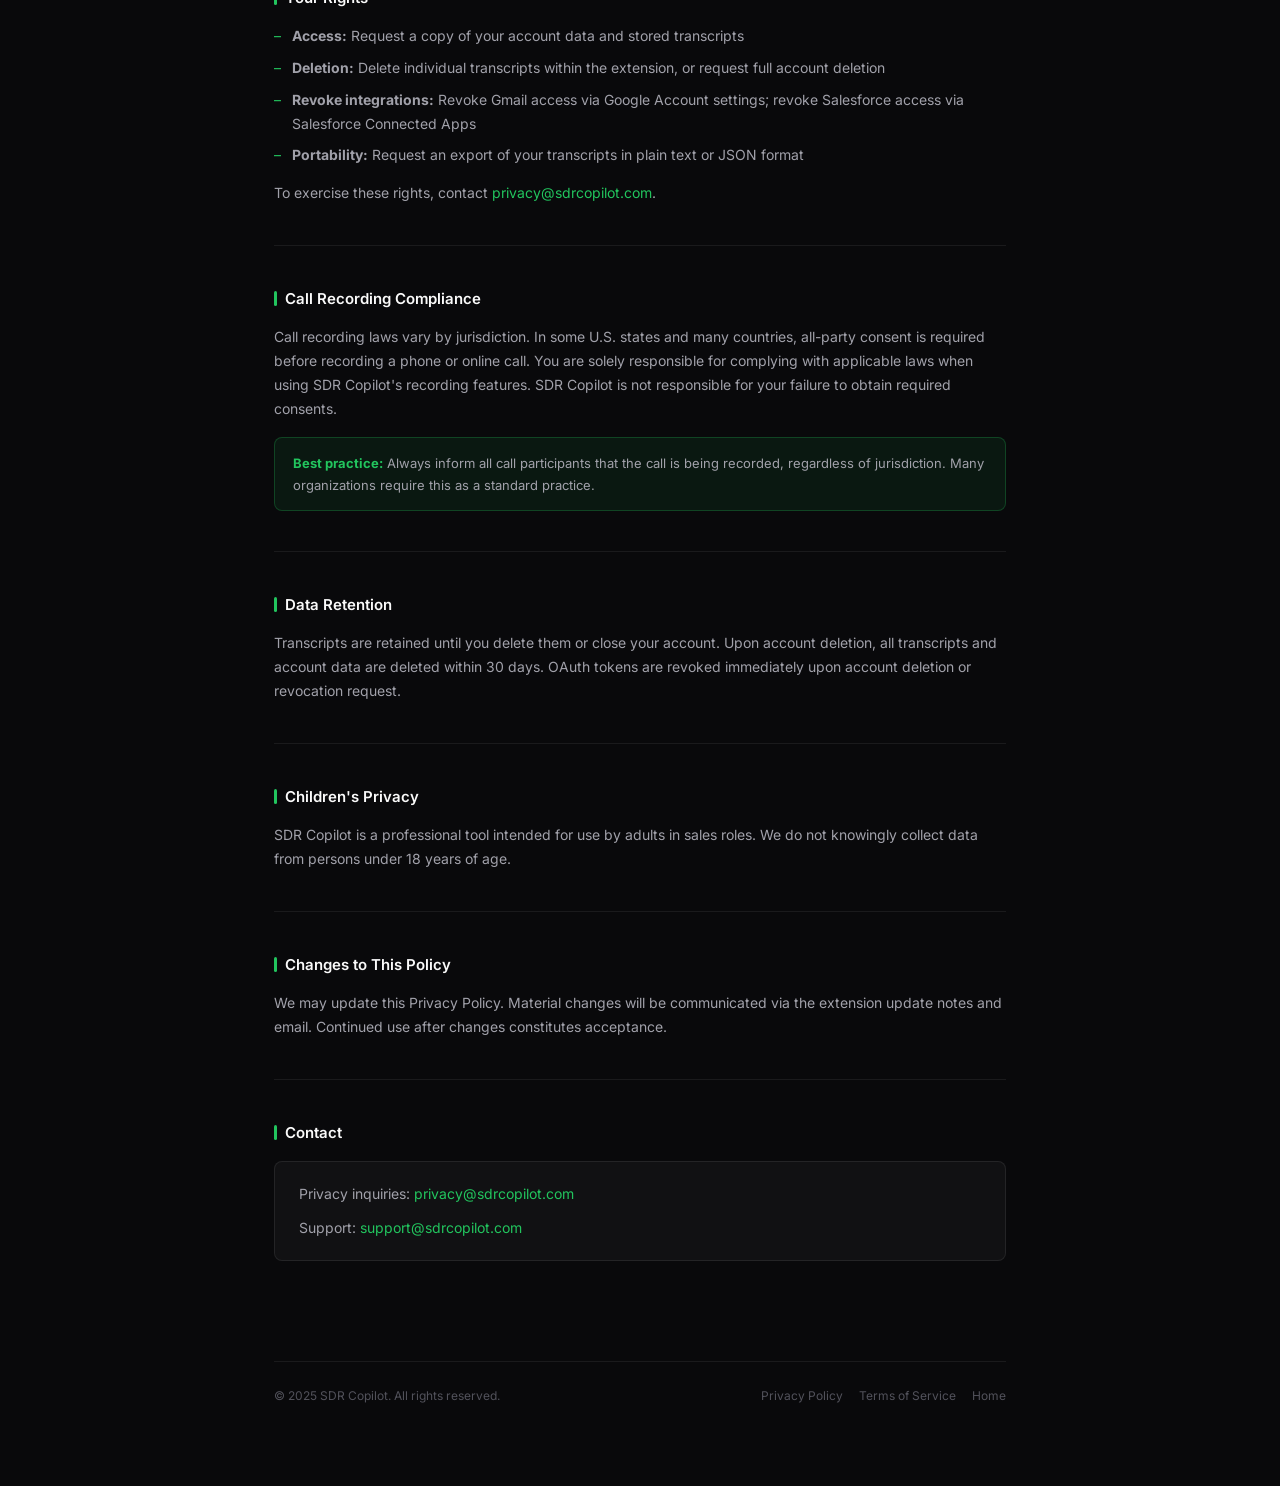
<file: legal/privacy-policy.html>
<!DOCTYPE html>
<html lang="en">
<head>
  <meta charset="UTF-8" />
  <meta name="viewport" content="width=device-width, initial-scale=1.0" />
  <title>Privacy Policy — SDR Copilot</title>
  <link rel="preconnect" href="https://fonts.googleapis.com" />
  <link rel="preconnect" href="https://fonts.gstatic.com" crossorigin />
  <link href="https://fonts.googleapis.com/css2?family=Inter:wght@400;500;600;700&display=swap" rel="stylesheet" />
  <style>
    *, *::before, *::after { box-sizing: border-box; margin: 0; padding: 0; }
    html, body {
      background: #09090b; color: #fafafa;
      font-family: 'Inter', -apple-system, BlinkMacSystemFont, 'Segoe UI', sans-serif;
      font-size: 15px; line-height: 1.7; -webkit-font-smoothing: antialiased; min-height: 100%;
    }
    a { color: #22c55e; text-decoration: none; }
    a:hover { text-decoration: underline; }
    .site-header {
      background: #111113; border-bottom: 1px solid rgba(255,255,255,0.08);
      padding: 0 24px; height: 56px; display: flex; align-items: center;
      gap: 12px; position: sticky; top: 0; z-index: 10;
    }
    .logo { font-size: 16px; font-weight: 700; color: #fafafa; text-decoration: none; display: flex; align-items: center; gap: 8px; }
    .logo-badge {
      width: 28px; height: 28px; border-radius: 6px; background: #22c55e;
      display: flex; align-items: center; justify-content: center; font-size: 14px;
    }
    .header-divider { width: 1px; height: 20px; background: rgba(255,255,255,0.08); margin: 0 4px; }
    .header-label { font-size: 13px; color: #71717a; }
    .header-spacer { flex: 1; }
    .back-link { font-size: 13px; color: #71717a; text-decoration: none; }
    .back-link:hover { color: #22c55e; text-decoration: none; }
    .page-wrapper { max-width: 780px; margin: 0 auto; padding: 56px 24px 80px; }
    .page-hero { margin-bottom: 48px; }
    .page-hero h1 { font-size: 28px; font-weight: 700; margin-bottom: 10px; letter-spacing: -0.4px; }
    .page-hero .meta { font-size: 13px; color: #71717a; }
    .page-hero .meta span { color: #22c55e; }
    .section { margin-bottom: 40px; padding-bottom: 40px; border-bottom: 1px solid rgba(255,255,255,0.07); }
    .section:last-of-type { border-bottom: none; }
    .section h2 { font-size: 15px; font-weight: 600; color: #fafafa; margin-bottom: 14px; display: flex; align-items: center; gap: 8px; }
    .section h2::before { content: ''; display: block; width: 3px; height: 15px; background: #22c55e; border-radius: 2px; }
    .section p { color: #a1a1aa; font-size: 14px; margin-bottom: 12px; }
    .section p:last-child { margin-bottom: 0; }
    ul.styled-list { list-style: none; padding: 0; margin: 12px 0 0; display: flex; flex-direction: column; gap: 8px; }
    ul.styled-list li { font-size: 14px; color: #a1a1aa; padding-left: 18px; position: relative; }
    ul.styled-list li::before { content: '–'; position: absolute; left: 0; color: #22c55e; }
    .data-table { width: 100%; border-collapse: collapse; font-size: 13px; margin-top: 16px; border: 1px solid rgba(255,255,255,0.08); border-radius: 8px; overflow: hidden; }
    .data-table thead tr { background: #111113; }
    .data-table th { padding: 10px 14px; text-align: left; font-size: 11px; font-weight: 600; color: #71717a; text-transform: uppercase; letter-spacing: 0.5px; border-bottom: 1px solid rgba(255,255,255,0.08); }
    .data-table td { padding: 10px 14px; color: #a1a1aa; border-bottom: 1px solid rgba(255,255,255,0.06); vertical-align: top; }
    .data-table tr:last-child td { border-bottom: none; }
    .data-table tbody tr:nth-child(even) { background: #09090b; }
    .data-table tbody tr:nth-child(odd) { background: #111113; }
    .callout { background: rgba(34, 197, 94, 0.08); border: 1px solid rgba(34, 197, 94, 0.25); border-radius: 8px; padding: 14px 18px; font-size: 13px; color: #a1a1aa; margin-top: 16px; }
    .callout strong { color: #22c55e; }
    .warning-callout { background: rgba(251, 191, 36, 0.08); border: 1px solid rgba(251, 191, 36, 0.25); border-radius: 8px; padding: 14px 18px; font-size: 13px; color: #a1a1aa; margin-top: 16px; }
    .warning-callout strong { color: #fbbf24; }
    .contact-box { background: #111113; border: 1px solid rgba(255,255,255,0.08); border-radius: 8px; padding: 20px 24px; margin-top: 16px; }
    .contact-box p { font-size: 14px; color: #a1a1aa; margin-bottom: 10px; }
    .contact-box p:last-child { margin-bottom: 0; }
    .page-footer { margin-top: 60px; padding-top: 24px; border-top: 1px solid rgba(255,255,255,0.07); display: flex; align-items: center; justify-content: space-between; flex-wrap: wrap; gap: 12px; }
    .page-footer p { font-size: 12px; color: #52525b; }
    .page-footer nav { display: flex; gap: 16px; }
    .page-footer nav a { font-size: 12px; color: #52525b; text-decoration: none; }
    .page-footer nav a:hover { color: #22c55e; text-decoration: none; }
  </style>
</head>
<body>

  <header class="site-header">
    <a href="/" class="logo"><span class="logo-badge">🎯</span> SDR Copilot</a>
    <div class="header-divider"></div>
    <span class="header-label">Privacy Policy</span>
    <div class="header-spacer"></div>
    <a href="/" class="back-link">← Back</a>
  </header>

  <div class="page-wrapper">

    <div class="page-hero">
      <h1>Privacy Policy</h1>
      <p class="meta">Effective date: <span>January 1, 2025</span> &nbsp;·&nbsp; Last updated: <span>March 25, 2026</span></p>
    </div>

    <div class="section">
      <h2>Overview</h2>
      <p>SDR Copilot is a Chrome extension that assists sales development representatives by capturing tab audio during calls, transcribing conversations in real time, and integrating with Gmail and Salesforce to streamline prospecting and CRM workflows.</p>
      <p>Because SDR Copilot handles sensitive data including audio, email, and CRM records, this Privacy Policy is detailed. Please read it fully before installing and using the extension.</p>
      <p>By installing and using SDR Copilot, you agree to this policy. If you do not agree, do not install the extension.</p>
    </div>

    <div class="section">
      <h2>Data We Collect and Process</h2>
      <table class="data-table">
        <thead>
          <tr><th>Category</th><th>What we process</th><th>How it's handled</th></tr>
        </thead>
        <tbody>
          <tr>
            <td><strong>Tab audio</strong></td>
            <td>Audio from the active browser tab (e.g., a sales call in a web conferencing tab)</td>
            <td>Captured via Chrome's tab capture API and streamed in real time to Deepgram for transcription. Audio is not stored on our servers after the session ends.</td>
          </tr>
          <tr>
            <td><strong>Call transcripts</strong></td>
            <td>Text transcription of call audio generated by Deepgram</td>
            <td>Stored securely and associated with your account for post-call review and CRM logging</td>
          </tr>
          <tr>
            <td><strong>Gmail data</strong></td>
            <td>Email threads, contacts, and metadata accessed via the Gmail API</td>
            <td>Read to surface prospect context; used to draft follow-up emails. Not stored beyond the session unless you explicitly save a draft.</td>
          </tr>
          <tr>
            <td><strong>Salesforce data</strong></td>
            <td>Lead, contact, opportunity, and activity records accessed via the Salesforce API</td>
            <td>Read to surface CRM context; written when you explicitly log a call or create a record. Data transits our backend and is not stored separately.</td>
          </tr>
          <tr>
            <td><strong>Account information</strong></td>
            <td>Name, email, organization (at install/registration)</td>
            <td>Stored for account management and billing</td>
          </tr>
          <tr>
            <td><strong>Usage analytics</strong></td>
            <td>Feature usage, session counts, error events (anonymized)</td>
            <td>Used to improve the product</td>
          </tr>
        </tbody>
      </table>

      <div class="warning-callout">
        <strong>Audio capture disclosure:</strong> SDR Copilot captures audio from browser tabs when you explicitly activate recording. You are responsible for ensuring that all parties on a call have been informed and have consented to recording, as required by applicable wiretapping and call recording laws in your jurisdiction. SDR Copilot does not activate recording without your explicit action.
      </div>
    </div>

    <div class="section">
      <h2>Audio Data and Transcription</h2>
      <p>When you start a recording session, audio from the active tab is streamed in real time to <strong>Deepgram</strong> for speech-to-text transcription. The following applies:</p>
      <ul class="styled-list">
        <li>Audio streams are sent over encrypted connections (TLS)</li>
        <li>Deepgram processes audio to generate transcripts and does not use API audio for model training by default</li>
        <li>Raw audio is not stored on Deepgram's servers after the transcription session ends (subject to Deepgram's current data retention policy)</li>
        <li>Transcripts are stored in your SDR Copilot account and are accessible only to you and administrators of your organization account (if applicable)</li>
        <li>You can delete transcripts from your account at any time</li>
      </ul>
      <p style="margin-top: 12px;">See Deepgram's privacy policy at <a href="https://deepgram.com/privacy">deepgram.com/privacy</a>.</p>
    </div>

    <div class="section">
      <h2>Gmail API Access</h2>
      <p>SDR Copilot requests access to your Gmail account to surface email history with prospects and assist with follow-up drafting. Our use of data obtained from Gmail APIs complies with the <a href="https://developers.google.com/terms/api-services-user-data-policy" target="_blank" rel="noopener noreferrer">Google API Services User Data Policy</a>, including the Limited Use requirements.</p>
      <ul class="styled-list">
        <li>We access only the threads and messages necessary to provide the feature you are actively using</li>
        <li>We do not use Gmail data for advertising or to build profiles for any purpose other than operating the extension</li>
        <li>We do not share Gmail data with third parties except Salesforce (when you log an email to CRM) and as described in this policy</li>
        <li>You can revoke Gmail access at any time via your Google Account settings</li>
      </ul>
    </div>

    <div class="section">
      <h2>Salesforce API Access</h2>
      <p>SDR Copilot connects to Salesforce to read prospect and account context and to write call logs and activities when you instruct it to. We access only the objects and records necessary for these functions. We do not read or write Salesforce data without your explicit instruction.</p>
      <p>Salesforce data transits our backend solely for the purpose of presenting it in the extension UI or writing it back to Salesforce. We do not independently store or analyze your Salesforce CRM records.</p>
    </div>

    <div class="section">
      <h2>Chrome Extension Permissions</h2>
      <p>SDR Copilot requires the following Chrome permissions:</p>
      <ul class="styled-list">
        <li><strong>tabCapture:</strong> To capture audio from the active tab when you start a recording</li>
        <li><strong>tabs:</strong> To identify the active tab and access its URL for context</li>
        <li><strong>storage:</strong> To persist settings and session state locally</li>
        <li><strong>identity:</strong> To handle OAuth authentication with Google and Salesforce</li>
      </ul>
      <p style="margin-top: 12px;">The extension does not use permissions beyond what is listed above. It does not access camera, clipboard, or browser history.</p>
    </div>

    <div class="section">
      <h2>Third-Party Services</h2>
      <ul class="styled-list">
        <li><strong>Deepgram:</strong> Real-time speech transcription. Audio is streamed during active recording sessions. See <a href="https://deepgram.com/privacy">deepgram.com/privacy</a>.</li>
        <li><strong>Google (Gmail API + OAuth):</strong> Email access and authentication. See <a href="https://policies.google.com/privacy">policies.google.com/privacy</a>.</li>
        <li><strong>Salesforce:</strong> CRM data access. Subject to your organization's Salesforce data processing agreements. See <a href="https://www.salesforce.com/company/privacy/">salesforce.com/company/privacy</a>.</li>
      </ul>
    </div>

    <div class="section">
      <h2>Data Security</h2>
      <p>SDR Copilot takes the following security measures:</p>
      <ul class="styled-list">
        <li>All data is transmitted over TLS-encrypted connections</li>
        <li>API credentials and OAuth tokens are stored encrypted</li>
        <li>Access to stored transcripts is restricted to the authenticated account holder</li>
        <li>We do not log full audio or full email content in server-side application logs</li>
      </ul>
    </div>

    <div class="section">
      <h2>Your Rights</h2>
      <ul class="styled-list">
        <li><strong>Access:</strong> Request a copy of your account data and stored transcripts</li>
        <li><strong>Deletion:</strong> Delete individual transcripts within the extension, or request full account deletion</li>
        <li><strong>Revoke integrations:</strong> Revoke Gmail access via Google Account settings; revoke Salesforce access via Salesforce Connected Apps</li>
        <li><strong>Portability:</strong> Request an export of your transcripts in plain text or JSON format</li>
      </ul>
      <p style="margin-top: 14px;">To exercise these rights, contact <a href="mailto:privacy@sdrcopilot.com">privacy@sdrcopilot.com</a>.</p>
    </div>

    <div class="section">
      <h2>Call Recording Compliance</h2>
      <p>Call recording laws vary by jurisdiction. In some U.S. states and many countries, all-party consent is required before recording a phone or online call. You are solely responsible for complying with applicable laws when using SDR Copilot's recording features. SDR Copilot is not responsible for your failure to obtain required consents.</p>
      <div class="callout">
        <strong>Best practice:</strong> Always inform all call participants that the call is being recorded, regardless of jurisdiction. Many organizations require this as a standard practice.
      </div>
    </div>

    <div class="section">
      <h2>Data Retention</h2>
      <p>Transcripts are retained until you delete them or close your account. Upon account deletion, all transcripts and account data are deleted within 30 days. OAuth tokens are revoked immediately upon account deletion or revocation request.</p>
    </div>

    <div class="section">
      <h2>Children's Privacy</h2>
      <p>SDR Copilot is a professional tool intended for use by adults in sales roles. We do not knowingly collect data from persons under 18 years of age.</p>
    </div>

    <div class="section">
      <h2>Changes to This Policy</h2>
      <p>We may update this Privacy Policy. Material changes will be communicated via the extension update notes and email. Continued use after changes constitutes acceptance.</p>
    </div>

    <div class="section">
      <h2>Contact</h2>
      <div class="contact-box">
        <p>Privacy inquiries: <a href="mailto:privacy@sdrcopilot.com">privacy@sdrcopilot.com</a></p>
        <p>Support: <a href="mailto:support@sdrcopilot.com">support@sdrcopilot.com</a></p>
      </div>
    </div>

    <footer class="page-footer">
      <p>© 2025 SDR Copilot. All rights reserved.</p>
      <nav>
        <a href="/privacy-policy.html">Privacy Policy</a>
        <a href="/terms.html">Terms of Service</a>
        <a href="/">Home</a>
      </nav>
    </footer>

  </div>
</body>
</html>
</file>
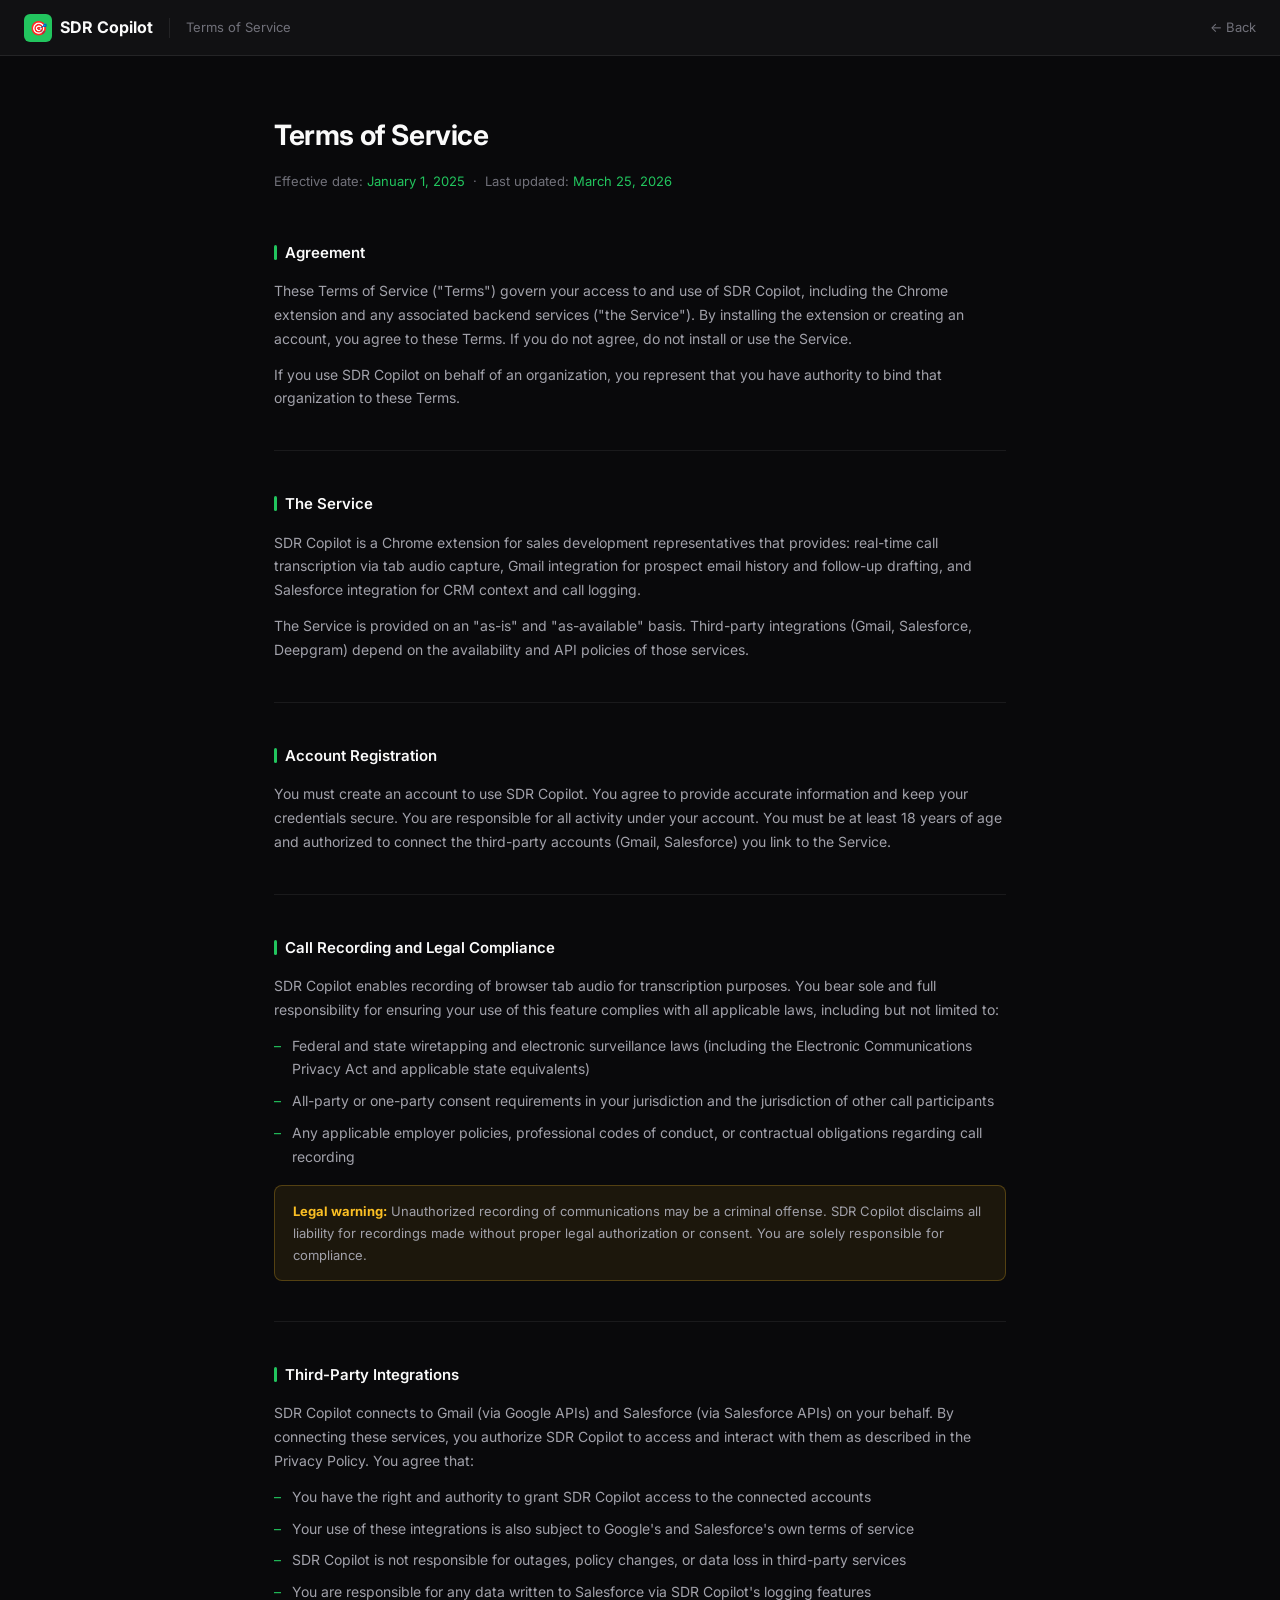
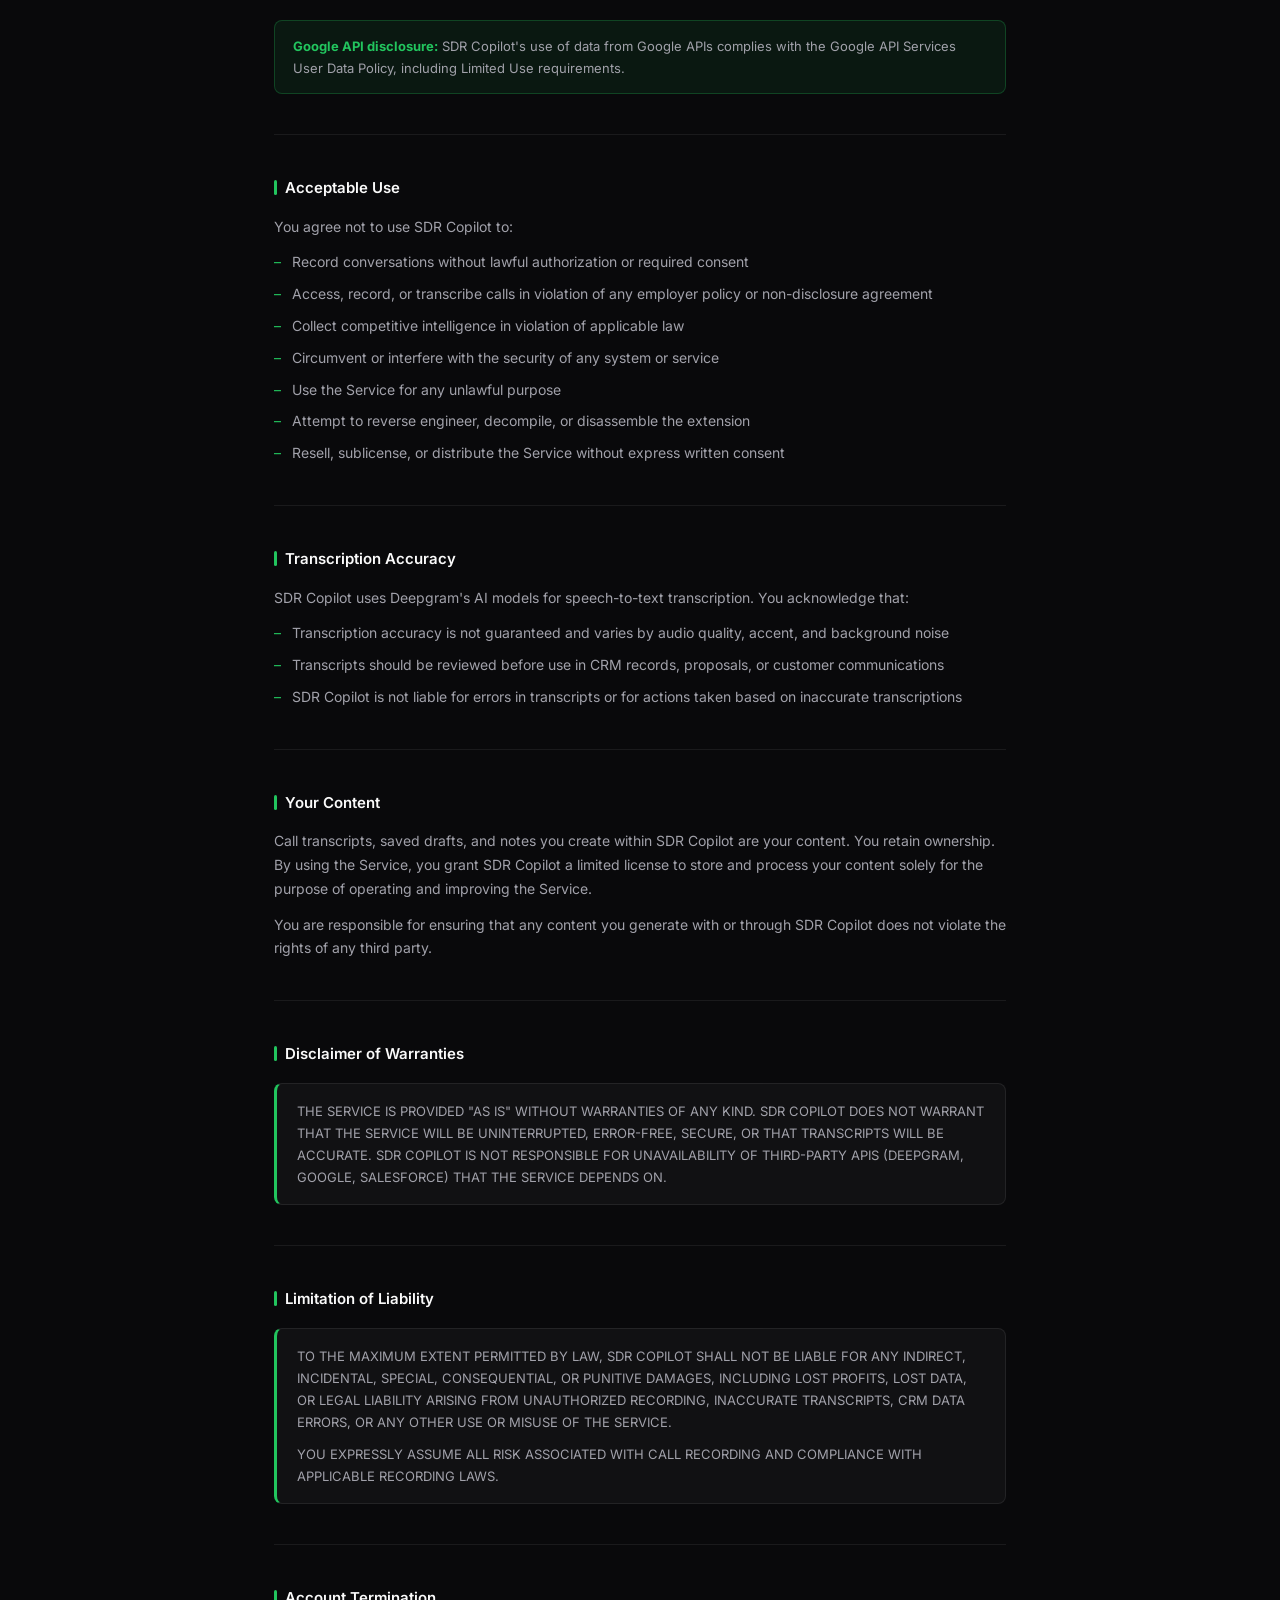
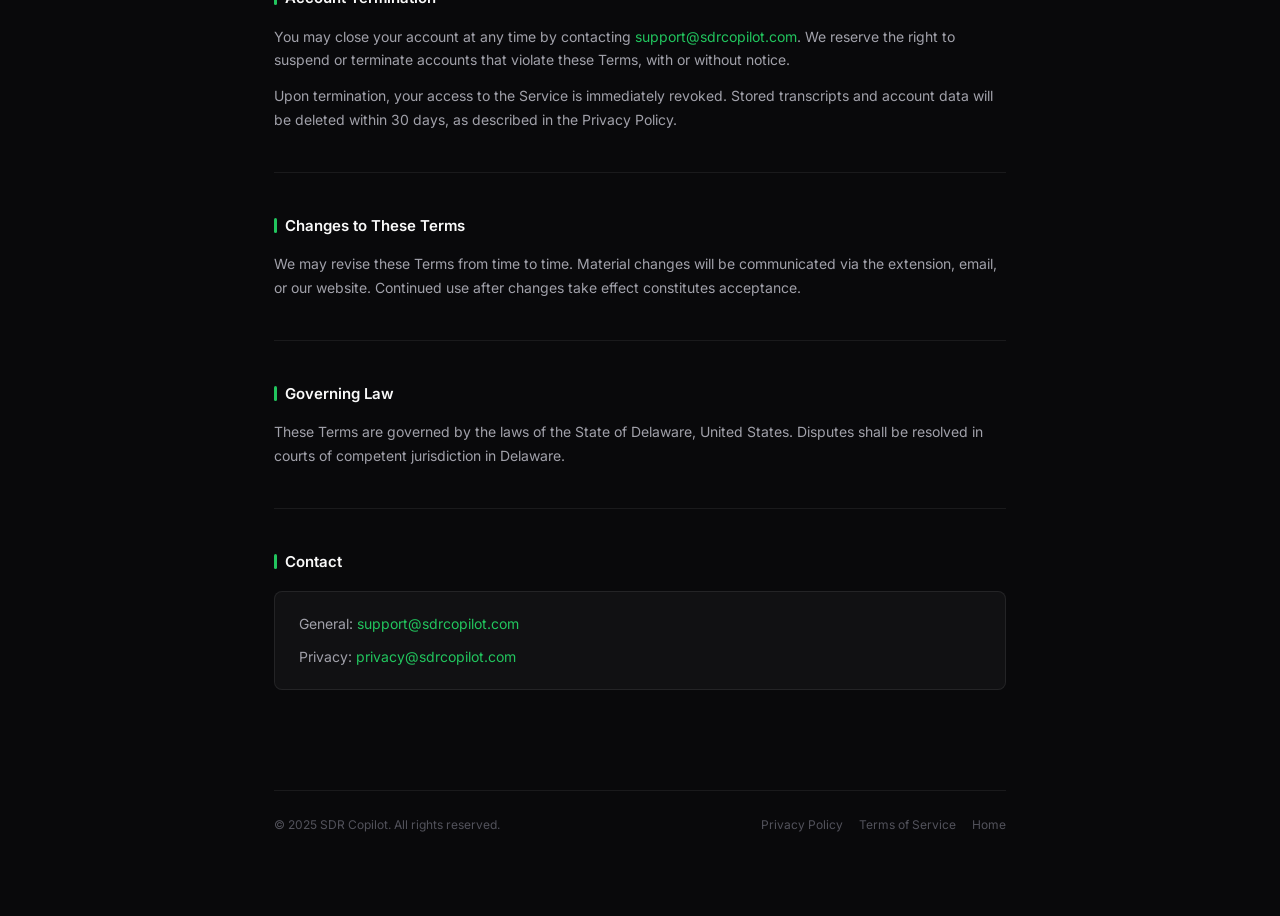
<file: legal/terms.html>
<!DOCTYPE html>
<html lang="en">
<head>
  <meta charset="UTF-8" />
  <meta name="viewport" content="width=device-width, initial-scale=1.0" />
  <title>Terms of Service — SDR Copilot</title>
  <link rel="preconnect" href="https://fonts.googleapis.com" />
  <link rel="preconnect" href="https://fonts.gstatic.com" crossorigin />
  <link href="https://fonts.googleapis.com/css2?family=Inter:wght@400;500;600;700&display=swap" rel="stylesheet" />
  <style>
    *, *::before, *::after { box-sizing: border-box; margin: 0; padding: 0; }
    html, body {
      background: #09090b; color: #fafafa;
      font-family: 'Inter', -apple-system, BlinkMacSystemFont, 'Segoe UI', sans-serif;
      font-size: 15px; line-height: 1.7; -webkit-font-smoothing: antialiased; min-height: 100%;
    }
    a { color: #22c55e; text-decoration: none; }
    a:hover { text-decoration: underline; }
    .site-header {
      background: #111113; border-bottom: 1px solid rgba(255,255,255,0.08);
      padding: 0 24px; height: 56px; display: flex; align-items: center;
      gap: 12px; position: sticky; top: 0; z-index: 10;
    }
    .logo { font-size: 16px; font-weight: 700; color: #fafafa; text-decoration: none; display: flex; align-items: center; gap: 8px; }
    .logo-badge { width: 28px; height: 28px; border-radius: 6px; background: #22c55e; display: flex; align-items: center; justify-content: center; font-size: 14px; }
    .header-divider { width: 1px; height: 20px; background: rgba(255,255,255,0.08); margin: 0 4px; }
    .header-label { font-size: 13px; color: #71717a; }
    .header-spacer { flex: 1; }
    .back-link { font-size: 13px; color: #71717a; text-decoration: none; }
    .back-link:hover { color: #22c55e; text-decoration: none; }
    .page-wrapper { max-width: 780px; margin: 0 auto; padding: 56px 24px 80px; }
    .page-hero { margin-bottom: 48px; }
    .page-hero h1 { font-size: 28px; font-weight: 700; margin-bottom: 10px; letter-spacing: -0.4px; }
    .page-hero .meta { font-size: 13px; color: #71717a; }
    .page-hero .meta span { color: #22c55e; }
    .section { margin-bottom: 40px; padding-bottom: 40px; border-bottom: 1px solid rgba(255,255,255,0.07); }
    .section:last-of-type { border-bottom: none; }
    .section h2 { font-size: 15px; font-weight: 600; color: #fafafa; margin-bottom: 14px; display: flex; align-items: center; gap: 8px; }
    .section h2::before { content: ''; display: block; width: 3px; height: 15px; background: #22c55e; border-radius: 2px; }
    .section p { color: #a1a1aa; font-size: 14px; margin-bottom: 12px; }
    .section p:last-child { margin-bottom: 0; }
    ul.styled-list { list-style: none; padding: 0; margin: 12px 0 0; display: flex; flex-direction: column; gap: 8px; }
    ul.styled-list li { font-size: 14px; color: #a1a1aa; padding-left: 18px; position: relative; }
    ul.styled-list li::before { content: '–'; position: absolute; left: 0; color: #22c55e; }
    .disclaimer-box { background: #111113; border: 1px solid rgba(255,255,255,0.08); border-left: 3px solid #22c55e; border-radius: 8px; padding: 16px 20px; margin-top: 16px; }
    .disclaimer-box p { font-size: 13px; color: #a1a1aa; margin-bottom: 10px; }
    .disclaimer-box p:last-child { margin-bottom: 0; }
    .callout { background: rgba(34, 197, 94, 0.08); border: 1px solid rgba(34, 197, 94, 0.25); border-radius: 8px; padding: 14px 18px; font-size: 13px; color: #a1a1aa; margin-top: 16px; }
    .callout strong { color: #22c55e; }
    .warning-callout { background: rgba(251, 191, 36, 0.08); border: 1px solid rgba(251, 191, 36, 0.25); border-radius: 8px; padding: 14px 18px; font-size: 13px; color: #a1a1aa; margin-top: 16px; }
    .warning-callout strong { color: #fbbf24; }
    .contact-box { background: #111113; border: 1px solid rgba(255,255,255,0.08); border-radius: 8px; padding: 20px 24px; margin-top: 16px; }
    .contact-box p { font-size: 14px; color: #a1a1aa; margin-bottom: 10px; }
    .contact-box p:last-child { margin-bottom: 0; }
    .page-footer { margin-top: 60px; padding-top: 24px; border-top: 1px solid rgba(255,255,255,0.07); display: flex; align-items: center; justify-content: space-between; flex-wrap: wrap; gap: 12px; }
    .page-footer p { font-size: 12px; color: #52525b; }
    .page-footer nav { display: flex; gap: 16px; }
    .page-footer nav a { font-size: 12px; color: #52525b; text-decoration: none; }
    .page-footer nav a:hover { color: #22c55e; text-decoration: none; }
  </style>
</head>
<body>

  <header class="site-header">
    <a href="/" class="logo"><span class="logo-badge">🎯</span> SDR Copilot</a>
    <div class="header-divider"></div>
    <span class="header-label">Terms of Service</span>
    <div class="header-spacer"></div>
    <a href="/" class="back-link">← Back</a>
  </header>

  <div class="page-wrapper">

    <div class="page-hero">
      <h1>Terms of Service</h1>
      <p class="meta">Effective date: <span>January 1, 2025</span> &nbsp;·&nbsp; Last updated: <span>March 25, 2026</span></p>
    </div>

    <div class="section">
      <h2>Agreement</h2>
      <p>These Terms of Service ("Terms") govern your access to and use of SDR Copilot, including the Chrome extension and any associated backend services ("the Service"). By installing the extension or creating an account, you agree to these Terms. If you do not agree, do not install or use the Service.</p>
      <p>If you use SDR Copilot on behalf of an organization, you represent that you have authority to bind that organization to these Terms.</p>
    </div>

    <div class="section">
      <h2>The Service</h2>
      <p>SDR Copilot is a Chrome extension for sales development representatives that provides: real-time call transcription via tab audio capture, Gmail integration for prospect email history and follow-up drafting, and Salesforce integration for CRM context and call logging.</p>
      <p>The Service is provided on an "as-is" and "as-available" basis. Third-party integrations (Gmail, Salesforce, Deepgram) depend on the availability and API policies of those services.</p>
    </div>

    <div class="section">
      <h2>Account Registration</h2>
      <p>You must create an account to use SDR Copilot. You agree to provide accurate information and keep your credentials secure. You are responsible for all activity under your account. You must be at least 18 years of age and authorized to connect the third-party accounts (Gmail, Salesforce) you link to the Service.</p>
    </div>

    <div class="section">
      <h2>Call Recording and Legal Compliance</h2>
      <p>SDR Copilot enables recording of browser tab audio for transcription purposes. You bear sole and full responsibility for ensuring your use of this feature complies with all applicable laws, including but not limited to:</p>
      <ul class="styled-list">
        <li>Federal and state wiretapping and electronic surveillance laws (including the Electronic Communications Privacy Act and applicable state equivalents)</li>
        <li>All-party or one-party consent requirements in your jurisdiction and the jurisdiction of other call participants</li>
        <li>Any applicable employer policies, professional codes of conduct, or contractual obligations regarding call recording</li>
      </ul>
      <div class="warning-callout">
        <strong>Legal warning:</strong> Unauthorized recording of communications may be a criminal offense. SDR Copilot disclaims all liability for recordings made without proper legal authorization or consent. You are solely responsible for compliance.
      </div>
    </div>

    <div class="section">
      <h2>Third-Party Integrations</h2>
      <p>SDR Copilot connects to Gmail (via Google APIs) and Salesforce (via Salesforce APIs) on your behalf. By connecting these services, you authorize SDR Copilot to access and interact with them as described in the Privacy Policy. You agree that:</p>
      <ul class="styled-list">
        <li>You have the right and authority to grant SDR Copilot access to the connected accounts</li>
        <li>Your use of these integrations is also subject to Google's and Salesforce's own terms of service</li>
        <li>SDR Copilot is not responsible for outages, policy changes, or data loss in third-party services</li>
        <li>You are responsible for any data written to Salesforce via SDR Copilot's logging features</li>
      </ul>
      <div class="callout">
        <strong>Google API disclosure:</strong> SDR Copilot's use of data from Google APIs complies with the Google API Services User Data Policy, including Limited Use requirements.
      </div>
    </div>

    <div class="section">
      <h2>Acceptable Use</h2>
      <p>You agree not to use SDR Copilot to:</p>
      <ul class="styled-list">
        <li>Record conversations without lawful authorization or required consent</li>
        <li>Access, record, or transcribe calls in violation of any employer policy or non-disclosure agreement</li>
        <li>Collect competitive intelligence in violation of applicable law</li>
        <li>Circumvent or interfere with the security of any system or service</li>
        <li>Use the Service for any unlawful purpose</li>
        <li>Attempt to reverse engineer, decompile, or disassemble the extension</li>
        <li>Resell, sublicense, or distribute the Service without express written consent</li>
      </ul>
    </div>

    <div class="section">
      <h2>Transcription Accuracy</h2>
      <p>SDR Copilot uses Deepgram's AI models for speech-to-text transcription. You acknowledge that:</p>
      <ul class="styled-list">
        <li>Transcription accuracy is not guaranteed and varies by audio quality, accent, and background noise</li>
        <li>Transcripts should be reviewed before use in CRM records, proposals, or customer communications</li>
        <li>SDR Copilot is not liable for errors in transcripts or for actions taken based on inaccurate transcriptions</li>
      </ul>
    </div>

    <div class="section">
      <h2>Your Content</h2>
      <p>Call transcripts, saved drafts, and notes you create within SDR Copilot are your content. You retain ownership. By using the Service, you grant SDR Copilot a limited license to store and process your content solely for the purpose of operating and improving the Service.</p>
      <p>You are responsible for ensuring that any content you generate with or through SDR Copilot does not violate the rights of any third party.</p>
    </div>

    <div class="section">
      <h2>Disclaimer of Warranties</h2>
      <div class="disclaimer-box">
        <p>THE SERVICE IS PROVIDED "AS IS" WITHOUT WARRANTIES OF ANY KIND. SDR COPILOT DOES NOT WARRANT THAT THE SERVICE WILL BE UNINTERRUPTED, ERROR-FREE, SECURE, OR THAT TRANSCRIPTS WILL BE ACCURATE. SDR COPILOT IS NOT RESPONSIBLE FOR UNAVAILABILITY OF THIRD-PARTY APIS (DEEPGRAM, GOOGLE, SALESFORCE) THAT THE SERVICE DEPENDS ON.</p>
      </div>
    </div>

    <div class="section">
      <h2>Limitation of Liability</h2>
      <div class="disclaimer-box">
        <p>TO THE MAXIMUM EXTENT PERMITTED BY LAW, SDR COPILOT SHALL NOT BE LIABLE FOR ANY INDIRECT, INCIDENTAL, SPECIAL, CONSEQUENTIAL, OR PUNITIVE DAMAGES, INCLUDING LOST PROFITS, LOST DATA, OR LEGAL LIABILITY ARISING FROM UNAUTHORIZED RECORDING, INACCURATE TRANSCRIPTS, CRM DATA ERRORS, OR ANY OTHER USE OR MISUSE OF THE SERVICE.</p>
        <p>YOU EXPRESSLY ASSUME ALL RISK ASSOCIATED WITH CALL RECORDING AND COMPLIANCE WITH APPLICABLE RECORDING LAWS.</p>
      </div>
    </div>

    <div class="section">
      <h2>Account Termination</h2>
      <p>You may close your account at any time by contacting <a href="mailto:support@sdrcopilot.com">support@sdrcopilot.com</a>. We reserve the right to suspend or terminate accounts that violate these Terms, with or without notice.</p>
      <p>Upon termination, your access to the Service is immediately revoked. Stored transcripts and account data will be deleted within 30 days, as described in the Privacy Policy.</p>
    </div>

    <div class="section">
      <h2>Changes to These Terms</h2>
      <p>We may revise these Terms from time to time. Material changes will be communicated via the extension, email, or our website. Continued use after changes take effect constitutes acceptance.</p>
    </div>

    <div class="section">
      <h2>Governing Law</h2>
      <p>These Terms are governed by the laws of the State of Delaware, United States. Disputes shall be resolved in courts of competent jurisdiction in Delaware.</p>
    </div>

    <div class="section">
      <h2>Contact</h2>
      <div class="contact-box">
        <p>General: <a href="mailto:support@sdrcopilot.com">support@sdrcopilot.com</a></p>
        <p>Privacy: <a href="mailto:privacy@sdrcopilot.com">privacy@sdrcopilot.com</a></p>
      </div>
    </div>

    <footer class="page-footer">
      <p>© 2025 SDR Copilot. All rights reserved.</p>
      <nav>
        <a href="/privacy-policy.html">Privacy Policy</a>
        <a href="/terms.html">Terms of Service</a>
        <a href="/">Home</a>
      </nav>
    </footer>

  </div>
</body>
</html>
</file>
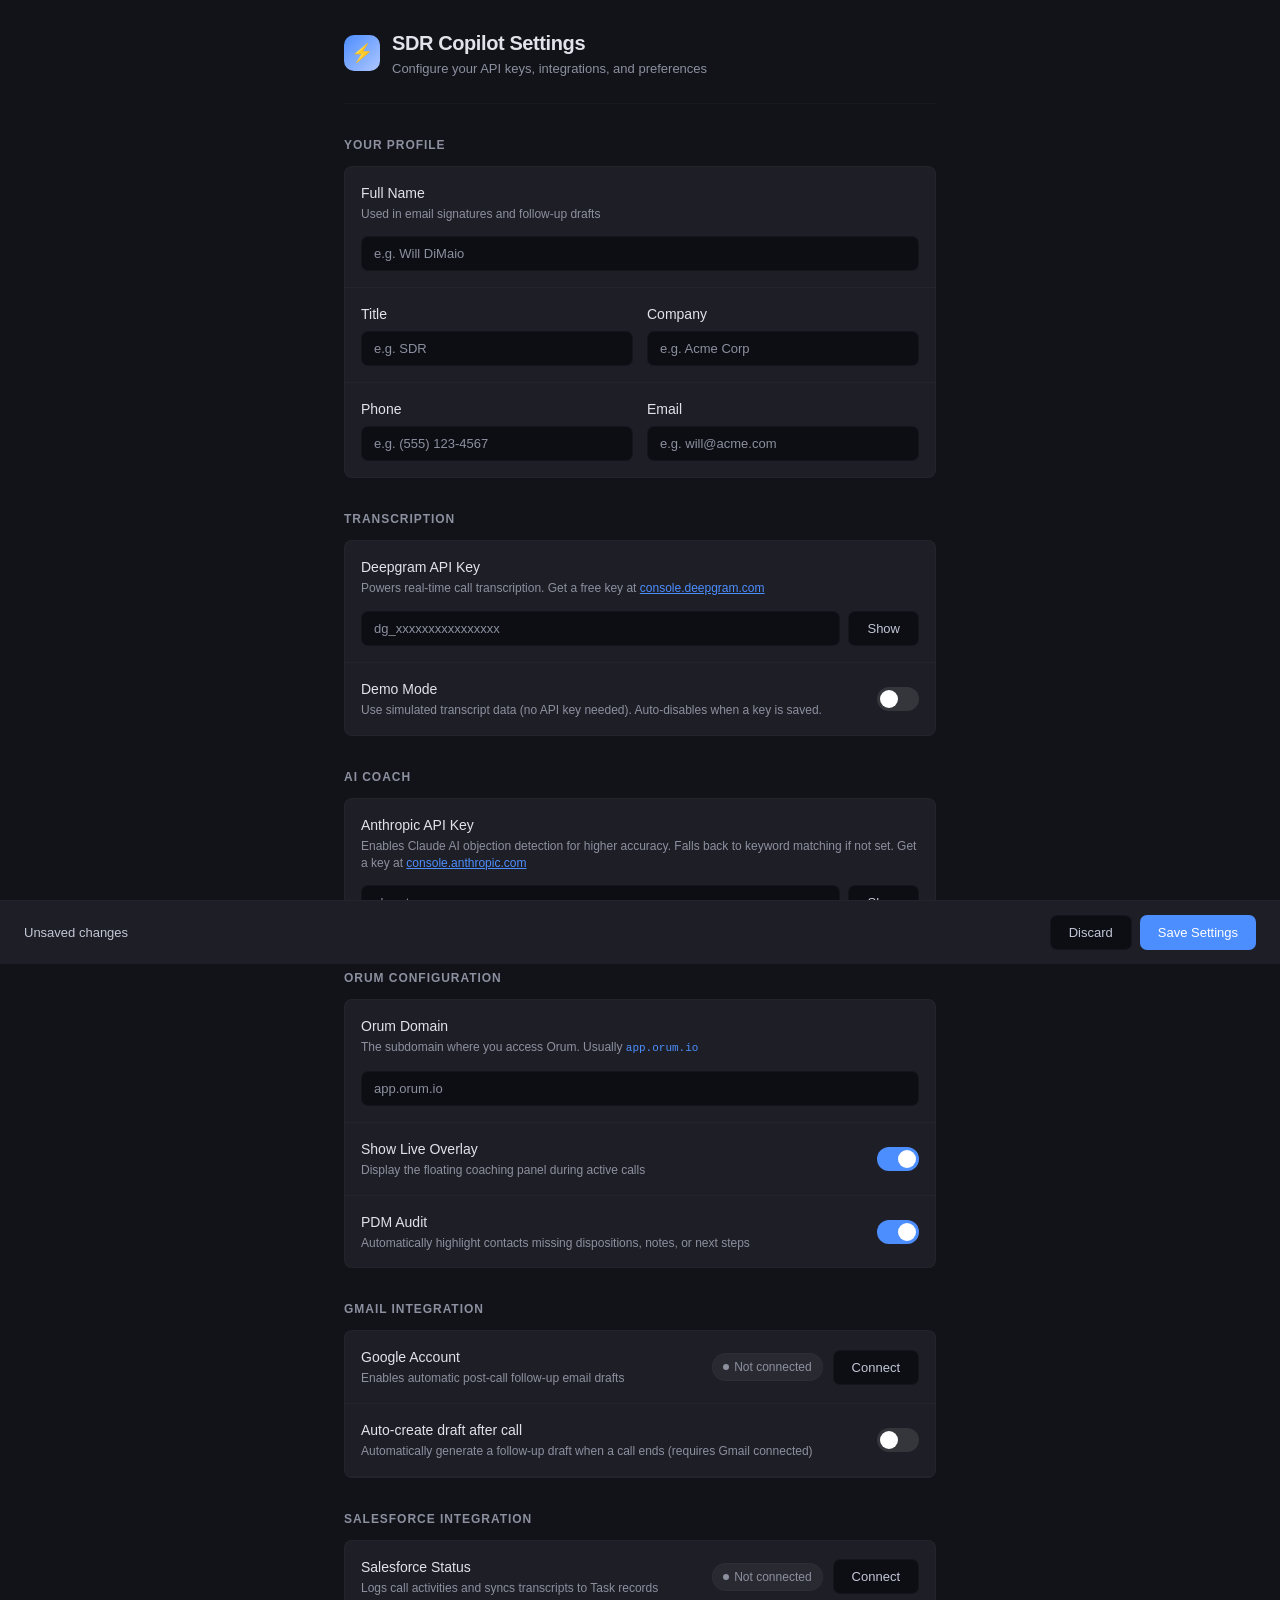
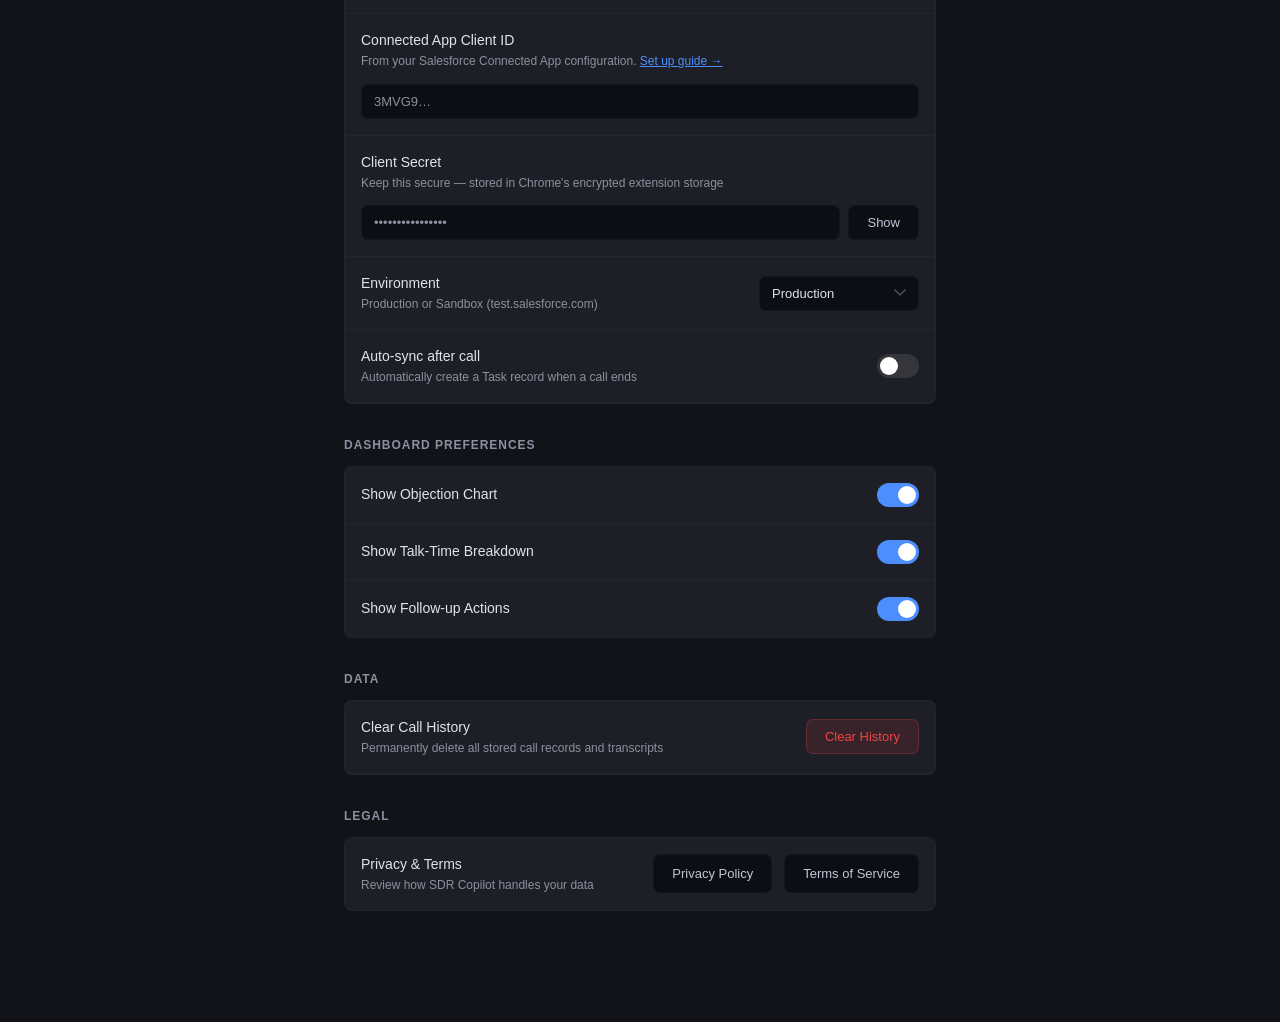
<file: options/options.html>
<!DOCTYPE html>
<html lang="en">
<head>
  <meta charset="UTF-8" />
  <meta name="viewport" content="width=device-width, initial-scale=1.0" />
  <title>SDR Copilot — Settings</title>
  <style>
    :root {
      --bg: #111319;
      --surface: #1e1f26;
      --surface-2: #0c0e14;
      --surface-hover: #282a30;
      --border: rgba(66,71,84,0.15);
      --border-strong: rgba(66,71,84,0.3);
      --text: #e2e2eb;
      --text-2: #c2c6d6;
      --text-3: #8c909f;
      --accent: #4d8eff;
      --accent-hover: #adc6ff;
      --success: #10b981;
      --warning: #f59e0b;
      --error: #ef4444;
      --radius: 8px;
      --font: 'Inter', -apple-system, BlinkMacSystemFont, 'Segoe UI', sans-serif;
    }

    * { box-sizing: border-box; margin: 0; padding: 0; }

    body {
      background: var(--bg);
      color: var(--text);
      font-family: var(--font);
      font-size: 14px;
      line-height: 1.5;
      min-height: 100vh;
    }

    .layout {
      max-width: 640px;
      margin: 0 auto;
      padding: 0 24px 80px;
    }

    /* Header */
    .header {
      display: flex;
      align-items: center;
      gap: 12px;
      padding: 28px 0 24px;
      border-bottom: 1px solid var(--border);
      margin-bottom: 32px;
    }

    .header-logo {
      width: 36px;
      height: 36px;
      border-radius: 10px;
      background: linear-gradient(135deg, #4d8eff, #adc6ff);
      display: flex;
      align-items: center;
      justify-content: center;
      font-size: 18px;
    }

    .header-title { font-size: 20px; font-weight: 700; letter-spacing: -0.02em; }
    .header-sub { font-size: 13px; color: var(--text-3); margin-top: 1px; }

    /* Sections */
    .section {
      margin-bottom: 32px;
    }

    .section-title {
      font-size: 12px;
      font-weight: 600;
      letter-spacing: 0.08em;
      text-transform: uppercase;
      color: var(--text-3);
      margin-bottom: 12px;
    }

    .setting-group {
      background: var(--surface);
      border: 1px solid var(--border);
      border-radius: var(--radius);
      overflow: hidden;
    }

    .setting-row {
      display: flex;
      align-items: center;
      gap: 14px;
      padding: 16px;
      border-bottom: 1px solid var(--border);
    }

    .setting-row:last-child { border-bottom: none; }

    .setting-row.stack {
      flex-direction: column;
      align-items: flex-start;
    }

    .setting-info { flex: 1; }

    .setting-label {
      font-size: 14px;
      font-weight: 500;
      color: var(--text);
      margin-bottom: 2px;
    }

    .setting-desc {
      font-size: 12px;
      color: var(--text-3);
      line-height: 1.4;
    }

    /* Inputs */
    .input-field {
      width: 100%;
      background: var(--surface-2);
      border: 1px solid var(--border);
      border-radius: 7px;
      padding: 9px 12px;
      font-family: var(--font);
      font-size: 13px;
      color: var(--text);
      outline: none;
      transition: border-color 0.15s;
    }

    .input-field:focus { border-color: rgba(173,198,255,0.5); box-shadow: 0 0 12px rgba(77,142,255,0.15); }

    .input-field::placeholder { color: var(--text-3); }

    .input-with-btn {
      display: flex;
      gap: 8px;
      width: 100%;
    }

    .input-with-btn .input-field { flex: 1; }

    /* Select */
    select.input-field {
      cursor: pointer;
      appearance: none;
      background-image: url("data:image/svg+xml,%3Csvg xmlns='http://www.w3.org/2000/svg' width='12' height='8' viewBox='0 0 12 8'%3E%3Cpath d='M1 1l5 5 5-5' stroke='%234e5060' stroke-width='1.5' fill='none' stroke-linecap='round'/%3E%3C/svg%3E");
      background-repeat: no-repeat;
      background-position: right 12px center;
      padding-right: 32px;
    }

    /* Toggle */
    .toggle {
      position: relative;
      width: 42px;
      height: 24px;
      flex-shrink: 0;
    }

    .toggle input { opacity: 0; width: 0; height: 0; }

    .toggle-track {
      position: absolute;
      inset: 0;
      border-radius: 12px;
      background: rgba(255,255,255,0.1);
      cursor: pointer;
      transition: background 0.2s;
    }

    .toggle-track::after {
      content: '';
      position: absolute;
      top: 3px; left: 3px;
      width: 18px; height: 18px;
      border-radius: 50%;
      background: white;
      transition: transform 0.2s;
    }

    .toggle input:checked + .toggle-track { background: var(--accent); }
    .toggle input:checked + .toggle-track::after { transform: translateX(18px); }

    /* Buttons */
    .btn {
      padding: 9px 18px;
      border-radius: 7px;
      border: none;
      font-family: var(--font);
      font-size: 13px;
      font-weight: 500;
      cursor: pointer;
      transition: background 0.15s, box-shadow 0.15s, opacity 0.15s;
      white-space: nowrap;
    }

    .btn-primary { background: var(--accent); color: white; }
    .btn-primary:hover { background: var(--accent-hover); }
    .btn-primary:disabled { opacity: 0.4; cursor: not-allowed; }

    .btn-ghost {
      background: var(--surface-2);
      color: var(--text-2);
      border: 1px solid var(--border);
    }
    .btn-ghost:hover { background: var(--surface-hover); color: var(--text); }

    .btn-danger {
      background: rgba(239,68,68,0.12);
      color: var(--error);
      border: 1px solid rgba(239,68,68,0.25);
    }
    .btn-danger:hover { background: rgba(239,68,68,0.2); }

    .btn-success {
      background: rgba(16,185,129,0.15);
      color: var(--success);
      border: 1px solid rgba(16,185,129,0.3);
    }

    /* Connection badge */
    .conn-badge {
      display: inline-flex;
      align-items: center;
      gap: 5px;
      font-size: 12px;
      font-weight: 500;
      padding: 4px 10px;
      border-radius: 20px;
    }

    .conn-badge.connected { background: rgba(16,185,129,0.12); color: var(--success); border: 1px solid rgba(16,185,129,0.25); }
    .conn-badge.disconnected { background: rgba(255,255,255,0.05); color: var(--text-3); border: 1px solid var(--border); }

    .conn-dot { width: 6px; height: 6px; border-radius: 50%; }
    .conn-dot.on { background: var(--success); }
    .conn-dot.off { background: var(--text-3); }

    /* Save bar */
    .save-bar {
      position: fixed;
      bottom: 0; left: 0; right: 0;
      background: var(--surface);
      border-top: 1px solid var(--border);
      padding: 14px 24px;
      display: flex;
      align-items: center;
      justify-content: space-between;
      z-index: 100;
      transform: translateY(100%);
      transition: transform 0.2s ease;
    }

    .save-bar.visible { transform: translateY(0); }

    .save-status {
      font-size: 13px;
      color: var(--text-2);
    }

    .save-status.saved { color: var(--success); }

    .save-actions { display: flex; gap: 8px; }

    /* Alert inline */
    .alert {
      padding: 10px 14px;
      border-radius: 8px;
      font-size: 13px;
      margin-top: 8px;
      display: none;
    }
    .alert.visible { display: block; }
    .alert-success { background: rgba(16,185,129,0.1); color: var(--success); border: 1px solid rgba(16,185,129,0.2); }
    .alert-error { background: rgba(239,68,68,0.1); color: var(--error); border: 1px solid rgba(239,68,68,0.2); }
    .alert-info { background: rgba(99,102,241,0.1); color: #a5b4fc; border: 1px solid rgba(99,102,241,0.2); }
  </style>
</head>
<body>

<div class="layout">
  <div class="header">
    <div class="header-logo">⚡</div>
    <div>
      <div class="header-title">SDR Copilot Settings</div>
      <div class="header-sub">Configure your API keys, integrations, and preferences</div>
    </div>
  </div>

  <!-- ─── Your Profile ─────────────────────────────────────────── -->
  <div class="section">
    <div class="section-title">Your Profile</div>
    <div class="setting-group">
      <div class="setting-row stack">
        <div class="setting-info">
          <div class="setting-label">Full Name</div>
          <div class="setting-desc">Used in email signatures and follow-up drafts</div>
        </div>
        <input type="text" class="input-field" id="profile-name" placeholder="e.g. Will DiMaio" />
      </div>
      <div class="setting-row" style="display:flex;gap:14px;">
        <div style="flex:1;">
          <div class="setting-label" style="margin-bottom:6px;">Title</div>
          <input type="text" class="input-field" id="profile-title" placeholder="e.g. SDR" />
        </div>
        <div style="flex:1;">
          <div class="setting-label" style="margin-bottom:6px;">Company</div>
          <input type="text" class="input-field" id="profile-company" placeholder="e.g. Acme Corp" />
        </div>
      </div>
      <div class="setting-row" style="display:flex;gap:14px;">
        <div style="flex:1;">
          <div class="setting-label" style="margin-bottom:6px;">Phone</div>
          <input type="tel" class="input-field" id="profile-phone" placeholder="e.g. (555) 123-4567" />
        </div>
        <div style="flex:1;">
          <div class="setting-label" style="margin-bottom:6px;">Email</div>
          <input type="email" class="input-field" id="profile-email" placeholder="e.g. will@acme.com" />
        </div>
      </div>
    </div>
  </div>

  <!-- ─── Deepgram ─────────────────────────────────────────────── -->
  <div class="section">
    <div class="section-title">Transcription</div>
    <div class="setting-group">
      <div class="setting-row stack">
        <div class="setting-info">
          <div class="setting-label">Deepgram API Key</div>
          <div class="setting-desc">Powers real-time call transcription. Get a free key at <a href="https://console.deepgram.com" target="_blank" style="color:var(--accent);">console.deepgram.com</a></div>
        </div>
        <div class="input-with-btn">
          <input type="password" class="input-field" id="dg-key" placeholder="dg_xxxxxxxxxxxxxxxx" autocomplete="off" />
          <button class="btn btn-ghost" id="dg-reveal-btn">Show</button>
        </div>
        <div class="alert alert-success" id="dg-alert"></div>
      </div>

      <div class="setting-row">
        <div class="setting-info">
          <div class="setting-label">Demo Mode</div>
          <div class="setting-desc">Use simulated transcript data (no API key needed). Auto-disables when a key is saved.</div>
        </div>
        <label class="toggle">
          <input type="checkbox" id="demo-mode-toggle" />
          <span class="toggle-track"></span>
        </label>
      </div>
    </div>
  </div>

  <!-- ─── AI Coach ───────────────────────────────────────────────── -->
  <div class="section">
    <div class="section-title">AI Coach</div>
    <div class="setting-group">
      <div class="setting-row stack">
        <div class="setting-info">
          <div class="setting-label">Anthropic API Key</div>
          <div class="setting-desc">Enables Claude AI objection detection for higher accuracy. Falls back to keyword matching if not set. Get a key at <a href="https://console.anthropic.com" target="_blank" style="color:var(--accent);">console.anthropic.com</a></div>
        </div>
        <div class="input-with-btn">
          <input type="password" class="input-field" id="anthropic-key" placeholder="sk-ant-xxxxxxxx" autocomplete="off" />
          <button class="btn btn-ghost" id="anthropic-reveal-btn">Show</button>
        </div>
      </div>
    </div>
  </div>

  <!-- ─── Orum ──────────────────────────────────────────────────── -->
  <div class="section">
    <div class="section-title">Orum Configuration</div>
    <div class="setting-group">
      <div class="setting-row stack">
        <div class="setting-info">
          <div class="setting-label">Orum Domain</div>
          <div class="setting-desc">The subdomain where you access Orum. Usually <code style="font-size:11px; color:var(--accent);">app.orum.io</code></div>
        </div>
        <input type="text" class="input-field" id="orum-domain" placeholder="app.orum.io" />
      </div>

      <div class="setting-row">
        <div class="setting-info">
          <div class="setting-label">Show Live Overlay</div>
          <div class="setting-desc">Display the floating coaching panel during active calls</div>
        </div>
        <label class="toggle">
          <input type="checkbox" id="overlay-toggle" checked />
          <span class="toggle-track"></span>
        </label>
      </div>

      <div class="setting-row">
        <div class="setting-info">
          <div class="setting-label">PDM Audit</div>
          <div class="setting-desc">Automatically highlight contacts missing dispositions, notes, or next steps</div>
        </div>
        <label class="toggle">
          <input type="checkbox" id="pdm-audit-toggle" checked />
          <span class="toggle-track"></span>
        </label>
      </div>
    </div>
  </div>

  <!-- ─── Google / Gmail ────────────────────────────────────────── -->
  <div class="section">
    <div class="section-title">Gmail Integration</div>
    <div class="setting-group">
      <div class="setting-row">
        <div class="setting-info">
          <div class="setting-label">Google Account</div>
          <div class="setting-desc">Enables automatic post-call follow-up email drafts</div>
        </div>
        <div style="display:flex; align-items:center; gap:10px;">
          <span class="conn-badge disconnected" id="google-badge">
            <span class="conn-dot off" id="google-dot"></span>
            <span id="google-badge-text">Not connected</span>
          </span>
          <button class="btn btn-ghost" id="google-connect-btn">Connect</button>
        </div>
      </div>
      <div class="setting-row">
        <div class="setting-info">
          <div class="setting-label">Auto-create draft after call</div>
          <div class="setting-desc">Automatically generate a follow-up draft when a call ends (requires Gmail connected)</div>
        </div>
        <label class="toggle">
          <input type="checkbox" id="auto-draft-toggle" />
          <span class="toggle-track"></span>
        </label>
      </div>
      <div class="alert" id="google-alert"></div>
    </div>
  </div>

  <!-- ─── Salesforce ────────────────────────────────────────────── -->
  <div class="section">
    <div class="section-title">Salesforce Integration</div>
    <div class="setting-group">
      <div class="setting-row">
        <div class="setting-info">
          <div class="setting-label">Salesforce Status</div>
          <div class="setting-desc">Logs call activities and syncs transcripts to Task records</div>
        </div>
        <div style="display:flex; align-items:center; gap:10px;">
          <span class="conn-badge disconnected" id="sf-badge">
            <span class="conn-dot off" id="sf-dot"></span>
            <span id="sf-badge-text">Not connected</span>
          </span>
          <button class="btn btn-ghost" id="sf-connect-btn">Connect</button>
        </div>
      </div>

      <div class="setting-row stack">
        <div class="setting-info">
          <div class="setting-label">Connected App Client ID</div>
          <div class="setting-desc">From your Salesforce Connected App configuration. <a href="https://help.salesforce.com/s/articleView?id=sf.connected_app_create.htm" target="_blank" style="color:var(--accent);">Set up guide →</a></div>
        </div>
        <input type="text" class="input-field" id="sf-client-id" placeholder="3MVG9…" autocomplete="off" />
      </div>

      <div class="setting-row stack">
        <div class="setting-info">
          <div class="setting-label">Client Secret</div>
          <div class="setting-desc">Keep this secure — stored in Chrome's encrypted extension storage</div>
        </div>
        <div class="input-with-btn">
          <input type="password" class="input-field" id="sf-client-secret" placeholder="••••••••••••••••" autocomplete="off" />
          <button class="btn btn-ghost" id="sf-secret-reveal">Show</button>
        </div>
      </div>

      <div class="setting-row">
        <div class="setting-info">
          <div class="setting-label">Environment</div>
          <div class="setting-desc">Production or Sandbox (test.salesforce.com)</div>
        </div>
        <select class="input-field" id="sf-environment" style="width:160px;">
          <option value="production">Production</option>
          <option value="sandbox">Sandbox</option>
        </select>
      </div>

      <div class="setting-row">
        <div class="setting-info">
          <div class="setting-label">Auto-sync after call</div>
          <div class="setting-desc">Automatically create a Task record when a call ends</div>
        </div>
        <label class="toggle">
          <input type="checkbox" id="auto-sf-toggle" />
          <span class="toggle-track"></span>
        </label>
      </div>

      <div class="alert" id="sf-alert"></div>
    </div>
  </div>

  <!-- ─── Dashboard Preferences ────────────────────────────────── -->
  <div class="section">
    <div class="section-title">Dashboard Preferences</div>
    <div class="setting-group">
      <div class="setting-row">
        <div class="setting-info">
          <div class="setting-label">Show Objection Chart</div>
        </div>
        <label class="toggle">
          <input type="checkbox" id="pref-obj-chart" checked />
          <span class="toggle-track"></span>
        </label>
      </div>
      <div class="setting-row">
        <div class="setting-info">
          <div class="setting-label">Show Talk-Time Breakdown</div>
        </div>
        <label class="toggle">
          <input type="checkbox" id="pref-talktime" checked />
          <span class="toggle-track"></span>
        </label>
      </div>
      <div class="setting-row">
        <div class="setting-info">
          <div class="setting-label">Show Follow-up Actions</div>
        </div>
        <label class="toggle">
          <input type="checkbox" id="pref-followups" checked />
          <span class="toggle-track"></span>
        </label>
      </div>
    </div>
  </div>

  <!-- ─── Danger Zone ───────────────────────────────────────────── -->
  <div class="section">
    <div class="section-title">Data</div>
    <div class="setting-group">
      <div class="setting-row">
        <div class="setting-info">
          <div class="setting-label">Clear Call History</div>
          <div class="setting-desc">Permanently delete all stored call records and transcripts</div>
        </div>
        <button class="btn btn-danger" id="clear-history-btn">Clear History</button>
      </div>
      <div class="alert" id="data-alert"></div>
    </div>
  </div>


  <!-- ─── Legal ───────────────────────────────────────────────────── -->
  <div class="section">
    <div class="section-title">Legal</div>
    <div class="setting-group">
      <div class="setting-row">
        <div class="setting-info">
          <div class="setting-label">Privacy &amp; Terms</div>
          <div class="setting-desc">Review how SDR Copilot handles your data</div>
        </div>
        <div style="display:flex;gap:12px;">
          <a href="../legal/privacy-policy.html" target="_blank" class="btn btn-ghost" style="text-decoration:none;">Privacy Policy</a>
          <a href="../legal/terms.html" target="_blank" class="btn btn-ghost" style="text-decoration:none;">Terms of Service</a>
        </div>
      </div>
    </div>
  </div>

</div><!-- /.layout -->

<!-- Save bar -->
<div class="save-bar" id="save-bar">
  <span class="save-status" id="save-status">Unsaved changes</span>
  <div class="save-actions">
    <button class="btn btn-ghost" id="discard-btn">Discard</button>
    <button class="btn btn-primary" id="save-btn">Save Settings</button>
  </div>
</div>

<script src="options.js"></script>
</body>
</html>
</file>
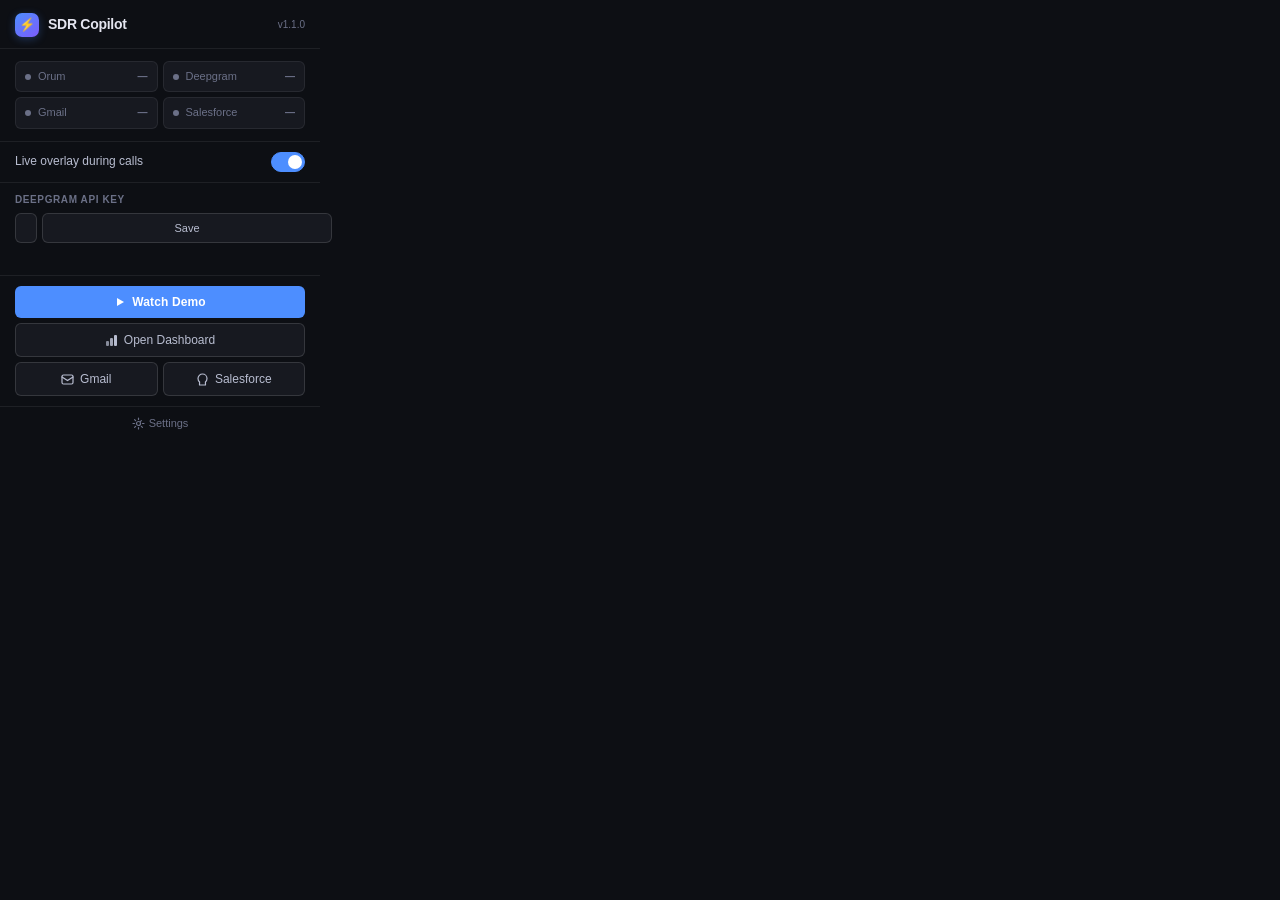
<file: popup/popup.html>
<!DOCTYPE html>
<html lang="en">
<head>
  <meta charset="UTF-8" />
  <meta name="viewport" content="width=device-width, initial-scale=1.0" />
  <title>SDR Copilot</title>
  <style>
    :root {
      --bg: #0d0f14;
      --surface: #171920;
      --surface-2: #1e2028;
      --surface-hover: #23252e;
      --border: rgba(255,255,255,0.07);
      --border-strong: rgba(255,255,255,0.13);
      --text: #e4e5f0;
      --text-2: #b8bdd0;
      --text-3: #6b7087;
      --accent: #4d8eff;
      --accent-dim: rgba(77,142,255,0.12);
      --accent-hover: #3a7af0;
      --success: #22c55e;
      --success-dim: rgba(34,197,94,0.12);
      --warning: #f59e0b;
      --warning-dim: rgba(245,158,11,0.12);
      --error: #ef4444;
      --radius: 8px;
      --radius-sm: 6px;
      --font: 'Inter', -apple-system, BlinkMacSystemFont, 'Segoe UI', sans-serif;
    }

    * { box-sizing: border-box; margin: 0; padding: 0; }

    body {
      width: 320px;
      background: var(--bg);
      color: var(--text);
      font-family: var(--font);
      font-size: 13px;
      line-height: 1.4;
      user-select: none;
    }

    /* ── Header ── */
    .header {
      display: flex;
      align-items: center;
      justify-content: space-between;
      padding: 13px 15px 11px;
      border-bottom: 1px solid var(--border);
    }

    .logo {
      display: flex;
      align-items: center;
      gap: 9px;
    }

    .logo-mark {
      width: 24px;
      height: 24px;
      border-radius: 7px;
      background: linear-gradient(140deg, #4d8eff 0%, #7c5cfc 100%);
      display: flex;
      align-items: center;
      justify-content: center;
      font-size: 13px;
      flex-shrink: 0;
      box-shadow: 0 2px 8px rgba(77,142,255,0.3);
    }

    .logo-name {
      font-size: 14px;
      font-weight: 700;
      letter-spacing: -0.02em;
      color: var(--text);
    }

    .header-right {
      display: flex;
      align-items: center;
      gap: 8px;
    }

    .badge {
      font-size: 9px;
      font-weight: 700;
      letter-spacing: 0.08em;
      text-transform: uppercase;
      border-radius: 4px;
      padding: 2px 6px;
    }

    .badge-demo {
      background: var(--warning-dim);
      color: var(--warning);
      border: 1px solid rgba(245,158,11,0.25);
    }

    .version-tag {
      font-size: 10px;
      color: var(--text-3);
    }

    /* ── Call Banner (shown when Orum tab is active) ── */
    .call-banner {
      display: none;
      align-items: center;
      gap: 10px;
      padding: 9px 15px;
      background: rgba(34,197,94,0.08);
      border-bottom: 1px solid rgba(34,197,94,0.15);
    }

    .call-banner.visible {
      display: flex;
    }

    .call-banner-dot {
      width: 7px;
      height: 7px;
      border-radius: 50%;
      background: var(--success);
      flex-shrink: 0;
      animation: pulse 1.4s ease infinite;
    }

    .call-banner-text {
      font-size: 12px;
      color: var(--success);
      font-weight: 500;
    }

    /* ── Status Grid ── */
    .status-section {
      padding: 12px 15px;
      border-bottom: 1px solid var(--border);
    }

    .status-grid {
      display: grid;
      grid-template-columns: 1fr 1fr;
      gap: 5px;
    }

    .status-item {
      display: flex;
      align-items: center;
      gap: 7px;
      padding: 7px 9px;
      background: var(--surface);
      border-radius: var(--radius-sm);
      border: 1px solid var(--border);
      overflow: hidden;
    }

    .status-dot {
      width: 6px;
      height: 6px;
      border-radius: 50%;
      background: var(--text-3);
      flex-shrink: 0;
    }

    .status-dot.connected { background: var(--success); }
    .status-dot.active {
      background: var(--error);
      animation: pulse 1.4s ease infinite;
    }
    .status-dot.warning { background: var(--warning); }

    @keyframes pulse {
      0%, 100% { opacity: 1; }
      50% { opacity: 0.35; }
    }

    .status-name {
      font-size: 11px;
      color: var(--text-3);
      white-space: nowrap;
      overflow: hidden;
      text-overflow: ellipsis;
    }

    .status-val {
      font-size: 10px;
      font-weight: 600;
      margin-left: auto;
      flex-shrink: 0;
      color: var(--text-3);
    }

    .status-val.ok { color: var(--success); }
    .status-val.warn { color: var(--warning); }

    /* ── Toggle row ── */
    .toggle-row {
      display: flex;
      align-items: center;
      justify-content: space-between;
      padding: 10px 15px;
      border-bottom: 1px solid var(--border);
    }

    .toggle-label {
      font-size: 12px;
      font-weight: 500;
      color: var(--text-2);
    }

    .toggle {
      position: relative;
      width: 34px;
      height: 20px;
      flex-shrink: 0;
    }

    .toggle input {
      opacity: 0;
      width: 0;
      height: 0;
    }

    .toggle-track {
      position: absolute;
      inset: 0;
      border-radius: 10px;
      background: var(--surface-2);
      border: 1px solid var(--border-strong);
      cursor: pointer;
      transition: background 0.2s, border-color 0.2s;
    }

    .toggle-track::after {
      content: '';
      position: absolute;
      top: 2px;
      left: 2px;
      width: 14px;
      height: 14px;
      border-radius: 50%;
      background: var(--text-3);
      transition: transform 0.2s, background 0.2s;
    }

    .toggle input:checked + .toggle-track {
      background: var(--accent);
      border-color: var(--accent);
    }

    .toggle input:checked + .toggle-track::after {
      transform: translateX(14px);
      background: white;
    }

    /* ── API Key Form ── */
    .apikey-section {
      padding: 10px 15px 12px;
      border-bottom: 1px solid var(--border);
    }

    .field-label {
      font-size: 10px;
      font-weight: 600;
      letter-spacing: 0.06em;
      text-transform: uppercase;
      color: var(--text-3);
      margin-bottom: 6px;
    }

    .input-row {
      display: flex;
      gap: 5px;
    }

    .input-field {
      flex: 1;
      background: var(--surface);
      border: 1px solid var(--border-strong);
      border-radius: var(--radius-sm);
      padding: 7px 10px;
      font-family: var(--font);
      font-size: 12px;
      color: var(--text);
      outline: none;
      transition: border-color 0.15s, box-shadow 0.15s;
      min-width: 0;
    }

    .input-field::placeholder { color: var(--text-3); }

    .input-field:focus {
      border-color: var(--accent);
      box-shadow: 0 0 0 2px rgba(77,142,255,0.15);
    }

    .save-msg {
      font-size: 11px;
      color: var(--success);
      margin-top: 5px;
      opacity: 0;
      transition: opacity 0.2s;
    }

    .save-msg.visible { opacity: 1; }

    /* ── Actions ── */
    .actions {
      padding: 10px 15px;
      display: flex;
      flex-direction: column;
      gap: 5px;
      border-bottom: 1px solid var(--border);
    }

    .btn {
      display: flex;
      align-items: center;
      justify-content: center;
      gap: 6px;
      width: 100%;
      padding: 9px 14px;
      border-radius: var(--radius-sm);
      border: none;
      font-family: var(--font);
      font-size: 12px;
      font-weight: 500;
      cursor: pointer;
      transition: background 0.15s, box-shadow 0.15s, color 0.15s;
      white-space: nowrap;
    }

    .btn-primary {
      background: var(--accent);
      color: white;
      font-weight: 600;
      letter-spacing: 0.01em;
    }

    .btn-primary:hover {
      background: var(--accent-hover);
      box-shadow: 0 0 0 3px rgba(77,142,255,0.2);
    }

    .btn-ghost {
      background: var(--surface);
      color: var(--text-2);
      border: 1px solid var(--border-strong);
    }

    .btn-ghost:hover {
      background: var(--surface-hover);
      color: var(--text);
      border-color: rgba(255,255,255,0.2);
    }

    .btn-sm {
      padding: 7px 11px;
      font-size: 11px;
      flex-shrink: 0;
    }

    .btn-row {
      display: flex;
      gap: 5px;
    }

    .btn-row .btn {
      flex: 1;
    }

    /* ── Footer ── */
    .footer {
      display: flex;
      align-items: center;
      justify-content: center;
      padding: 9px 15px;
    }

    .footer-link {
      font-size: 11px;
      color: var(--text-3);
      cursor: pointer;
      transition: color 0.15s;
      text-decoration: none;
      display: flex;
      align-items: center;
      gap: 4px;
    }

    .footer-link:hover { color: var(--text-2); }
  </style>
</head>
<body>

  <!-- Header -->
  <div class="header">
    <div class="logo">
      <div class="logo-mark">⚡</div>
      <span class="logo-name">SDR Copilot</span>
    </div>
    <div class="header-right">
      <span class="badge badge-demo" id="demo-badge" style="display:none;">DEMO</span>
      <span class="version-tag" id="version-label">v1.1.0</span>
    </div>
  </div>

  <!-- Call banner (shown when Orum tab detected) -->
  <div class="call-banner" id="call-banner">
    <span class="call-banner-dot"></span>
    <span class="call-banner-text">Orum tab detected — overlay ready</span>
  </div>

  <!-- Status Grid -->
  <div class="status-section">
    <div class="status-grid">
      <div class="status-item">
        <span class="status-dot" id="si-orum"></span>
        <span class="status-name">Orum</span>
        <span class="status-val" id="sv-orum">—</span>
      </div>
      <div class="status-item">
        <span class="status-dot" id="si-deepgram"></span>
        <span class="status-name">Deepgram</span>
        <span class="status-val" id="sv-deepgram">—</span>
      </div>
      <div class="status-item">
        <span class="status-dot" id="si-google"></span>
        <span class="status-name">Gmail</span>
        <span class="status-val" id="sv-google">—</span>
      </div>
      <div class="status-item">
        <span class="status-dot" id="si-salesforce"></span>
        <span class="status-name">Salesforce</span>
        <span class="status-val" id="sv-salesforce">—</span>
      </div>
    </div>
  </div>

  <!-- Overlay Toggle -->
  <div class="toggle-row">
    <span class="toggle-label">Live overlay during calls</span>
    <label class="toggle">
      <input type="checkbox" id="overlay-toggle" checked />
      <span class="toggle-track"></span>
    </label>
  </div>

  <!-- Deepgram API Key -->
  <div class="apikey-section">
    <div class="field-label">Deepgram API Key</div>
    <div class="input-row">
      <input
        type="password"
        class="input-field"
        id="dg-key-input"
        placeholder="dg_xxxxxxxxxxxxxxxx"
        autocomplete="off"
        spellcheck="false"
      />
      <button class="btn btn-ghost btn-sm" id="dg-save-btn">Save</button>
    </div>
    <div class="save-msg" id="dg-save-msg">✓ Saved — demo mode disabled</div>
  </div>

  <!-- Actions -->
  <div class="actions">
    <button class="btn btn-primary" id="launch-demo-btn">
      <svg width="12" height="12" viewBox="0 0 12 12" fill="none" aria-hidden="true"><path d="M3 2l7 4-7 4V2z" fill="white"/></svg>
      Watch Demo
    </button>
    <button class="btn btn-ghost" id="open-dashboard-btn">
      <svg width="13" height="13" viewBox="0 0 13 13" fill="none" aria-hidden="true"><rect x="1" y="7" width="3" height="5" rx="1" fill="currentColor" opacity="0.7"/><rect x="5" y="4" width="3" height="8" rx="1" fill="currentColor" opacity="0.85"/><rect x="9" y="1" width="3" height="11" rx="1" fill="currentColor"/></svg>
      Open Dashboard
    </button>
    <div class="btn-row">
      <button class="btn btn-ghost" id="connect-google-btn">
        <svg width="13" height="13" viewBox="0 0 13 13" fill="none" aria-hidden="true"><path d="M1 3.5A1.5 1.5 0 0 1 2.5 2h8A1.5 1.5 0 0 1 12 3.5v6A1.5 1.5 0 0 1 10.5 11h-8A1.5 1.5 0 0 1 1 9.5v-6z" stroke="currentColor" stroke-width="1.2"/><path d="M1 4l5.5 3.5L12 4" stroke="currentColor" stroke-width="1.2" stroke-linecap="round"/></svg>
        Gmail
      </button>
      <button class="btn btn-ghost" id="connect-sf-btn">
        <svg width="13" height="13" viewBox="0 0 13 13" fill="none" aria-hidden="true"><path d="M6.5 1C4.015 1 2 3.015 2 5.5c0 1.38.614 2.617 1.587 3.457L3.5 12h6l-.087-3.043A4.496 4.496 0 0 0 11 5.5C11 3.015 8.985 1 6.5 1z" stroke="currentColor" stroke-width="1.2" stroke-linejoin="round"/></svg>
        Salesforce
      </button>
    </div>
  </div>

  <!-- Footer -->
  <div class="footer">
    <span class="footer-link" id="open-options-link">
      <svg width="13" height="13" viewBox="0 0 13 13" fill="none" aria-hidden="true"><circle cx="6.5" cy="6.5" r="2" stroke="currentColor" stroke-width="1.2"/><path d="M6.5 1v1.5M6.5 10.5V12M1 6.5h1.5M10.5 6.5H12M2.575 2.575l1.06 1.06M9.365 9.365l1.06 1.06M9.365 3.635l-1.06 1.06M3.635 9.365l-1.06 1.06" stroke="currentColor" stroke-width="1.2" stroke-linecap="round"/></svg>
      Settings
    </span>
  </div>

  <script src="popup.js"></script>
</body>
</html>
</file>
<file: assets/styles/overlay.css>
/* ─── SDR Copilot — Overlay & Audit Styles ───────────────────────────────── */
/* Design tokens: dark, blur, Inter-style — inspired by Linear / Vercel       */

:root {
  --sdrc-bg: rgba(15, 17, 23, 0.85);
  --sdrc-bg-panel: rgba(30, 31, 38, 0.96);
  --sdrc-bg-hover: rgba(255, 255, 255, 0.05);
  --sdrc-border: rgba(66, 71, 84, 0.2);
  --sdrc-border-strong: rgba(66, 71, 84, 0.35);
  --sdrc-text-primary: #e2e2eb;
  --sdrc-text-secondary: #c2c6d6;
  --sdrc-text-muted: #8c909f;
  --sdrc-accent: #4d8eff;
  --sdrc-accent-hover: #adc6ff;
  --sdrc-accent-light: #adc6ff;
  --sdrc-success: #4edea3;
  --sdrc-warning: #ffb95f;
  --sdrc-error: #ffb4ab;
  --sdrc-red-dot: #ff4757;
  --sdrc-radius: 12px;
  --sdrc-radius-sm: 8px;
  --sdrc-radius-xs: 4px;
  --sdrc-font: 'Inter', -apple-system, BlinkMacSystemFont, 'Segoe UI', sans-serif;
  --sdrc-shadow: 0 24px 64px rgba(0, 0, 0, 0.6), 0 0 20px rgba(59,130,246,0.1);
  --sdrc-width: 340px;
}

/* ─── Overlay Container ────────────────────────────────────────────────────── */

#sdrc-overlay {
  position: fixed;
  bottom: 24px;
  right: 24px;
  width: var(--sdrc-width);
  max-height: 86vh;
  background: var(--sdrc-bg);
  backdrop-filter: blur(20px) saturate(180%);
  -webkit-backdrop-filter: blur(20px) saturate(180%);
  border: 1px solid var(--sdrc-border-strong);
  border-radius: var(--sdrc-radius);
  box-shadow: var(--sdrc-shadow);
  display: flex;
  flex-direction: column;
  font-family: var(--sdrc-font);
  font-size: 13px;
  color: var(--sdrc-text-primary);
  z-index: 2147483647;
  overflow: hidden;
  transition: max-height 0.25s ease, opacity 0.2s ease, transform 0.2s cubic-bezier(0.16, 1, 0.3, 1);
  transform-origin: bottom right;
  animation: sdrc-overlay-enter 0.25s cubic-bezier(0.16, 1, 0.3, 1) forwards;
}

@keyframes sdrc-overlay-enter {
  from {
    opacity: 0;
    transform: translateX(12px) scale(0.97);
  }
  to {
    opacity: 1;
    transform: translateX(0) scale(1);
  }
}

#sdrc-overlay.sdrc-hidden {
  opacity: 0;
  pointer-events: none;
  transform: translateX(12px) scale(0.97);
}

#sdrc-overlay.sdrc-exiting {
  animation: sdrc-overlay-exit 0.18s ease forwards;
}

@keyframes sdrc-overlay-exit {
  from {
    opacity: 1;
    transform: translateX(0) scale(1);
  }
  to {
    opacity: 0;
    transform: translateX(12px) scale(0.97);
  }
}

#sdrc-overlay.sdrc-minimized {
  max-height: 52px;
}

#sdrc-overlay.sdrc-minimized .sdrc-body,
#sdrc-overlay.sdrc-minimized .sdrc-footer {
  display: none;
}

/* ─── Header ───────────────────────────────────────────────────────────────── */

.sdrc-header {
  display: flex;
  align-items: center;
  justify-content: space-between;
  padding: 10px 14px;
  border-bottom: 1px solid var(--sdrc-border);
  flex-shrink: 0;
  user-select: none;
}

.sdrc-header-left {
  display: flex;
  align-items: center;
  gap: 8px;
  overflow: hidden;
}

.sdrc-header-right {
  display: flex;
  align-items: center;
  gap: 6px;
  flex-shrink: 0;
}

.sdrc-title {
  font-size: 12px;
  font-weight: 600;
  letter-spacing: 0.02em;
  color: var(--sdrc-text-primary);
  white-space: nowrap;
}

.sdrc-prospect-name {
  font-size: 11px;
  color: var(--sdrc-text-secondary);
  white-space: nowrap;
  overflow: hidden;
  text-overflow: ellipsis;
  max-width: 120px;
}

/* Recording dot */
.sdrc-status-dot {
  width: 8px;
  height: 8px;
  border-radius: 50%;
  background: var(--sdrc-text-muted);
  flex-shrink: 0;
  transition: background 0.3s ease;
}

.sdrc-status-dot.sdrc-recording {
  background: var(--sdrc-red-dot);
  animation: sdrc-pulse-dot 1.4s ease-in-out infinite;
}

@keyframes sdrc-pulse-dot {
  0%, 100% { opacity: 1; transform: scale(1); }
  50% { opacity: 0.5; transform: scale(0.8); }
}

.sdrc-timer {
  font-size: 11px;
  font-variant-numeric: tabular-nums;
  color: var(--sdrc-text-secondary);
  letter-spacing: 0.04em;
}

.sdrc-btn-icon {
  background: none;
  border: none;
  color: var(--sdrc-text-secondary);
  cursor: pointer;
  font-size: 15px;
  line-height: 1;
  padding: 2px 5px;
  border-radius: 4px;
  transition: color 0.15s, background 0.15s;
}
.sdrc-btn-icon:hover {
  color: var(--sdrc-text-primary);
  background: var(--sdrc-bg-hover);
}

/* ─── Body ─────────────────────────────────────────────────────────────────── */

.sdrc-body {
  flex: 1;
  overflow-y: auto;
  overflow-x: hidden;
  display: flex;
  flex-direction: column;
  gap: 1px;
  scrollbar-width: thin;
  scrollbar-color: rgba(255,255,255,0.1) transparent;
}

.sdrc-body::-webkit-scrollbar { width: 4px; }
.sdrc-body::-webkit-scrollbar-track { background: transparent; }
.sdrc-body::-webkit-scrollbar-thumb { background: rgba(255,255,255,0.12); border-radius: 2px; }

/* ─── Panels ───────────────────────────────────────────────────────────────── */

.sdrc-panel {
  background: var(--sdrc-bg-panel);
  border-bottom: 1px solid var(--sdrc-border);
}

.sdrc-panel.sdrc-hidden { display: none; }

.sdrc-panel-header {
  display: flex;
  align-items: center;
  justify-content: space-between;
  padding: 8px 14px 4px;
}

.sdrc-panel-title {
  font-size: 10px;
  font-weight: 600;
  letter-spacing: 0.08em;
  text-transform: uppercase;
  color: var(--sdrc-text-muted);
}

/* ─── Transcript ───────────────────────────────────────────────────────────── */

.sdrc-transcript {
  max-height: 180px;
  overflow-y: auto;
  padding: 6px 14px 10px;
  display: flex;
  flex-direction: column;
  gap: 6px;
  scrollbar-width: thin;
  scrollbar-color: rgba(255,255,255,0.08) transparent;
}

.sdrc-transcript::-webkit-scrollbar { width: 3px; }
.sdrc-transcript::-webkit-scrollbar-thumb { background: rgba(255,255,255,0.1); }

.sdrc-transcript-line {
  display: flex;
  align-items: baseline;
  gap: 7px;
  animation: sdrc-fade-in 0.2s ease;
}

@keyframes sdrc-fade-in {
  from { opacity: 0; transform: translateY(4px); }
  to   { opacity: 1; transform: translateY(0); }
}

.sdrc-speaker-badge {
  font-size: 10px;
  font-weight: 600;
  letter-spacing: 0.04em;
  white-space: nowrap;
  flex-shrink: 0;
  border-radius: 3px;
  padding: 1px 5px;
}

.sdrc-speaker-you .sdrc-speaker-badge {
  background: rgba(77, 142, 255, 0.18);
  color: #adc6ff;
}

.sdrc-speaker-prospect .sdrc-speaker-badge {
  background: rgba(78, 222, 163, 0.15);
  color: #4edea3;
}

.sdrc-speaker-system .sdrc-speaker-badge {
  background: rgba(255,255,255,0.06);
  color: var(--sdrc-text-muted);
}

.sdrc-transcript-text {
  font-size: 12.5px;
  line-height: 1.5;
  color: var(--sdrc-text-primary);
}

.sdrc-interim {
  color: var(--sdrc-text-secondary);
  font-style: italic;
}

/* Talk-time bar */
.sdrc-talk-time-bar {
  display: flex;
  height: 3px;
  border-radius: 2px;
  overflow: hidden;
  width: 80px;
  background: rgba(255,255,255,0.06);
}

.sdrc-talktime-you {
  background: var(--sdrc-accent);
  transition: width 0.5s ease;
}

.sdrc-talktime-prospect {
  background: var(--sdrc-success);
  transition: width 0.5s ease;
}

/* ─── Objection Cards ──────────────────────────────────────────────────────── */

.sdrc-objections {
  padding: 6px 14px 10px;
  display: flex;
  flex-direction: column;
  gap: 6px;
}

.sdrc-objection-card {
  border: 1px solid var(--obj-color, var(--sdrc-border-strong));
  border-left-width: 3px;
  border-radius: var(--sdrc-radius-sm);
  padding: 8px 10px;
  background: rgba(255, 255, 255, 0.03);
  opacity: 0;
  transform: translateX(8px);
  transition: opacity 0.2s ease, transform 0.2s ease;
}

.sdrc-objection-card.sdrc-obj-visible {
  opacity: 1;
  transform: translateX(0);
}

.sdrc-obj-header {
  display: flex;
  align-items: center;
  gap: 7px;
}

.sdrc-obj-emoji { font-size: 13px; }

.sdrc-obj-label {
  font-size: 12px;
  font-weight: 600;
  color: var(--sdrc-text-primary);
  flex: 1;
}

.sdrc-obj-dismiss {
  background: none;
  border: none;
  color: var(--sdrc-text-muted);
  cursor: pointer;
  font-size: 14px;
  padding: 0 3px;
  line-height: 1;
  border-radius: 3px;
  transition: color 0.15s;
}
.sdrc-obj-dismiss:hover { color: var(--sdrc-text-primary); }

/* ─── Suggestion Chips ─────────────────────────────────────────────────────── */

.sdrc-suggestions {
  padding: 6px 14px 10px;
  display: flex;
  flex-direction: column;
  gap: 5px;
}

.sdrc-no-suggestions {
  color: var(--sdrc-text-muted);
  font-size: 11px;
  margin: 0;
  padding: 2px 0;
}

.sdrc-suggestion-chip {
  font-size: 12px;
  line-height: 1.45;
  padding: 7px 10px;
  border-radius: var(--sdrc-radius-sm);
  background: rgba(255, 255, 255, 0.04);
  border: 1px solid var(--sdrc-border);
  color: var(--sdrc-text-primary);
  cursor: pointer;
  transition: background 0.15s, border-color 0.15s, color 0.15s;
}

.sdrc-suggestion-chip:hover {
  background: rgba(77, 142, 255, 0.12);
  border-color: rgba(77, 142, 255, 0.4);
  color: #adc6ff;
}

.sdrc-suggestion-chip.sdrc-chip-copied {
  background: rgba(78, 222, 163, 0.12);
  border-color: rgba(78, 222, 163, 0.4);
  color: var(--sdrc-success);
}

/* ─── Post-call Panel ──────────────────────────────────────────────────────── */

.sdrc-postcall-content {
  padding: 10px 14px 12px;
}

.sdrc-postcall-stats {
  display: flex;
  gap: 8px;
  margin-bottom: 12px;
}

.sdrc-postcall-stat {
  flex: 1;
  background: rgba(255,255,255,0.04);
  border: 1px solid var(--sdrc-border);
  border-radius: var(--sdrc-radius-sm);
  padding: 8px;
  text-align: center;
}

.sdrc-stat-val {
  display: block;
  font-size: 18px;
  font-weight: 700;
  color: var(--sdrc-text-primary);
  letter-spacing: -0.02em;
}

.sdrc-stat-lbl {
  display: block;
  font-size: 10px;
  color: var(--sdrc-text-muted);
  margin-top: 2px;
}

.sdrc-postcall-section {
  margin-bottom: 10px;
}

.sdrc-postcall-label {
  font-size: 10px;
  font-weight: 600;
  text-transform: uppercase;
  letter-spacing: 0.07em;
  color: var(--sdrc-text-muted);
  margin-bottom: 6px;
}

.sdrc-tag-list {
  display: flex;
  flex-wrap: wrap;
  gap: 5px;
}

.sdrc-tag {
  font-size: 11px;
  padding: 3px 8px;
  border-radius: 20px;
  background: rgba(255,255,255,0.07);
  border: 1px solid var(--sdrc-border);
  color: var(--sdrc-text-secondary);
}

.sdrc-followup-list {
  margin: 0;
  padding-left: 16px;
  color: var(--sdrc-text-primary);
  font-size: 12px;
  line-height: 1.8;
}

.sdrc-postcall-actions {
  display: flex;
  flex-direction: column;
  gap: 6px;
  margin-top: 12px;
}

.sdrc-full-width { width: 100%; }

.sdrc-postcall-status {
  font-size: 11px;
  color: var(--sdrc-text-secondary);
  text-align: center;
  margin-top: 8px;
  min-height: 16px;
}

.sdrc-status-error { color: var(--sdrc-error); }
.sdrc-status-success { color: var(--sdrc-success); }

/* ─── Footer ───────────────────────────────────────────────────────────────── */

.sdrc-footer {
  display: flex;
  gap: 6px;
  padding: 10px 14px;
  border-top: 1px solid var(--sdrc-border);
  flex-shrink: 0;
}

/* ─── Buttons ──────────────────────────────────────────────────────────────── */

.sdrc-btn {
  font-family: var(--sdrc-font);
  font-size: 12px;
  font-weight: 500;
  padding: 6px 12px;
  border-radius: var(--sdrc-radius-xs);
  border: none;
  cursor: pointer;
  transition: background 0.15s, color 0.15s, box-shadow 0.15s;
  white-space: nowrap;
  flex: 1;
}

.sdrc-btn-primary {
  background: var(--sdrc-accent);
  color: #fff;
}
.sdrc-btn-primary:hover {
  background: var(--sdrc-accent-hover);
  box-shadow: 0 0 0 3px rgba(99,102,241,0.25);
}

.sdrc-btn-ghost {
  background: rgba(255,255,255,0.06);
  color: var(--sdrc-text-secondary);
  border: 1px solid var(--sdrc-border);
}
.sdrc-btn-ghost:hover {
  background: rgba(255,255,255,0.1);
  color: var(--sdrc-text-primary);
}

/* ─── PDM Audit Highlights ─────────────────────────────────────────────────── */

.sdrc-audit-fail {
  outline: 2px solid rgba(239, 68, 68, 0.5) !important;
  outline-offset: -2px;
  background-color: rgba(239, 68, 68, 0.05) !important;
}

.sdrc-audit-warn {
  outline: 2px solid rgba(245, 158, 11, 0.4) !important;
  outline-offset: -2px;
  background-color: rgba(245, 158, 11, 0.04) !important;
}

.sdrc-audit-pass {
  outline: 2px solid rgba(16, 185, 129, 0.3) !important;
  outline-offset: -2px;
}

.sdrc-audit-tooltip {
  position: absolute;
  top: 4px;
  right: 4px;
  font-family: var(--sdrc-font);
  font-size: 10px;
  background: rgba(13,14,17,0.95);
  color: var(--sdrc-error);
  border: 1px solid rgba(239,68,68,0.4);
  border-radius: 4px;
  padding: 2px 6px;
  pointer-events: none;
  z-index: 100000;
  white-space: nowrap;
}

/* ─── PDM Audit Badge ──────────────────────────────────────────────────────── */

#sdrc-audit-badge {
  position: fixed;
  top: 16px;
  right: 16px;
  z-index: 2147483646;
  background: rgba(13, 14, 17, 0.94);
  backdrop-filter: blur(12px);
  border-radius: 10px;
  padding: 10px 14px;
  font-family: var(--sdrc-font);
  font-size: 12px;
  color: var(--sdrc-text-primary);
  border: 1px solid var(--sdrc-border-strong);
  box-shadow: 0 8px 32px rgba(0,0,0,0.5);
  min-width: 160px;
  animation: sdrc-fade-in 0.2s ease;
}

#sdrc-audit-badge.all-pass {
  border-color: rgba(16, 185, 129, 0.3);
}

#sdrc-audit-badge.has-issues {
  border-color: rgba(245, 158, 11, 0.35);
}

.sdrc-audit-badge-header {
  display: flex;
  align-items: center;
  gap: 6px;
  margin-bottom: 5px;
}

.sdrc-audit-icon { font-size: 14px; }

.sdrc-audit-title {
  font-size: 11px;
  font-weight: 600;
  letter-spacing: 0.06em;
  text-transform: uppercase;
  color: var(--sdrc-text-secondary);
}

.sdrc-audit-stats {
  display: flex;
  align-items: center;
  gap: 5px;
  font-size: 13px;
  font-weight: 600;
}

.sdrc-stat-pass { color: var(--sdrc-success); }
.sdrc-stat-fail { color: var(--sdrc-error); }
.sdrc-stat-sep  { color: var(--sdrc-text-muted); }
.sdrc-stat-pct  { color: var(--sdrc-text-secondary); font-size: 11px; margin-left: 4px; }

.sdrc-audit-breakdown {
  margin-top: 6px;
  font-size: 11px;
  color: var(--sdrc-text-muted);
  line-height: 1.6;
  border-top: 1px solid var(--sdrc-border);
  padding-top: 6px;
}

/* ─── Demo Mode Badge ──────────────────────────────────────────────────────── */

.sdrc-demo-mode-badge {
  font-size: 9px;
  font-weight: 700;
  letter-spacing: 0.08em;
  text-transform: uppercase;
  background: rgba(245, 158, 11, 0.12);
  color: #f59e0b;
  border: 1px solid rgba(245, 158, 11, 0.25);
  border-radius: 3px;
  padding: 2px 5px;
  flex-shrink: 0;
}

/* ─── Scrollbar polish ─────────────────────────────────────────────────────── */

* { box-sizing: border-box; }
</file>
